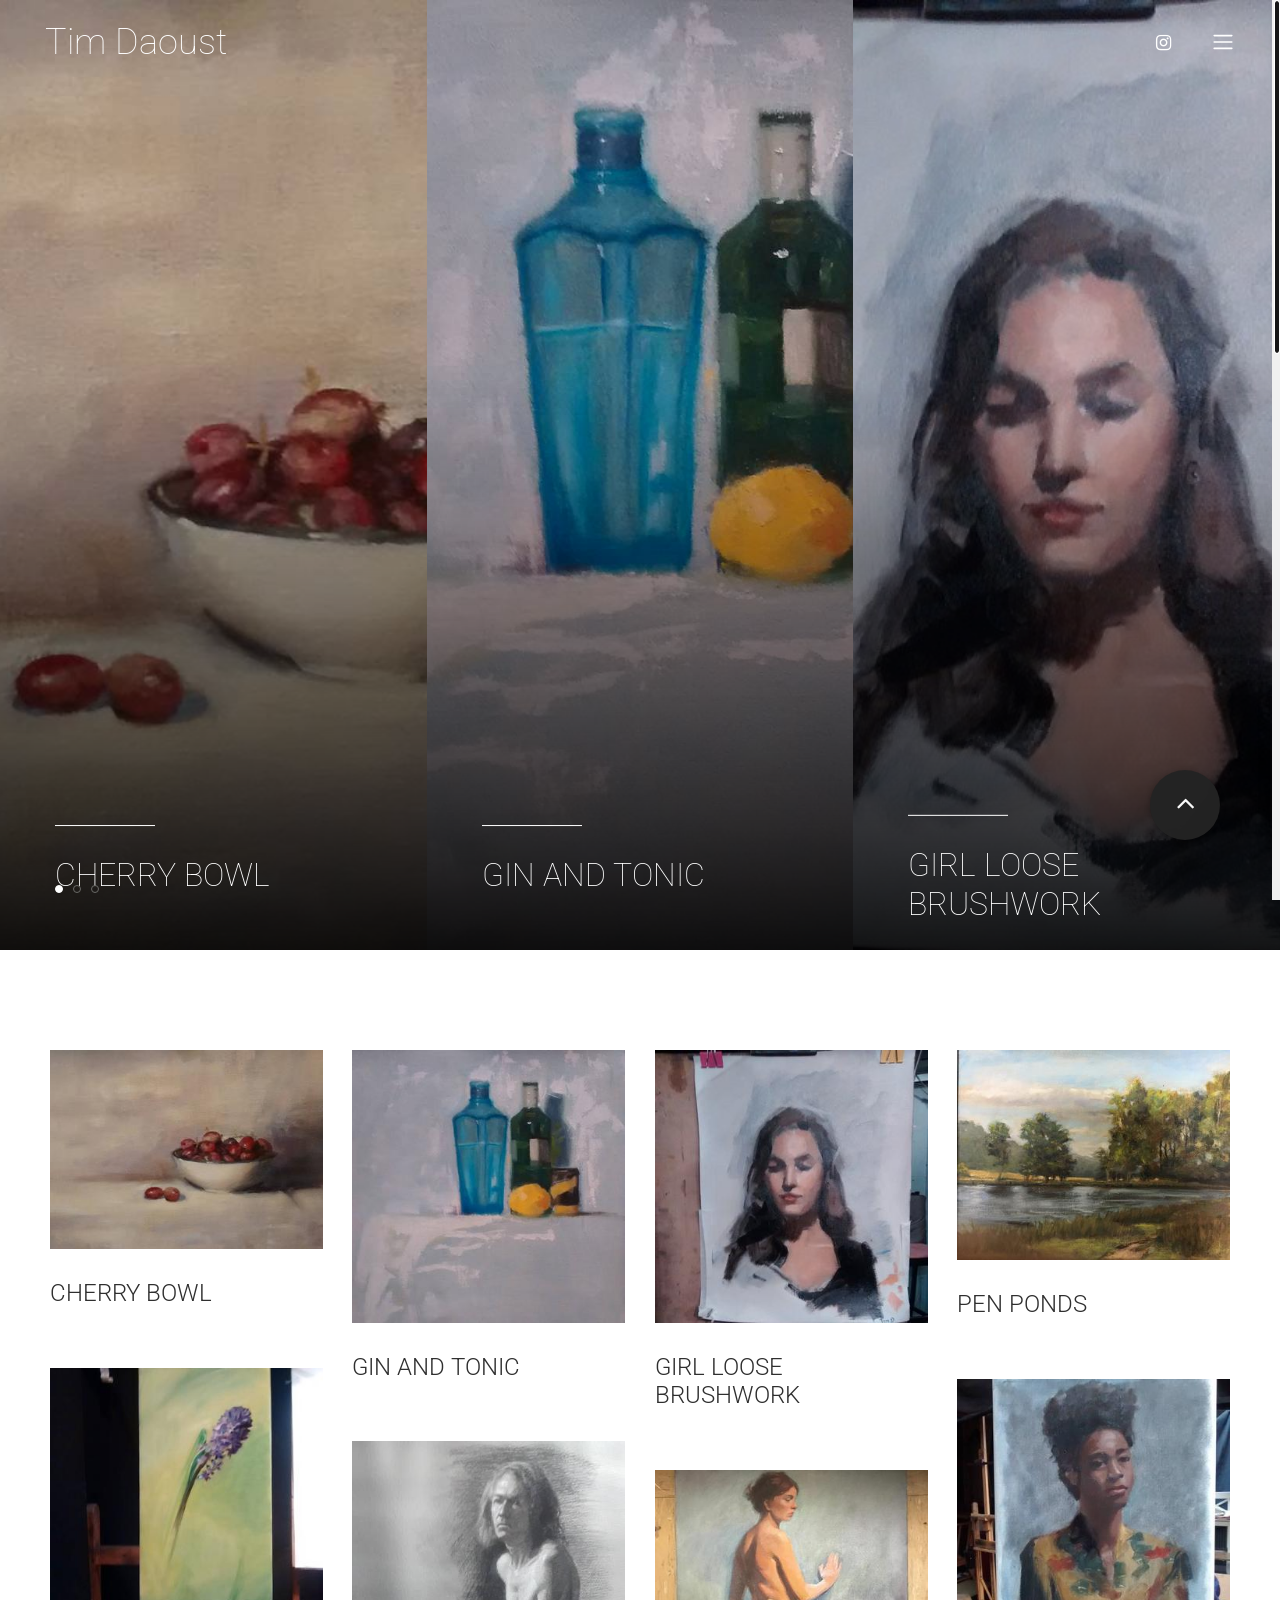
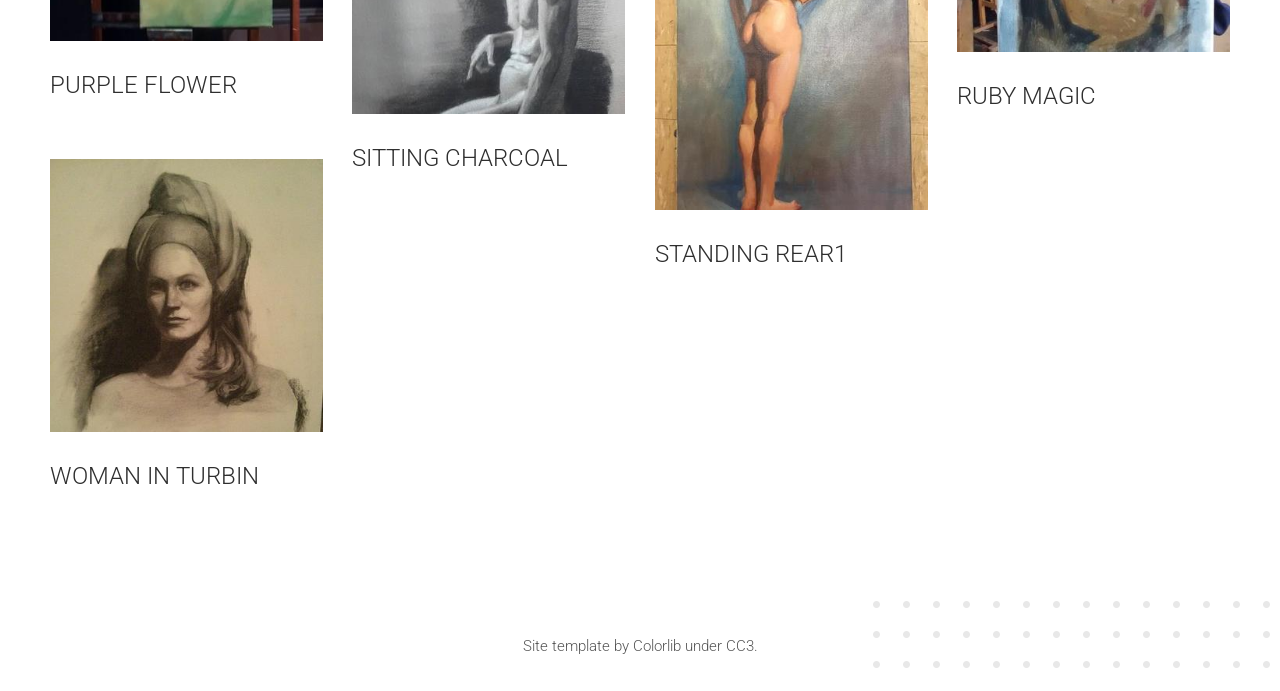
<file: index.html>
<!DOCTYPE html>
<html lang="en">

<head>
    <meta charset="UTF-8">
    <meta name="description" content="">
    <meta http-equiv="X-UA-Compatible" content="IE=edge">
    <meta name="viewport" content="width=device-width, initial-scale=1, shrink-to-fit=no">
    <!-- The above 4 meta tags *must* come first in the head; any other head content must come *after* these tags -->

    <!-- Title  -->
    <title>Tim Daoust</title>

    <!-- Favicon  -->
    <link rel="icon" href="img/core-img/favicon.ico">

    <!-- Style CSS -->
    <link rel="stylesheet" href="style.css">

</head>

<body>
    <!-- Preloader Start -->
    <div id="preloader">
        <div class="preload-content">
            <div id="sonar-load"></div>
        </div>
    </div>
    <!-- Preloader End -->

    <!-- Grids -->
    <div class="grids d-flex justify-content-between">
        <div class="grid1"></div>
        <div class="grid2"></div>
        <div class="grid3"></div>
        <div class="grid4"></div>
        <div class="grid5"></div>
        <div class="grid6"></div>
        <div class="grid7"></div>
        <div class="grid8"></div>
        <div class="grid9"></div>
    </div>

    <!-- ***** Main Menu Area Start ***** -->

    <div class="mainMenu d-flex align-items-center justify-content-between">
        <!-- Close Icon -->
        <div class="closeIcon">
            <i class="ti-close" aria-hidden="true"></i>
        </div>
        <!-- Logo Area -->
        <div class="logo-area">
            <a href="index.html">Tim Daoust</a>
        </div>
        <!-- Nav -->
        <div class="sonarNav wow fadeInUp" data-wow-delay="1s">
            <nav>
                <ul>
                    <li class="nav-item active">
                        <a class="nav-link" href="index.html">Home</a>
                    </li>
                    <li class="nav-item">
                        <a class="nav-link" href="about-me.html">About</a>
                    </li>
                    <li class="nav-item">
                        <a class="nav-link" href="portfolio.html">Portfolio</a>
                    </li>
                    <li class="nav-item">
                        <a class="nav-link" href="contact.html">Contact</a>
                    </li>
                </ul>
            </nav>
        </div>
        <!-- Copwrite Text -->
        <div class="copywrite-text">
            <p><!-- Link back to Colorlib can't be removed. Template is licensed under CC BY 3.0. -->
 Site template by <a href="https://colorlib.com" target="_blank">Colorlib</a> under <a href="https://creativecommons.org/licenses/by-nc/3.0/us/" target="_blank">CC3</a>.  
<!-- Link back to Colorlib can't be removed. Template is licensed under CC BY 3.0. -->
</p>
        </div>
    </div>
        <!-- ***** Main Menu Area End ***** -->

    <!-- ***** Header Area Start ***** -->

<header class="header-area">
        <div class="container-fluid">
            <div class="row">
                <div class="col-12">
                    <div class="menu-area d-flex justify-content-between">
                        <!-- Logo Area  -->
                        <div class="logo-area">
                            <a href="index.html">Tim Daoust</a>
                        </div>

                        <div class="menu-content-area d-flex align-items-center">
                            <!-- Header Social Area -->
                            <div class="header-social-area d-flex align-items-center">
                                <a href="https://www.instagram.com/digitalcoffeeink/" data-toggle="tooltip" data-placement="bottom" title="Instagram"><i class="fa fa-instagram" aria-hidden="true"></i></a>
                            </div>
                            <!-- Menu Icon -->
                            <span class="navbar-toggler-icon" id="menuIcon"></span>
                        </div>
                    </div>
                </div>
            </div>
        </div>
    </header>    
    <!-- ***** Header Area End ***** -->

    <!-- ***** Hero Area Start ***** -->
    <section class="hero-area">
        <div class="hero-slides owl-carousel">


            <!-- Single Hero Slide -->
            <div class="single-hero-slide bg-img slide-background-overlay" style="background-image: url(img/mainpage-img/main_header/cherry_bowl.jpg);">
                <div class="container h-100">
                    <div class="row h-100 align-items-end">
                        <div class="col-12">
                            <div class="hero-slides-content">
                                <div class="line"></div>
                                <h2>CHERRY BOWL</h2>
                            </div>
                        </div>
                    </div>
                </div>
            </div>
            <!-- Single Hero Slide -->
            <div class="single-hero-slide bg-img slide-background-overlay" style="background-image: url(img/mainpage-img/main_header/gin_and_tonic.jpg);">
                <div class="container h-100">
                    <div class="row h-100 align-items-end">
                        <div class="col-12">
                            <div class="hero-slides-content">
                                <div class="line"></div>
                                <h2>GIN AND TONIC</h2>
                            </div>
                        </div>
                    </div>
                </div>
            </div>
            <!-- Single Hero Slide -->
            <div class="single-hero-slide bg-img slide-background-overlay" style="background-image: url(img/mainpage-img/main_header/girl_loose_brushwork.jpg);">
                <div class="container h-100">
                    <div class="row h-100 align-items-end">
                        <div class="col-12">
                            <div class="hero-slides-content">
                                <div class="line"></div>
                                <h2>GIRL LOOSE BRUSHWORK</h2>
                            </div>
                        </div>
                    </div>
                </div>
            </div>
            <!-- Single Hero Slide -->
            <div class="single-hero-slide bg-img slide-background-overlay" style="background-image: url(img/mainpage-img/main_header/pen_ponds.jpg);">
                <div class="container h-100">
                    <div class="row h-100 align-items-end">
                        <div class="col-12">
                            <div class="hero-slides-content">
                                <div class="line"></div>
                                <h2>PEN PONDS</h2>
                            </div>
                        </div>
                    </div>
                </div>
            </div>
            <!-- Single Hero Slide -->
            <div class="single-hero-slide bg-img slide-background-overlay" style="background-image: url(img/mainpage-img/main_header/purple_flower.jpg);">
                <div class="container h-100">
                    <div class="row h-100 align-items-end">
                        <div class="col-12">
                            <div class="hero-slides-content">
                                <div class="line"></div>
                                <h2>PURPLE FLOWER</h2>
                            </div>
                        </div>
                    </div>
                </div>
            </div>
            <!-- Single Hero Slide -->
            <div class="single-hero-slide bg-img slide-background-overlay" style="background-image: url(img/mainpage-img/main_header/ruby_magic.jpg);">
                <div class="container h-100">
                    <div class="row h-100 align-items-end">
                        <div class="col-12">
                            <div class="hero-slides-content">
                                <div class="line"></div>
                                <h2>RUBY MAGIC</h2>
                            </div>
                        </div>
                    </div>
                </div>
            </div>
            <!-- Single Hero Slide -->
            <div class="single-hero-slide bg-img slide-background-overlay" style="background-image: url(img/mainpage-img/main_header/sitting_charcoal.jpg);">
                <div class="container h-100">
                    <div class="row h-100 align-items-end">
                        <div class="col-12">
                            <div class="hero-slides-content">
                                <div class="line"></div>
                                <h2>SITTING CHARCOAL</h2>
                            </div>
                        </div>
                    </div>
                </div>
            </div>
            <!-- Single Hero Slide -->
            <div class="single-hero-slide bg-img slide-background-overlay" style="background-image: url(img/mainpage-img/main_header/standing_rear1.jpg);">
                <div class="container h-100">
                    <div class="row h-100 align-items-end">
                        <div class="col-12">
                            <div class="hero-slides-content">
                                <div class="line"></div>
                                <h2>STANDING REAR1</h2>
                            </div>
                        </div>
                    </div>
                </div>
            </div>
            <!-- Single Hero Slide -->
            <div class="single-hero-slide bg-img slide-background-overlay" style="background-image: url(img/mainpage-img/main_header/woman_in_turbin.jpg);">
                <div class="container h-100">
                    <div class="row h-100 align-items-end">
                        <div class="col-12">
                            <div class="hero-slides-content">
                                <div class="line"></div>
                                <h2>WOMAN IN TURBIN</h2>
                            </div>
                        </div>
                    </div>
                </div>
            </div>


        </div>
    </section>
    <!-- ***** Hero Area End ***** -->

    <!-- ***** Portfolio Area Start ***** -->
    <section class="sonar-projects-area" id="projects">
        <div class="container-fluid">
            <div class="row sonar-portfolio">


                <!-- Single gallery Item -->
                <div class="col-12 col-sm-6 col-lg-3 single_gallery_item  wow fadeInUpBig" data-wow-delay="300ms">
                    <a class="gallery-img" href="img/mainpage-img/main_portfolio/cherry_bowl.jpg"><img src="img/thumbnails/mainpage-img/main_portfolio/cherry_bowl_sm.jpg" alt=""></a>
                    <!-- Gallery Content -->
                    <div class="gallery-content">
                        <h4>CHERRY BOWL</h4>
                        <p></p>
                    </div>
                </div>	
                <!-- Single gallery Item -->
                <div class="col-12 col-sm-6 col-lg-3 single_gallery_item  wow fadeInUpBig" data-wow-delay="300ms">
                    <a class="gallery-img" href="img/mainpage-img/main_portfolio/gin_and_tonic.jpg"><img src="img/thumbnails/mainpage-img/main_portfolio/gin_and_tonic_sm.jpg" alt=""></a>
                    <!-- Gallery Content -->
                    <div class="gallery-content">
                        <h4>GIN AND TONIC</h4>
                        <p></p>
                    </div>
                </div>	
                <!-- Single gallery Item -->
                <div class="col-12 col-sm-6 col-lg-3 single_gallery_item  wow fadeInUpBig" data-wow-delay="300ms">
                    <a class="gallery-img" href="img/mainpage-img/main_portfolio/girl_loose_brushwork.jpg"><img src="img/thumbnails/mainpage-img/main_portfolio/girl_loose_brushwork_sm.jpg" alt=""></a>
                    <!-- Gallery Content -->
                    <div class="gallery-content">
                        <h4>GIRL LOOSE BRUSHWORK</h4>
                        <p></p>
                    </div>
                </div>	
                <!-- Single gallery Item -->
                <div class="col-12 col-sm-6 col-lg-3 single_gallery_item  wow fadeInUpBig" data-wow-delay="300ms">
                    <a class="gallery-img" href="img/mainpage-img/main_portfolio/pen_ponds.jpg"><img src="img/thumbnails/mainpage-img/main_portfolio/pen_ponds_sm.jpg" alt=""></a>
                    <!-- Gallery Content -->
                    <div class="gallery-content">
                        <h4>PEN PONDS</h4>
                        <p></p>
                    </div>
                </div>	
                <!-- Single gallery Item -->
                <div class="col-12 col-sm-6 col-lg-3 single_gallery_item  wow fadeInUpBig" data-wow-delay="300ms">
                    <a class="gallery-img" href="img/mainpage-img/main_portfolio/purple_flower.jpg"><img src="img/thumbnails/mainpage-img/main_portfolio/purple_flower_sm.jpg" alt=""></a>
                    <!-- Gallery Content -->
                    <div class="gallery-content">
                        <h4>PURPLE FLOWER</h4>
                        <p></p>
                    </div>
                </div>	
                <!-- Single gallery Item -->
                <div class="col-12 col-sm-6 col-lg-3 single_gallery_item  wow fadeInUpBig" data-wow-delay="300ms">
                    <a class="gallery-img" href="img/mainpage-img/main_portfolio/ruby_magic.jpg"><img src="img/thumbnails/mainpage-img/main_portfolio/ruby_magic_sm.jpg" alt=""></a>
                    <!-- Gallery Content -->
                    <div class="gallery-content">
                        <h4>RUBY MAGIC</h4>
                        <p></p>
                    </div>
                </div>	
                <!-- Single gallery Item -->
                <div class="col-12 col-sm-6 col-lg-3 single_gallery_item  wow fadeInUpBig" data-wow-delay="300ms">
                    <a class="gallery-img" href="img/mainpage-img/main_portfolio/sitting_charcoal.jpg"><img src="img/thumbnails/mainpage-img/main_portfolio/sitting_charcoal_sm.jpg" alt=""></a>
                    <!-- Gallery Content -->
                    <div class="gallery-content">
                        <h4>SITTING CHARCOAL</h4>
                        <p></p>
                    </div>
                </div>	
                <!-- Single gallery Item -->
                <div class="col-12 col-sm-6 col-lg-3 single_gallery_item  wow fadeInUpBig" data-wow-delay="300ms">
                    <a class="gallery-img" href="img/mainpage-img/main_portfolio/standing_rear1.jpg"><img src="img/thumbnails/mainpage-img/main_portfolio/standing_rear1_sm.jpg" alt=""></a>
                    <!-- Gallery Content -->
                    <div class="gallery-content">
                        <h4>STANDING REAR1</h4>
                        <p></p>
                    </div>
                </div>	
                <!-- Single gallery Item -->
                <div class="col-12 col-sm-6 col-lg-3 single_gallery_item  wow fadeInUpBig" data-wow-delay="300ms">
                    <a class="gallery-img" href="img/mainpage-img/main_portfolio/woman_in_turbin.jpg"><img src="img/thumbnails/mainpage-img/main_portfolio/woman_in_turbin_sm.jpg" alt=""></a>
                    <!-- Gallery Content -->
                    <div class="gallery-content">
                        <h4>WOMAN IN TURBIN</h4>
                        <p></p>
                    </div>
                </div>	


        </div>
    </section>
    <!-- ***** Portfolio Area End ***** -->

    <!-- ***** Footer Area Start ***** -->

    <footer class="footer-area">
        <!-- back end content -->
        <div class="backEnd-content">
            <img class="dots" src="img/core-img/dots.png" alt="">
        </div>
        <div class="container">
            <div class="row">
                <div class="col-12">
                    <!-- Copywrite Text -->
                    <div class="copywrite-text">
                        <p><!-- Link back to Colorlib can't be removed. Template is licensed under CC BY 3.0. -->
Site template by <a href="https://colorlib.com" target="_blank">Colorlib</a> under <a href="https://creativecommons.org/licenses/by-nc/3.0/us/" target="_blank">CC3</a>.  
<!-- Link back to Colorlib can't be removed. Template is licensed under CC BY 3.0. -->
</p>
                    </div>
                </div>
            </div>
        </div>
    </footer>
        <!-- ***** Footer Area End ***** -->

    <!-- Global site tag (gtag.js) - Google Analytics -->
    <script async src="https://www.googletagmanager.com/gtag/js?id=UA-153110946-1"></script>
    <script>
      window.dataLayer = window.dataLayer || [];
      function gtag(){dataLayer.push(arguments);}
      gtag('js', new Date());
      gtag('config', 'UA-153110946-1');
    </script>

    <!-- jQuery (Necessary for All JavaScript Plugins) -->
    <script src="js/jquery/jquery-2.2.4.min.js"></script>
    <!-- Popper js -->
    <script src="js/popper.min.js"></script>
    <!-- Bootstrap js -->
    <script src="js/bootstrap.min.js"></script>
    <!-- Plugins js -->
    <script src="js/plugins.js"></script>
    <!-- Active js -->
    <script src="js/active.js"></script>

</body>

</html>
</file>
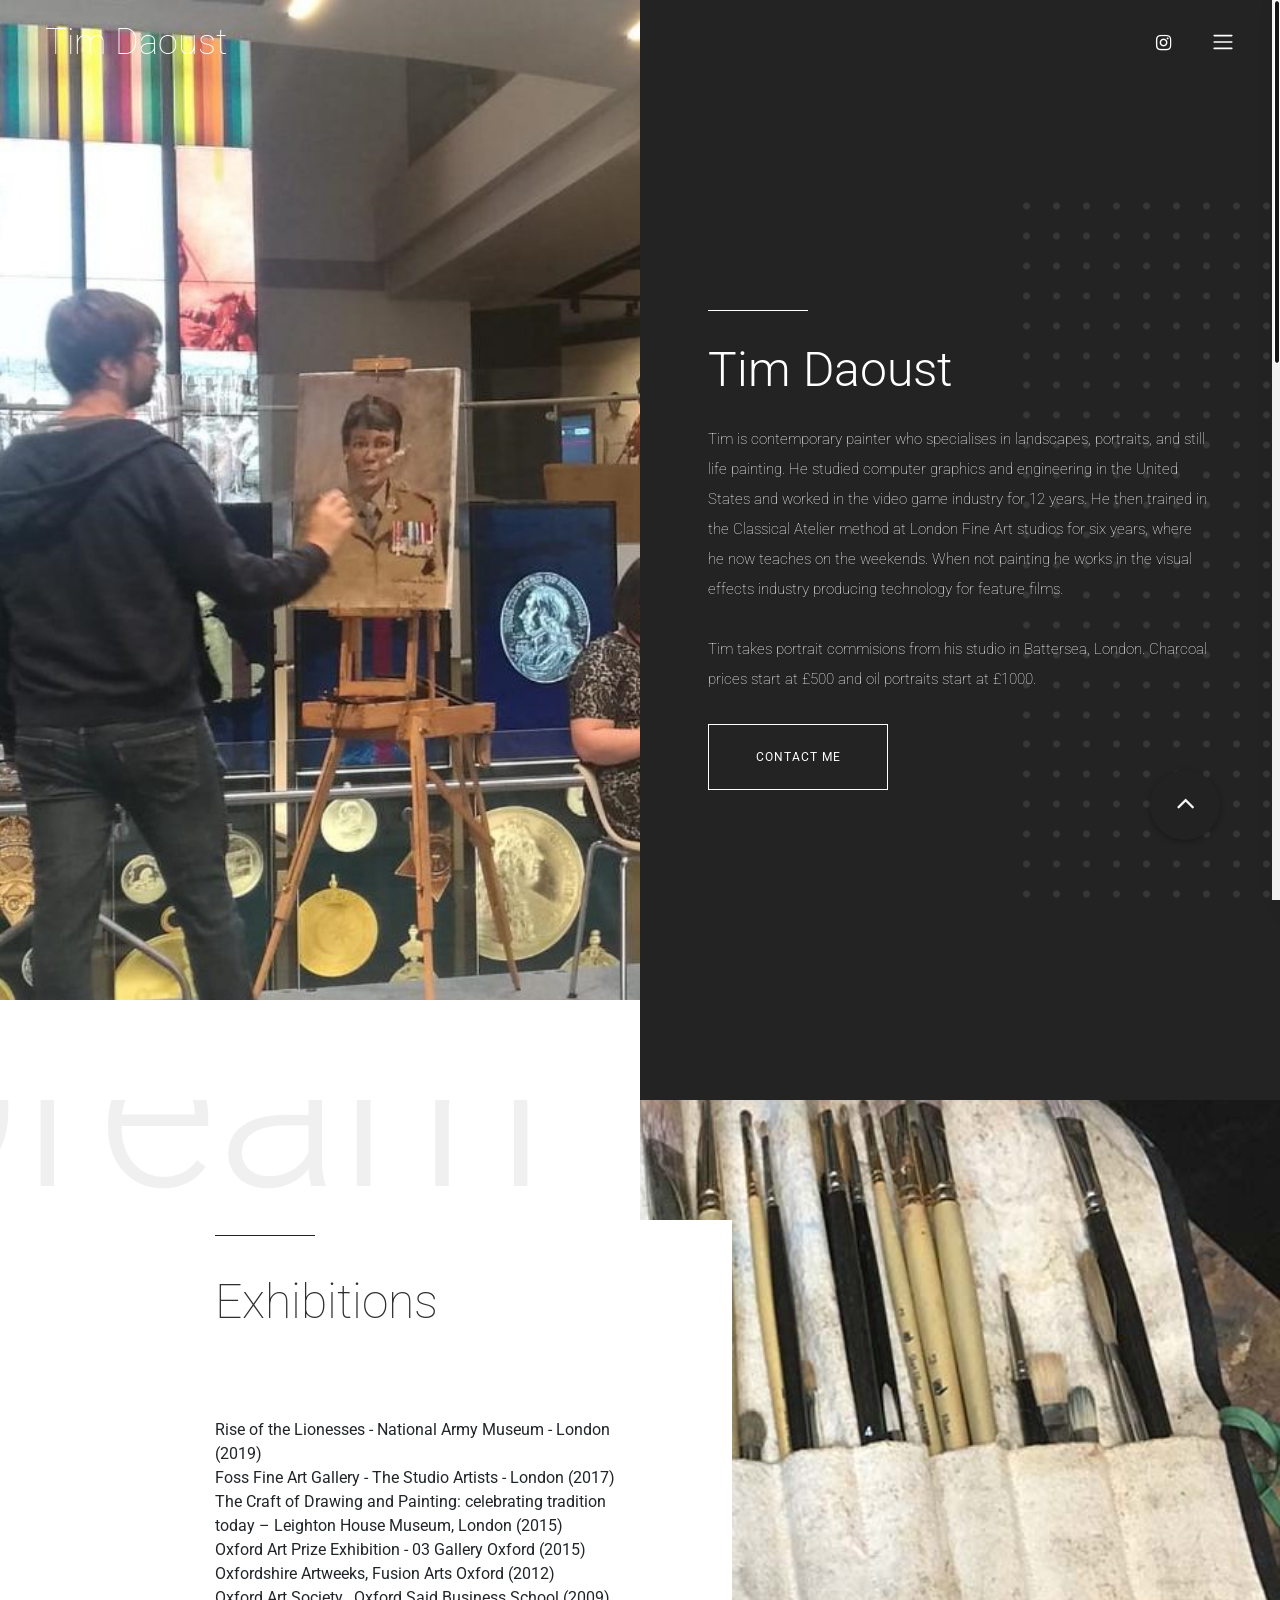
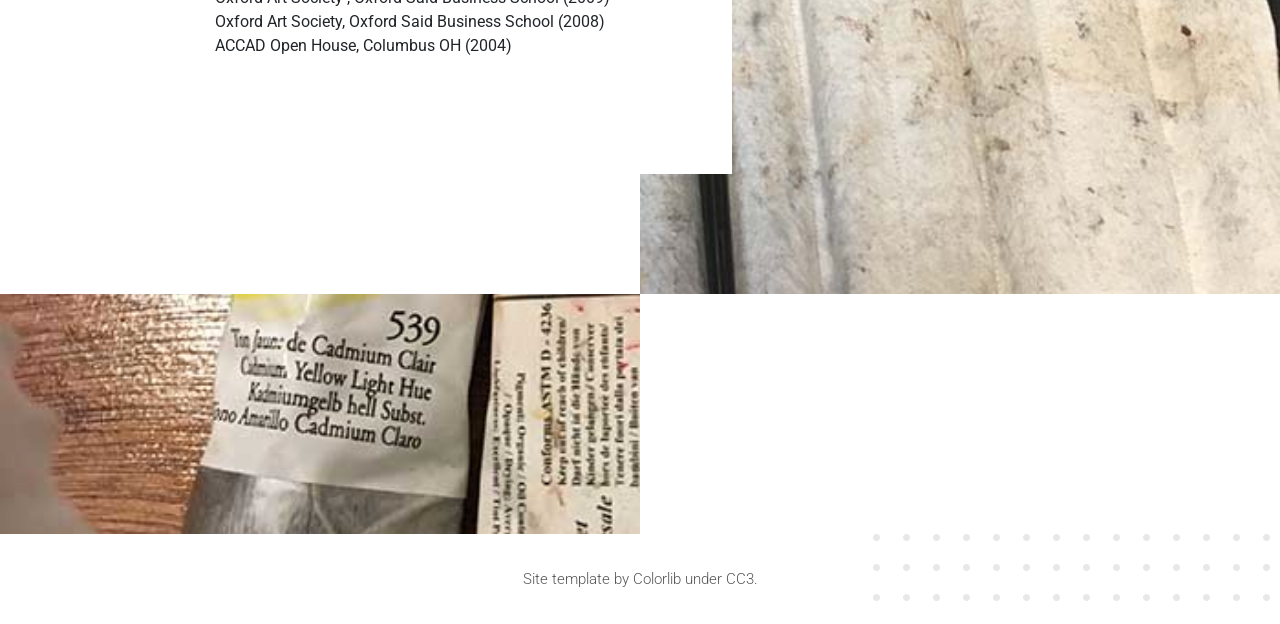
<file: about-me.html>
<!DOCTYPE html>
<html lang="en">

<head>
    <meta charset="UTF-8">
    <meta name="description" content="">
    <meta http-equiv="X-UA-Compatible" content="IE=edge">
    <meta name="viewport" content="width=device-width, initial-scale=1, shrink-to-fit=no">
    <!-- The above 4 meta tags *must* come first in the head; any other head content must come *after* these tags -->

    <!-- Title  -->
    <title>Tim Daoust</title>

    <!-- Favicon  -->
    <link rel="icon" href="img/core-img/favicon.ico">

    <!-- Style CSS -->
    <link rel="stylesheet" href="style.css">

</head>

<body>
    <!-- Preloader Start -->
    <div id="preloader">
        <div class="preload-content">
            <div id="sonar-load"></div>
        </div>
    </div>
    <!-- Preloader End -->

    <!-- ***** Main Menu Area Start ***** -->

    <div class="mainMenu d-flex align-items-center justify-content-between">
        <!-- Close Icon -->
        <div class="closeIcon">
            <i class="ti-close" aria-hidden="true"></i>
        </div>
        <!-- Logo Area -->
        <div class="logo-area">
            <a href="index.html">Tim Daoust</a>
        </div>
        <!-- Nav -->
        <div class="sonarNav wow fadeInUp" data-wow-delay="1s">
            <nav>
                <ul>
                    <li class="nav-item active">
                        <a class="nav-link" href="index.html">Home</a>
                    </li>
                    <li class="nav-item">
                        <a class="nav-link" href="about-me.html">About</a>
                    </li>
                    <li class="nav-item">
                        <a class="nav-link" href="portfolio.html">Portfolio</a>
                    </li>
                    <li class="nav-item">
                        <a class="nav-link" href="contact.html">Contact</a>
                    </li>
                </ul>
            </nav>
        </div>
        <!-- Copwrite Text -->
        <div class="copywrite-text">
            <p><!-- Link back to Colorlib can't be removed. Template is licensed under CC BY 3.0. -->
 Site template by <a href="https://colorlib.com" target="_blank">Colorlib</a> under <a href="https://creativecommons.org/licenses/by-nc/3.0/us/" target="_blank">CC3</a>.  
<!-- Link back to Colorlib can't be removed. Template is licensed under CC BY 3.0. -->
</p>
        </div>
    </div>
        <!-- ***** Main Menu Area End ***** -->

    <!-- ***** Header Area Start ***** -->

<header class="header-area">
        <div class="container-fluid">
            <div class="row">
                <div class="col-12">
                    <div class="menu-area d-flex justify-content-between">
                        <!-- Logo Area  -->
                        <div class="logo-area">
                            <a href="index.html">Tim Daoust</a>
                        </div>

                        <div class="menu-content-area d-flex align-items-center">
                            <!-- Header Social Area -->
                            <div class="header-social-area d-flex align-items-center">
                                <a href="https://www.instagram.com/digitalcoffeeink/" data-toggle="tooltip" data-placement="bottom" title="Instagram"><i class="fa fa-instagram" aria-hidden="true"></i></a>
                            </div>
                            <!-- Menu Icon -->
                            <span class="navbar-toggler-icon" id="menuIcon"></span>
                        </div>
                    </div>
                </div>
            </div>
        </div>
    </header>    
    <!-- ***** Header Area End ***** -->

    <!-- ***** Hero Area Start ***** -->
    <div class="hero-area d-flex align-items-center">
        <!-- Back End Content -->
        <div class="backEnd-content">
            <img class="dots" src="img/core-img/dots.png" alt="">
        </div>

        <!-- Hero Thumbnail -->
        <div class="hero-thumbnail aboutUs equalize bg-img" style="background-image:  url(img/bg-img/about.jpg); background-position: left"></div>

        <!-- Hero Content -->
        <div class="hero-content aboutUs equalize">
            <div class="container-fluid h-100">
                <div class="row h-100 align-items-center justify-content-center">
                    <div class="col-12 col-md-10">
                        <div class="line"></div>
                        <h2>Tim Daoust </h2>
                        <p>Tim is contemporary painter who specialises in landscapes, portraits, and still life painting.  He studied
                         computer graphics and engineering in the United States and worked in the video game industry for 12 years.  He
                         then trained in the Classical Atelier method at London Fine Art studios for six years, where he now teaches on the weekends.
                          When not painting he works in the visual effects industry producing technology for feature films.
                          <br> <br>
                          Tim takes portrait commisions from his studio in Battersea, London.  Charcoal prices start at £500 and oil portraits start at £1000.
                          </p>
                        <a href="mailto:tim.daoust@gmail.com" class="btn sonar-btn white-btn">contact me</a>
                    </div>
                </div>
            </div>
        </div>
    </div>
    <!-- ***** Hero Area End ***** -->

    <div class="sonar-about-us-area bg-img" style="background-image: url(img/bg-img/about2.jpg);">
        <!-- Back End Content -->
        <div class="backEnd-content">
            <h2>Dream</h2>
        </div>

        <div class="container-fluid">
            <div class="row">
                <div class="col-12 col-md-10 col-lg-7">
                    <div class="about-us-content bg-white">
                        <div class="section-heading text-left wow fadeInUp" data-wow-delay="300ms">
                            <div class="line"></div>
                            <h2>Exhibitions</h2>
                        </div>
                        <p class="wow fadeInUp" data-wow-delay="300ms">
                            <ul class="nomarker">
                                <li>Rise of the Lionesses -   National Army Museum - London (2019) </li>
                                <li>Foss Fine Art Gallery - The Studio Artists - London (2017) </li>
                                <li>The Craft of Drawing and Painting: celebrating tradition today – Leighton House Museum, London (2015) </li>
                                <li>Oxford Art Prize Exhibition  - 03 Gallery  Oxford (2015) </li>
                                <li>Oxfordshire Artweeks, Fusion Arts Oxford  (2012) </li>
                                <li>Oxford Art Society ,  Oxford Said Business School (2009) </li>
                                <li>Oxford Art Society, Oxford Said Business School  (2008) </li>
                                <li>ACCAD Open House, Columbus OH (2004) </li>
                            </ul>
                        </p>
                    </div>
                </div>
            </div>
        </div>
    </div>

    <div class="sonar-about-us-area second-part bg-img" style="background-image: url(img/bg-img/about3.jpg);">
        <!-- Back End Content -->
        <div class="backEnd-content">
            <h2></h2>
        </div>
    </div>

    <!-- ***** Footer Area Start ***** -->

    <footer class="footer-area">
        <!-- back end content -->
        <div class="backEnd-content">
            <img class="dots" src="img/core-img/dots.png" alt="">
        </div>
        <div class="container">
            <div class="row">
                <div class="col-12">
                    <!-- Copywrite Text -->
                    <div class="copywrite-text">
                        <p><!-- Link back to Colorlib can't be removed. Template is licensed under CC BY 3.0. -->
Site template by <a href="https://colorlib.com" target="_blank">Colorlib</a> under <a href="https://creativecommons.org/licenses/by-nc/3.0/us/" target="_blank">CC3</a>.  
<!-- Link back to Colorlib can't be removed. Template is licensed under CC BY 3.0. -->
</p>
                    </div>
                </div>
            </div>
        </div>
    </footer>
        <!-- ***** Footer Area End ***** -->

    <!-- Global site tag (gtag.js) - Google Analytics -->
    <script async src="https://www.googletagmanager.com/gtag/js?id=UA-153110946-1"></script>
    <script>
      window.dataLayer = window.dataLayer || [];
      function gtag(){dataLayer.push(arguments);}
      gtag('js', new Date());
      gtag('config', 'UA-153110946-1');
    </script>

    <!-- jQuery (Necessary for All JavaScript Plugins) -->
    <script src="js/jquery/jquery-2.2.4.min.js"></script>
    <!-- Popper js -->
    <script src="js/popper.min.js"></script>
    <!-- Bootstrap js -->
    <script src="js/bootstrap.min.js"></script>
    <!-- Plugins js -->
    <script src="js/plugins.js"></script>
    <!-- Active js -->
    <script src="js/active.js"></script>

</body>

</html>
</file>
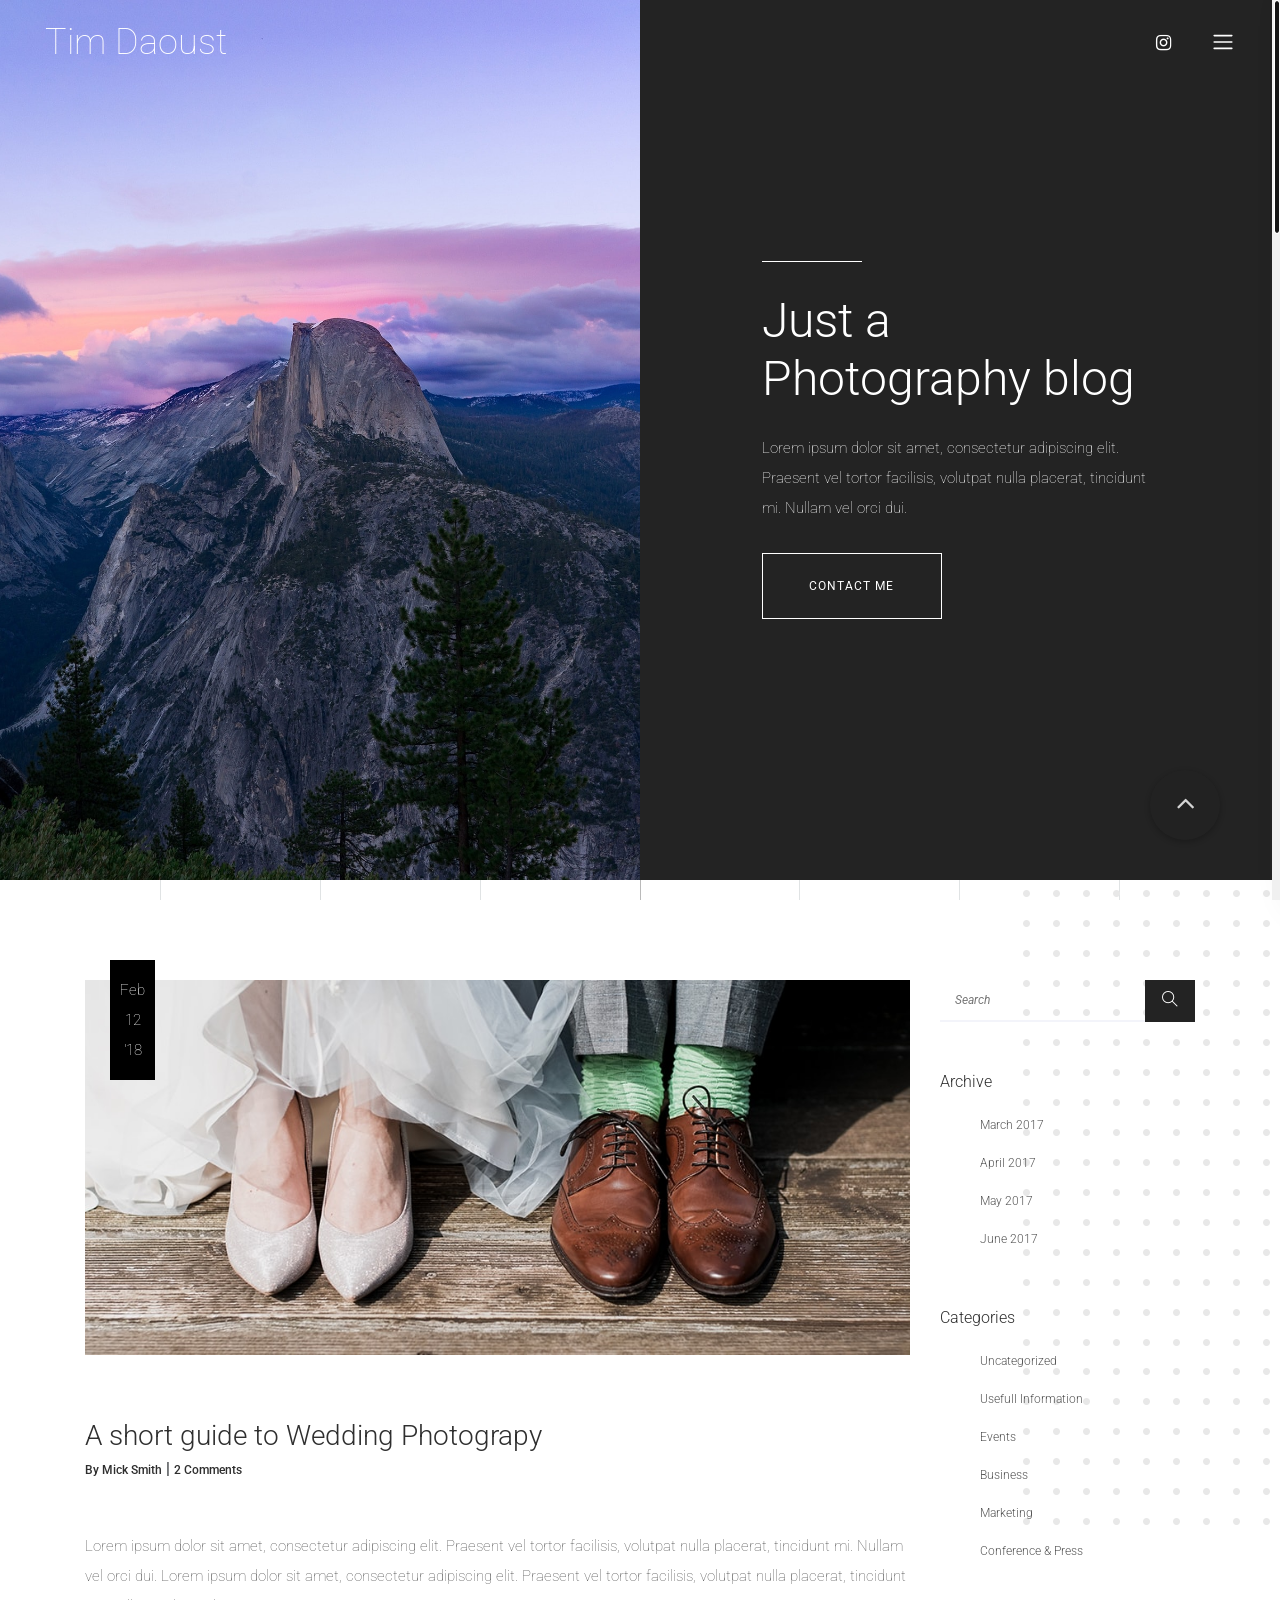
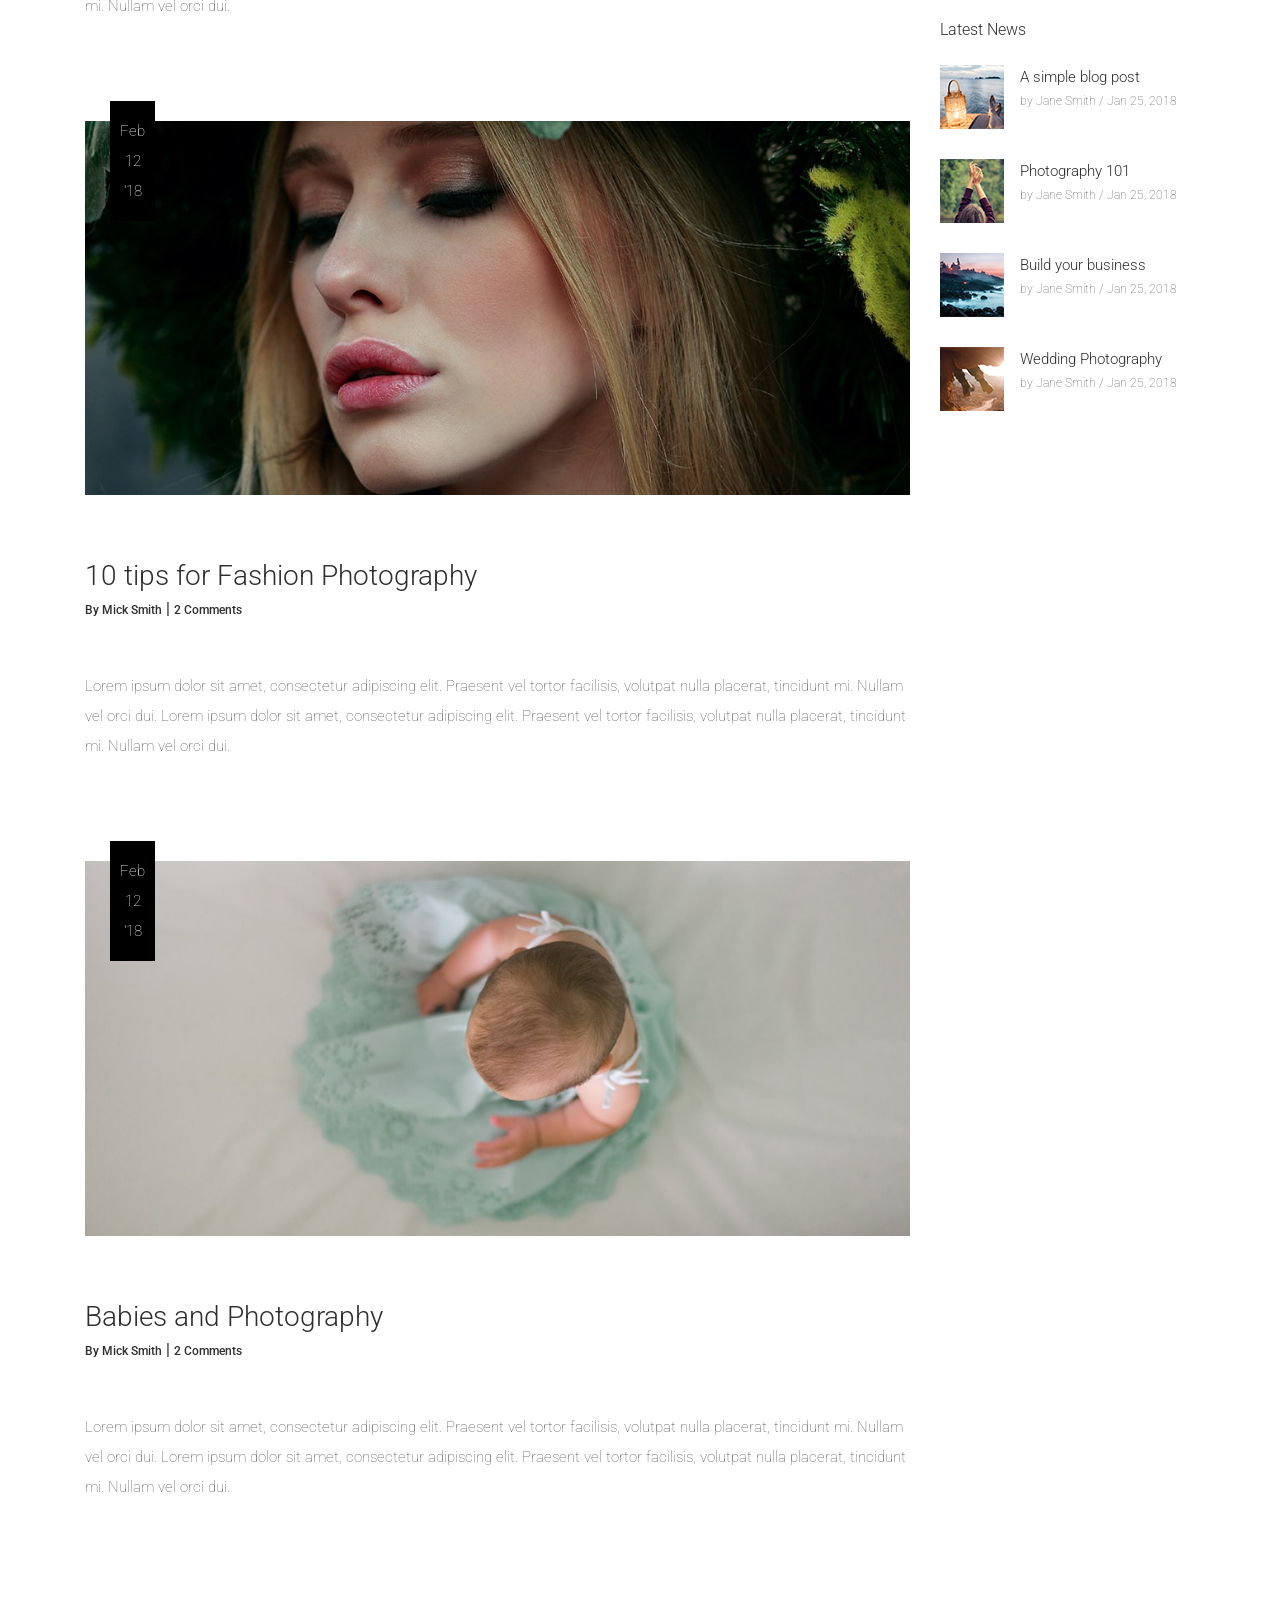
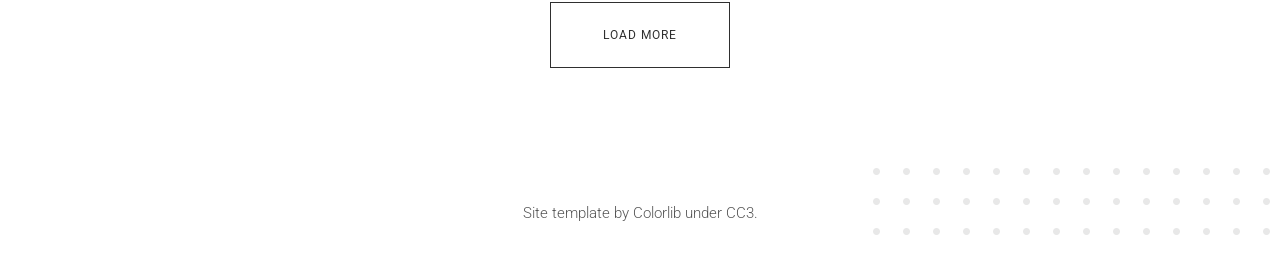
<file: blog.html>
<!DOCTYPE html>
<html lang="en">

<head>
    <meta charset="UTF-8">
    <meta name="description" content="">
    <meta http-equiv="X-UA-Compatible" content="IE=edge">
    <meta name="viewport" content="width=device-width, initial-scale=1, shrink-to-fit=no">
    <!-- The above 4 meta tags *must* come first in the head; any other head content must come *after* these tags -->

    <!-- Title  -->
    <title>Tim Daoust</title>

    <!-- Favicon  -->
    <link rel="icon" href="img/core-img/favicon.ico">

    <!-- Style CSS -->
    <link rel="stylesheet" href="style.css">

</head>

<body>
    <!-- Preloader Start -->
    <div id="preloader">
        <div class="preload-content">
            <div id="sonar-load"></div>
        </div>
    </div>
    <!-- Preloader End -->

    <!-- Grids -->
    <div class="grids d-flex justify-content-between">
        <div class="grid1"></div>
        <div class="grid2"></div>
        <div class="grid3"></div>
        <div class="grid4"></div>
        <div class="grid5"></div>
        <div class="grid6"></div>
        <div class="grid7"></div>
        <div class="grid8"></div>
        <div class="grid9"></div>
    </div>

    <!-- ***** Main Menu Area Start ***** -->

    <div class="mainMenu d-flex align-items-center justify-content-between">
        <!-- Close Icon -->
        <div class="closeIcon">
            <i class="ti-close" aria-hidden="true"></i>
        </div>
        <!-- Logo Area -->
        <div class="logo-area">
            <a href="index.html">Tim Daoust</a>
        </div>
        <!-- Nav -->
        <div class="sonarNav wow fadeInUp" data-wow-delay="1s">
            <nav>
                <ul>
                    <li class="nav-item active">
                        <a class="nav-link" href="index.html">Home</a>
                    </li>
                    <li class="nav-item">
                        <a class="nav-link" href="about-me.html">About</a>
                    </li>
                    <li class="nav-item">
                        <a class="nav-link" href="portfolio.html">Portfolio</a>
                    </li>
                    <li class="nav-item">
                        <a class="nav-link" href="contact.html">Contact</a>
                    </li>
                </ul>
            </nav>
        </div>
        <!-- Copwrite Text -->
        <div class="copywrite-text">
            <p><!-- Link back to Colorlib can't be removed. Template is licensed under CC BY 3.0. -->
 Site template by <a href="https://colorlib.com" target="_blank">Colorlib</a> under <a href="https://creativecommons.org/licenses/by-nc/3.0/us/" target="_blank">CC3</a>.  
<!-- Link back to Colorlib can't be removed. Template is licensed under CC BY 3.0. -->
</p>
        </div>
    </div>
        <!-- ***** Main Menu Area End ***** -->

    <!-- ***** Header Area Start ***** -->

<header class="header-area">
        <div class="container-fluid">
            <div class="row">
                <div class="col-12">
                    <div class="menu-area d-flex justify-content-between">
                        <!-- Logo Area  -->
                        <div class="logo-area">
                            <a href="index.html">Tim Daoust</a>
                        </div>

                        <div class="menu-content-area d-flex align-items-center">
                            <!-- Header Social Area -->
                            <div class="header-social-area d-flex align-items-center">
                                <a href="https://www.instagram.com/digitalcoffeeink/" data-toggle="tooltip" data-placement="bottom" title="Instagram"><i class="fa fa-instagram" aria-hidden="true"></i></a>
                            </div>
                            <!-- Menu Icon -->
                            <span class="navbar-toggler-icon" id="menuIcon"></span>
                        </div>
                    </div>
                </div>
            </div>
        </div>
    </header>    
    <!-- ***** Header Area End ***** -->

    <!-- ***** Hero Area Start ***** -->
    <div class="hero-area d-flex align-items-center">
       
        <!-- Hero Thumbnail -->
        <div class="hero-thumbnail equalize bg-img" style="background-image: url(img/bg-img/blog.jpg);"></div>
        
        <!-- Hero Content -->
        <div class="hero-content equalize">
            <div class="container-fluid h-100">
                <div class="row h-100 align-items-center justify-content-center">
                    <div class="col-12 col-md-8">
                        <div class="line"></div>
                        <h2>Just a Photography blog</h2>
                        <p>Lorem ipsum dolor sit amet, consectetur adipiscing elit. Praesent vel tortor facilisis, volutpat nulla placerat, tincidunt mi. Nullam vel orci dui.</p>
                        <a href="#" class="btn sonar-btn white-btn">contact me</a>
                    </div>
                </div>
            </div>
        </div>
    </div>
    <!-- ***** Hero Area End ***** -->

    <!-- ***** Blog Area Start ***** -->
    <section class="sonar-blog-area section-padding-100">
        <!-- back end content -->
        <div class="backEnd-content">
            <img class="dots" src="img/core-img/dots.png" alt="">
        </div>

        <div class="container">
            <div class="row">
                <div class="col-12 col-md-9">

                    <!-- Single Blog Area -->
                    <div class="single-blog-area mb-100 wow fadeInUp" data-wow-delay="300ms">
                        <!-- Post Thumbnail -->
                        <div class="blog-post-thumbnail">
                            <img src="img/blog-img/1.jpg" alt="">
                            <!-- Post Date -->
                            <div class="post-date">
                                <a href="#">Feb 12 '18</a>
                            </div>
                        </div>
                        <!-- Post Content -->
                        <div class="post-content">
                            <a href="#" class="headline">A short guide to Wedding Photograpy</a>
                            <div class="post-meta">
                                <a href="#" class="comments">By Mick Smith</a> | <a href="#" class="comments">2 Comments</a>
                            </div>
                            <p>Lorem ipsum dolor sit amet, consectetur adipiscing elit. Praesent vel tortor facilisis, volutpat nulla placerat, tincidunt mi. Nullam vel orci dui. Lorem ipsum dolor sit amet, consectetur adipiscing elit. Praesent vel tortor facilisis, volutpat nulla placerat, tincidunt mi. Nullam vel orci dui.</p>
                        </div>
                    </div>

                    <!-- Single Blog Area -->
                    <div class="single-blog-area mb-100 wow fadeInUp" data-wow-delay="600ms">
                        <!-- Post Thumbnail -->
                        <div class="blog-post-thumbnail">
                            <img src="img/blog-img/2.jpg" alt="">
                            <!-- Post Date -->
                            <div class="post-date">
                                <a href="#">Feb 12 '18</a>
                            </div>
                        </div>
                        <!-- Post Content -->
                        <div class="post-content">
                            <a href="#" class="headline">10 tips for Fashion Photography</a>
                            <div class="post-meta">
                                <a href="#" class="comments">By Mick Smith</a> | <a href="#" class="comments">2 Comments</a>
                            </div>
                            <p>Lorem ipsum dolor sit amet, consectetur adipiscing elit. Praesent vel tortor facilisis, volutpat nulla placerat, tincidunt mi. Nullam vel orci dui. Lorem ipsum dolor sit amet, consectetur adipiscing elit. Praesent vel tortor facilisis, volutpat nulla placerat, tincidunt mi. Nullam vel orci dui.</p>
                        </div>
                    </div>

                    <!-- Single Blog Area -->
                    <div class="single-blog-area mb-100 wow fadeInUp" data-wow-delay="900ms">
                        <!-- Post Thumbnail -->
                        <div class="blog-post-thumbnail">
                            <img src="img/blog-img/3.jpg" alt="">
                            <!-- Post Date -->
                            <div class="post-date">
                                <a href="#">Feb 12 '18</a>
                            </div>
                        </div>
                        <!-- Post Content -->
                        <div class="post-content">
                            <a href="#" class="headline">Babies and Photography</a>
                            <div class="post-meta">
                                <a href="#" class="comments">By Mick Smith</a> | <a href="#" class="comments">2 Comments</a>
                            </div>
                            <p>Lorem ipsum dolor sit amet, consectetur adipiscing elit. Praesent vel tortor facilisis, volutpat nulla placerat, tincidunt mi. Nullam vel orci dui. Lorem ipsum dolor sit amet, consectetur adipiscing elit. Praesent vel tortor facilisis, volutpat nulla placerat, tincidunt mi. Nullam vel orci dui.</p>
                        </div>
                    </div>
                </div>

                <div class="col-12 col-md-3">
                    <div class="sonar-blog-sidebar-area">

                        <!-- Search Widget -->
                        <div class="search-widget-area mb-50">
                            <form action="#" method="get">
                                <input type="search" placeholder="Search">
                                <button type="submit"><i class="ti-search"></i></button>
                            </form>
                        </div>

                        <!-- Archive Widget -->
                        <div class="sonar-catagories-widget-area mb-50">
                            <h6>Archive</h6>
                            <ul class="catagories-menu">
                                <li><a href="#">March 2017</a></li>
                                <li><a href="#">April 2017</a></li>
                                <li><a href="#">May 2017</a></li>
                                <li><a href="#">June 2017</a></li>
                            </ul>
                        </div>

                        <!-- Catagories Widget -->
                        <div class="sonar-catagories-widget-area mb-50">
                            <h6>Categories</h6>
                            <ul class="catagories-menu">
                                <li><a href="#">Uncategorized</a></li>
                                <li><a href="#">Usefull Information</a></li>
                                <li><a href="#">Events</a></li>
                                <li><a href="#">Business</a></li>
                                <li><a href="#">Marketing</a></li>
                                <li><a href="#">Conference &amp; Press</a></li>
                            </ul>
                        </div>

                        <!-- Latest News -->
                        <div class="latest-news-widget-area mb-50">
                            <h6>Latest News</h6>
                            <div class="widget-blog-post">
                                <!-- Single Blog Post -->
                                <div class="widget-single-blog-post d-flex align-items-start">
                                    <div class="widget-post-thumbnail pr-3">
                                        <img src="img/blog-img/lp1.png" alt="">
                                    </div>
                                    <div class="widget-post-content">
                                        <a href="#">A simple blog post</a>
                                        <p>by Jane Smith / Jan 25, 2018</p>
                                    </div>
                                </div>
                                <!-- Single Blog Post -->
                                <div class="widget-single-blog-post d-flex align-items-start">
                                    <div class="widget-post-thumbnail pr-3">
                                        <img src="img/blog-img/lp2.png" alt="">
                                    </div>
                                    <div class="widget-post-content">
                                        <a href="#">Photography 101</a>
                                        <p>by Jane Smith / Jan 25, 2018</p>
                                    </div>
                                </div>
                                <!-- Single Blog Post -->
                                <div class="widget-single-blog-post d-flex align-items-start">
                                    <div class="widget-post-thumbnail pr-3">
                                        <img src="img/blog-img/lp3.png" alt="">
                                    </div>
                                    <div class="widget-post-content">
                                        <a href="#">Build your business</a>
                                        <p>by Jane Smith / Jan 25, 2018</p>
                                    </div>
                                </div>
                                <!-- Single Blog Post -->
                                <div class="widget-single-blog-post d-flex align-items-start">
                                    <div class="widget-post-thumbnail pr-3">
                                        <img src="img/blog-img/lp4.png" alt="">
                                    </div>
                                    <div class="widget-post-content">
                                        <a href="#">Wedding Photography</a>
                                        <p>by Jane Smith / Jan 25, 2018</p>
                                    </div>
                                </div>
                            </div>
                        </div>

                    </div>
                </div>
            </div>

            <div class="row">
                <div class="col-12 text-center wow fadeInUp" data-wow-delay="500ms">
                    <a href="#" class="btn sonar-btn">Load More</a>
                </div>
            </div>
        </div>
    </section>
    <!-- ***** Blog Area End ***** -->

    <!-- ***** Footer Area Start ***** -->

    <footer class="footer-area">
        <!-- back end content -->
        <div class="backEnd-content">
            <img class="dots" src="img/core-img/dots.png" alt="">
        </div>
        <div class="container">
            <div class="row">
                <div class="col-12">
                    <!-- Copywrite Text -->
                    <div class="copywrite-text">
                        <p><!-- Link back to Colorlib can't be removed. Template is licensed under CC BY 3.0. -->
Site template by <a href="https://colorlib.com" target="_blank">Colorlib</a> under <a href="https://creativecommons.org/licenses/by-nc/3.0/us/" target="_blank">CC3</a>.  
<!-- Link back to Colorlib can't be removed. Template is licensed under CC BY 3.0. -->
</p>
                    </div>
                </div>
            </div>
        </div>
    </footer>
        <!-- ***** Footer Area End ***** -->

    <!-- jQuery (Necessary for All JavaScript Plugins) -->
    <script src="js/jquery/jquery-2.2.4.min.js"></script>
    <!-- Popper js -->
    <script src="js/popper.min.js"></script>
    <!-- Bootstrap js -->
    <script src="js/bootstrap.min.js"></script>
    <!-- Plugins js -->
    <script src="js/plugins.js"></script>
    <!-- Active js -->
    <script src="js/active.js"></script>

</body>

</html>
</file>
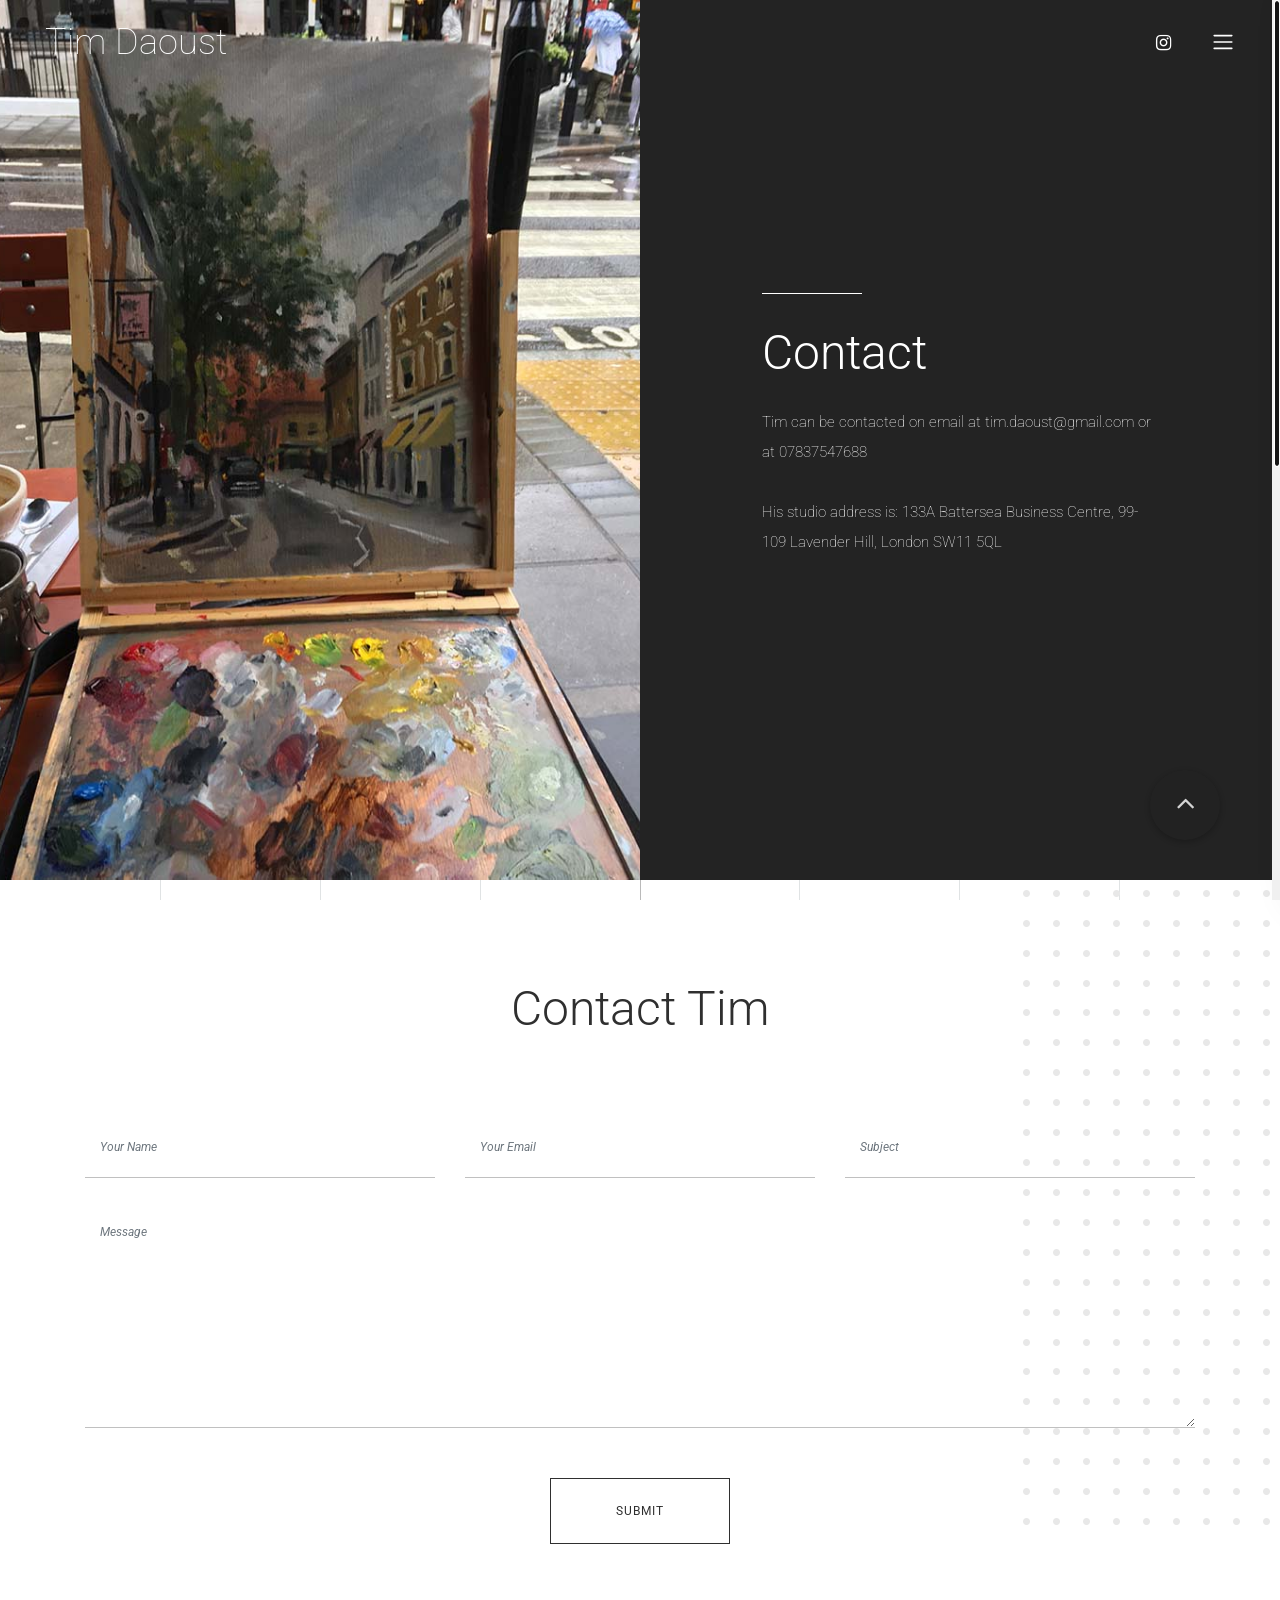
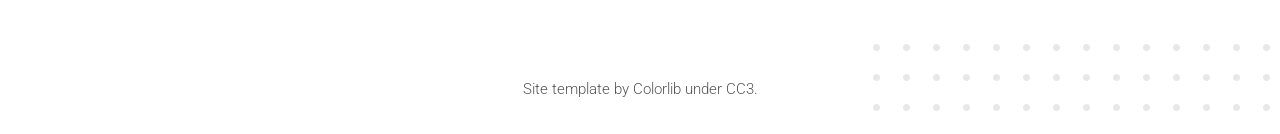
<file: contact.html>
<!DOCTYPE html>
<html lang="en">

<head>
    <meta charset="UTF-8">
    <meta name="description" content="">
    <meta http-equiv="X-UA-Compatible" content="IE=edge">
    <meta name="viewport" content="width=device-width, initial-scale=1, shrink-to-fit=no">
    <!-- The above 4 meta tags *must* come first in the head; any other head content must come *after* these tags -->

    <!-- Title  -->
    <title>Tim Daoust</title>

    <!-- Favicon  -->
    <link rel="icon" href="img/core-img/favicon.ico">

    <!-- Style CSS -->
    <link rel="stylesheet" href="style.css">

</head>

<body>
    <!-- Preloader Start -->
    <div id="preloader">
        <div class="preload-content">
            <div id="sonar-load"></div>
        </div>
    </div>
    <!-- Preloader End -->

    <!-- Grids -->
    <div class="grids d-flex justify-content-between">
        <div class="grid1"></div>
        <div class="grid2"></div>
        <div class="grid3"></div>
        <div class="grid4"></div>
        <div class="grid5"></div>
        <div class="grid6"></div>
        <div class="grid7"></div>
        <div class="grid8"></div>
        <div class="grid9"></div>
    </div>

    <!-- ***** Main Menu Area Start ***** -->

    <div class="mainMenu d-flex align-items-center justify-content-between">
        <!-- Close Icon -->
        <div class="closeIcon">
            <i class="ti-close" aria-hidden="true"></i>
        </div>
        <!-- Logo Area -->
        <div class="logo-area">
            <a href="index.html">Tim Daoust</a>
        </div>
        <!-- Nav -->
        <div class="sonarNav wow fadeInUp" data-wow-delay="1s">
            <nav>
                <ul>
                    <li class="nav-item active">
                        <a class="nav-link" href="index.html">Home</a>
                    </li>
                    <li class="nav-item">
                        <a class="nav-link" href="about-me.html">About</a>
                    </li>
                    <li class="nav-item">
                        <a class="nav-link" href="portfolio.html">Portfolio</a>
                    </li>
                    <li class="nav-item">
                        <a class="nav-link" href="contact.html">Contact</a>
                    </li>
                </ul>
            </nav>
        </div>
        <!-- Copwrite Text -->
        <div class="copywrite-text">
            <p><!-- Link back to Colorlib can't be removed. Template is licensed under CC BY 3.0. -->
 Site template by <a href="https://colorlib.com" target="_blank">Colorlib</a> under <a href="https://creativecommons.org/licenses/by-nc/3.0/us/" target="_blank">CC3</a>.  
<!-- Link back to Colorlib can't be removed. Template is licensed under CC BY 3.0. -->
</p>
        </div>
    </div>
        <!-- ***** Main Menu Area End ***** -->

    <!-- ***** Header Area Start ***** -->

<header class="header-area">
        <div class="container-fluid">
            <div class="row">
                <div class="col-12">
                    <div class="menu-area d-flex justify-content-between">
                        <!-- Logo Area  -->
                        <div class="logo-area">
                            <a href="index.html">Tim Daoust</a>
                        </div>

                        <div class="menu-content-area d-flex align-items-center">
                            <!-- Header Social Area -->
                            <div class="header-social-area d-flex align-items-center">
                                <a href="https://www.instagram.com/digitalcoffeeink/" data-toggle="tooltip" data-placement="bottom" title="Instagram"><i class="fa fa-instagram" aria-hidden="true"></i></a>
                            </div>
                            <!-- Menu Icon -->
                            <span class="navbar-toggler-icon" id="menuIcon"></span>
                        </div>
                    </div>
                </div>
            </div>
        </div>
    </header>    
    <!-- ***** Header Area End ***** -->

    <!-- ***** Hero Area Start ***** -->
    <div class="hero-area d-flex align-items-center">
       
        <!-- Hero Thumbnail -->
        <div class="hero-thumbnail equalize bg-img" style="background-image: url(img/bg-img/contact.jpg);"></div>
        
        <!-- Hero Content -->
        <div class="hero-content equalize">
            <div class="container-fluid h-100">
                <div class="row h-100 align-items-center justify-content-center">
                    <div class="col-12 col-md-8">
                        <div class="line"></div>
                        <h2>Contact</h2>
                        <p>
                        Tim can be contacted on email at tim.daoust@gmail.com or at 07837547688
                        <br><br>
                        His studio address is: 133A Battersea Business Centre, 99-109 Lavender Hill, London SW11 5QL
                        </p>
                    </div>
                </div>
            </div>
        </div>
    </div>
    <!-- ***** Hero Area End ***** -->

    <section class="sonar-contact-area section-padding-100">
        <!-- back end content -->
        <div class="backEnd-content">
            <img class="dots" src="img/core-img/dots.png" alt="">
        </div>
        
        <div class="container">
            <div class="row">
                <!-- Contact Form Area -->
                <div class="col-12">
                    <div class="contact-form text-center">
                        <h4>Contact Tim</h4>

                        <form action="mailto:tim.daoust@gmail.com" method="post">
                            <div class="row">
                                <div class="col-12 col-md-4">
                                    <div class="form-group">
                                        <input type="text" class="form-control" id="contact-name" placeholder="Your Name">
                                    </div>
                                </div>
                                <div class="col-12 col-md-4">
                                    <div class="form-group">
                                        <input type="email" class="form-control" id="contact-email" placeholder="Your Email">
                                    </div>
                                </div>
                                <div class="col-12 col-md-4">
                                    <div class="form-group">
                                        <input type="text" class="form-control" id="contact-email" placeholder="Subject">
                                    </div>
                                </div>
                                <div class="col-12">
                                    <div class="form-group">
                                        <textarea class="form-control" name="message" id="message" cols="30" rows="10" placeholder="Message"></textarea>
                                    </div>
                                </div>
                                <div class="col-12">
                                    <button type="submit" class="btn sonar-btn">Submit</button>
                                </div>
                            </div>
                        </form>
                    </div>
                </div>
            </div>
        </div>
    </section>

    <!-- ***** Footer Area Start ***** -->

    <footer class="footer-area">
        <!-- back end content -->
        <div class="backEnd-content">
            <img class="dots" src="img/core-img/dots.png" alt="">
        </div>
        <div class="container">
            <div class="row">
                <div class="col-12">
                    <!-- Copywrite Text -->
                    <div class="copywrite-text">
                        <p><!-- Link back to Colorlib can't be removed. Template is licensed under CC BY 3.0. -->
Site template by <a href="https://colorlib.com" target="_blank">Colorlib</a> under <a href="https://creativecommons.org/licenses/by-nc/3.0/us/" target="_blank">CC3</a>.  
<!-- Link back to Colorlib can't be removed. Template is licensed under CC BY 3.0. -->
</p>
                    </div>
                </div>
            </div>
        </div>
    </footer>
        <!-- ***** Footer Area End ***** -->

    <!-- Global site tag (gtag.js) - Google Analytics -->
    <script async src="https://www.googletagmanager.com/gtag/js?id=UA-153110946-1"></script>
    <script>
      window.dataLayer = window.dataLayer || [];
      function gtag(){dataLayer.push(arguments);}
      gtag('js', new Date());
      gtag('config', 'UA-153110946-1');
    </script>

    <!-- jQuery (Necessary for All JavaScript Plugins) -->
    <script src="js/jquery/jquery-2.2.4.min.js"></script>
    <!-- Popper js -->
    <script src="js/popper.min.js"></script>
    <!-- Bootstrap js -->
    <script src="js/bootstrap.min.js"></script>
    <!-- Plugins js -->
    <script src="js/plugins.js"></script>
    <!-- Active js -->
    <script src="js/active.js"></script>

</body>

</html>
</file>
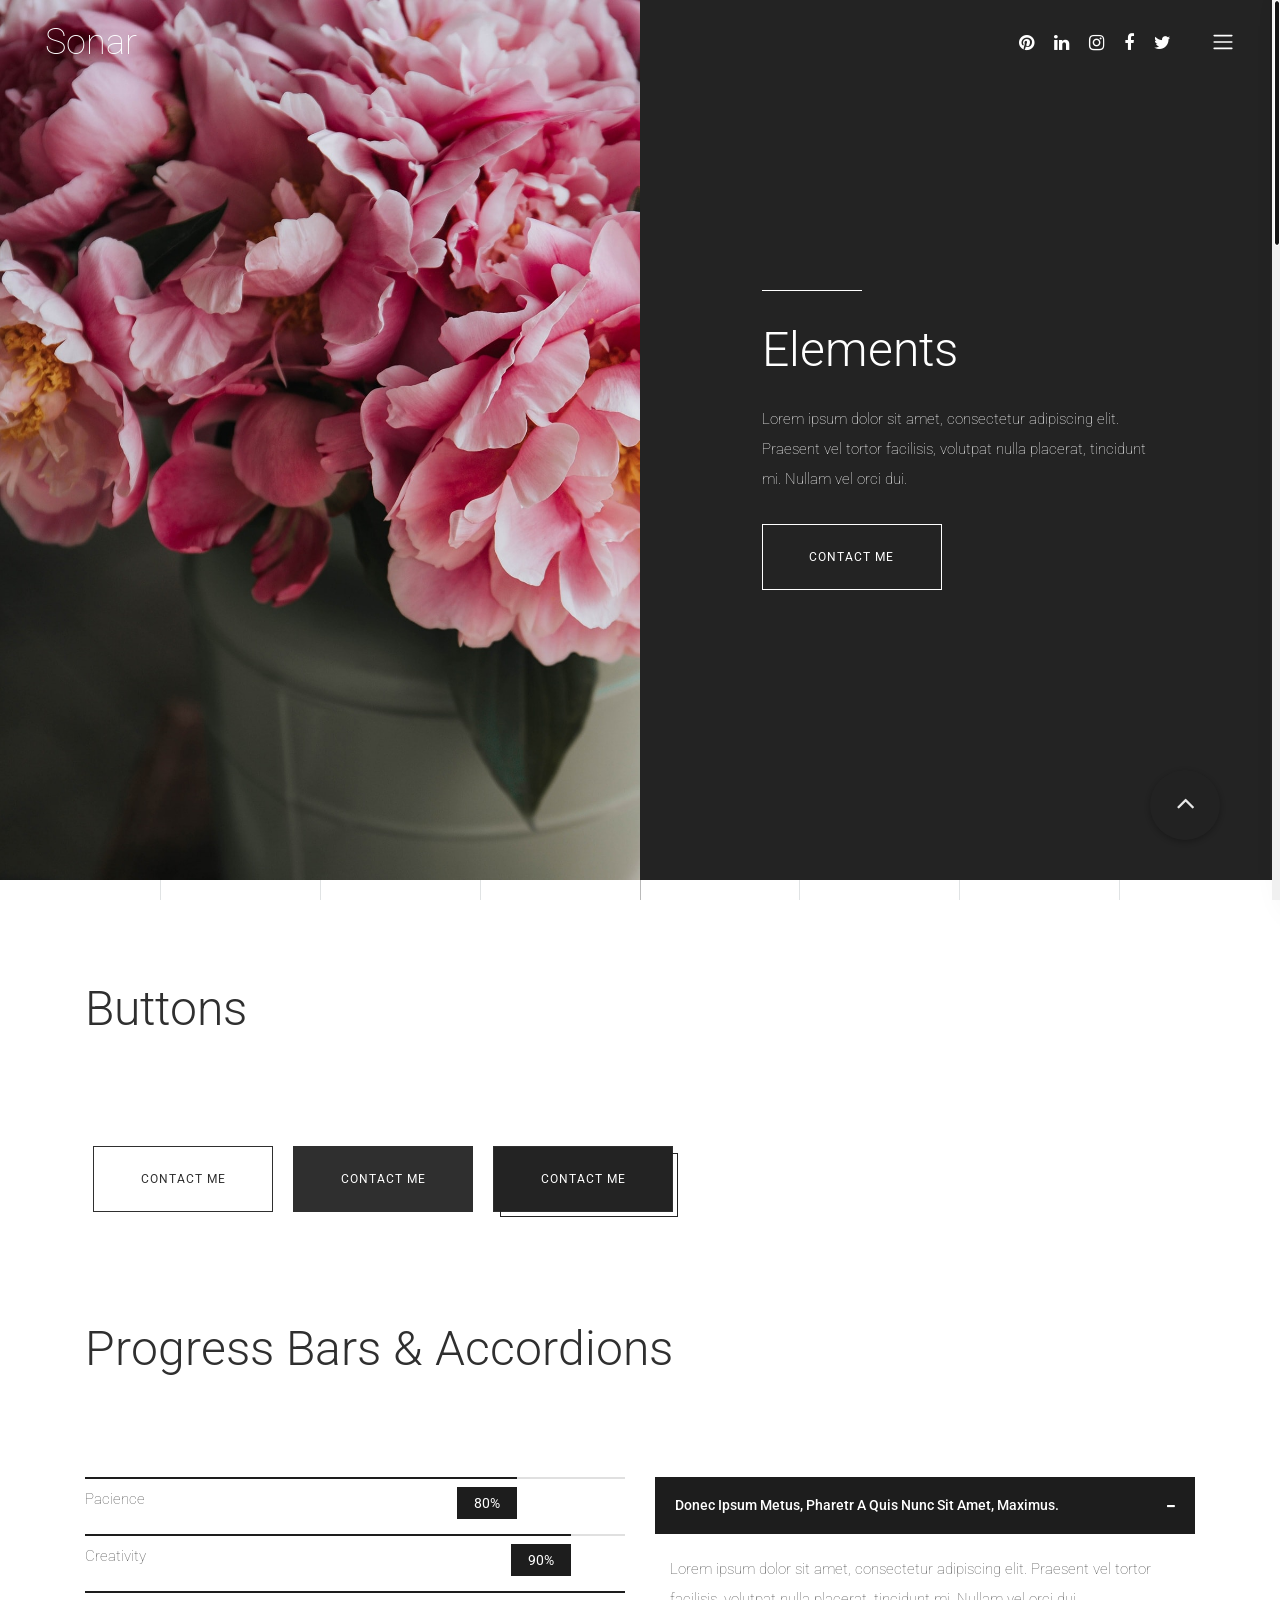
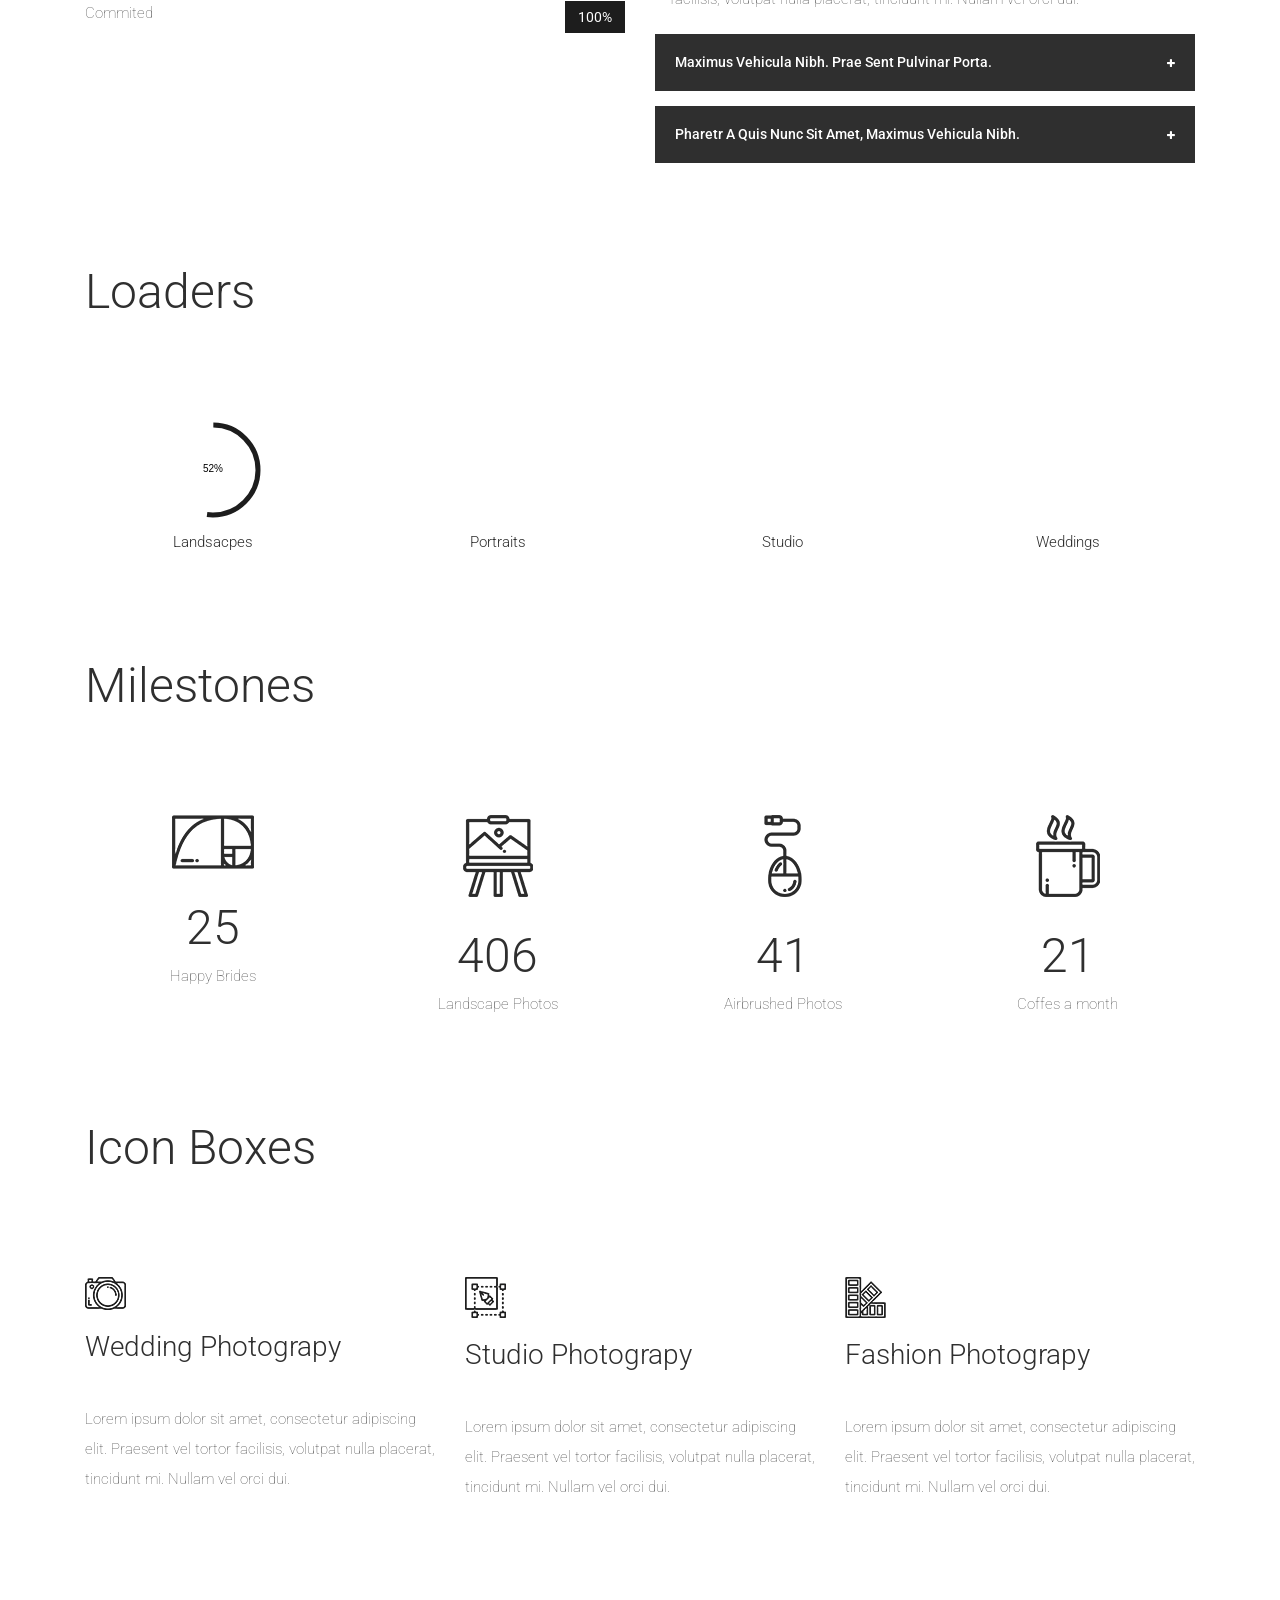
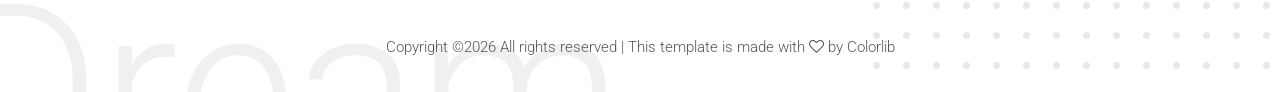
<file: elements.html>
<!DOCTYPE html>
<html lang="en">

<head>
    <meta charset="UTF-8">
    <meta name="description" content="">
    <meta http-equiv="X-UA-Compatible" content="IE=edge">
    <meta name="viewport" content="width=device-width, initial-scale=1, shrink-to-fit=no">
    <!-- The above 4 meta tags *must* come first in the head; any other head content must come *after* these tags -->

    <!-- Title  -->
    <title>Sonar - Photography Template</title>

    <!-- Favicon  -->
    <link rel="icon" href="img/core-img/favicon.ico">

    <!-- Style CSS -->
    <link rel="stylesheet" href="style.css">

</head>

<body>
    <!-- Preloader Start -->
    <div id="preloader">
        <div class="preload-content">
            <div id="sonar-load"></div>
        </div>
    </div>
    <!-- Preloader End -->

    <!-- Grids -->
    <div class="grids d-flex justify-content-between">
        <div class="grid1"></div>
        <div class="grid2"></div>
        <div class="grid3"></div>
        <div class="grid4"></div>
        <div class="grid5"></div>
        <div class="grid6"></div>
        <div class="grid7"></div>
        <div class="grid8"></div>
        <div class="grid9"></div>
    </div>

    <!-- ***** Main Menu Area Start ***** -->
    <div class="mainMenu d-flex align-items-center justify-content-between">
        <!-- Close Icon -->
        <div class="closeIcon">
            <i class="ti-close" aria-hidden="true"></i>
        </div>
        <!-- Logo Area -->
        <div class="logo-area">
            <a href="index.html">Sonar</a>
        </div>
        <!-- Nav -->
        <div class="sonarNav">
            <nav>
                <ul>
                    <li class="nav-item active">
                        <a class="nav-link" href="index.html">Home</a>
                    </li>
                    <li class="nav-item">
                        <a class="nav-link" href="about-me.html">About Me</a>
                    </li>
                    <li class="nav-item">
                        <a class="nav-link" href="services.html">Services</a>
                    </li>
                    <li class="nav-item">
                        <a class="nav-link" href="portfolio.html">Portfolio</a>
                    </li>
                    <li class="nav-item">
                        <a class="nav-link" href="blog.html">Blog</a>
                    </li>
                    <li class="nav-item">
                        <a class="nav-link" href="contact.html">Contact</a>
                    </li>
                    <li class="nav-item">
                        <a class="nav-link" href="elements.html">Elements</a>
                    </li>
                </ul>
            </nav>
        </div>
        <!-- Copwrite Text -->
        <div class="copywrite-text">
            <p><!-- Link back to Colorlib can't be removed. Template is licensed under CC BY 3.0. -->
Copyright &copy;<script>document.write(new Date().getFullYear());</script> All rights reserved | This template is made with <i class="fa fa-heart-o" aria-hidden="true"></i> by <a href="https://colorlib.com" target="_blank">Colorlib</a>
<!-- Link back to Colorlib can't be removed. Template is licensed under CC BY 3.0. -->
</p>
        </div>
    </div>
    <!-- ***** Main Menu Area End ***** -->

    <!-- ***** Header Area Start ***** -->
    <header class="header-area">
        <div class="container-fluid">
            <div class="row">
                <div class="col-12">
                    <div class="menu-area d-flex justify-content-between">
                        <!-- Logo Area  -->
                        <div class="logo-area">
                            <a href="index.html">Sonar</a>
                        </div>

                        <div class="menu-content-area d-flex align-items-center">
                            <!-- Header Social Area -->
                            <div class="header-social-area d-flex align-items-center">
                                <a href="#" data-toggle="tooltip" data-placement="bottom" title="Pinterest"><i class="fa fa-pinterest" aria-hidden="true"></i></a>
                                <a href="#" data-toggle="tooltip" data-placement="bottom" title="Linkedin"><i class="fa fa-linkedin" aria-hidden="true"></i></a>
                                <a href="#" data-toggle="tooltip" data-placement="bottom" title="Instagram"><i class="fa fa-instagram" aria-hidden="true"></i></a>
                                <a href="#" data-toggle="tooltip" data-placement="bottom" title="Facebook"><i class="fa fa-facebook" aria-hidden="true"></i></a>
                                <a href="#" data-toggle="tooltip" data-placement="bottom" title="Twitter"><i class="fa fa-twitter" aria-hidden="true"></i></a>
                            </div>
                            <!-- Menu Icon -->
                            <span class="navbar-toggler-icon" id="menuIcon"></span>
                        </div>
                    </div>
                </div>
            </div>
        </div>
    </header>
    <!-- ***** Header Area End ***** -->

    <!-- ***** Hero Area Start ***** -->
    <div class="hero-area d-flex align-items-center">
        <!-- Hero Thumbnail -->
        <div class="hero-thumbnail equalize bg-img" style="background-image: url(img/bg-img/elements.jpg);"></div>
        
        <!-- Hero Content -->
        <div class="hero-content equalize">
            <div class="container-fluid h-100">
                <div class="row h-100 align-items-center justify-content-center">
                    <div class="col-12 col-md-8">
                        <div class="line"></div>
                        <h2>Elements</h2>
                        <p>Lorem ipsum dolor sit amet, consectetur adipiscing elit. Praesent vel tortor facilisis, volutpat nulla placerat, tincidunt mi. Nullam vel orci dui.</p>
                        <a href="#" class="btn sonar-btn white-btn">contact me</a>
                    </div>
                </div>
            </div>
        </div>
    </div>
    <!-- ***** Hero Area End ***** -->

    <!-- ***** Elements Area Start ***** -->
    <section class="elements-area section-padding-100-0">
        <div class="container">

            <!-- ***** Buttons ***** -->
            <div class="row mb-100">
                <div class="col-12">
                    <div class="elements-title">
                        <h2>Buttons</h2>
                    </div>
                    <!-- Button -->
                    <div class="sonar-buttons-area">
                        <a href="#" class="btn sonar-btn m-2">Contact Me</a>
                        <a href="#" class="btn sonar-btn btn-2 m-2">Contact Me</a>
                        <a href="#" class="btn sonar-btn btn-3 m-2">Contact Me</a>
                    </div>
                </div>
            </div>


            <!-- ***** Progress Bars & Accordions ***** -->
            <div class="row">
                <div class="col-12">
                    <div class="elements-title">
                        <h2>Progress Bars &amp; Accordions</h2>
                    </div>

                    <div class="row">
                        <div class="col-12 col-md-6">
                            <!-- Progress Bar Content Area -->
                            <div class="services-progress-bar mb-100">
                                <!-- Single Progress Bar -->
                                <div class="single_progress_bar">
                                    <div id="bar1" class="barfiller">
                                        <div class="tipWrap">
                                            <span class="tip"></span>
                                        </div>
                                        <span class="fill" data-percentage="80"></span>
                                    </div>
                                    <p>Pacience</p>
                                </div>
                                <!-- Single Progress Bar -->
                                <div class="single_progress_bar">
                                    <div id="bar2" class="barfiller">
                                        <div class="tipWrap">
                                            <span class="tip"></span>
                                        </div>
                                        <span class="fill" data-percentage="90"></span>
                                    </div>
                                    <p>Creativity</p>
                                </div>
                                <!-- Single Progress Bar -->
                                <div class="single_progress_bar">
                                    <div id="bar3" class="barfiller">
                                        <div class="tipWrap">
                                            <span class="tip"></span>
                                        </div>
                                        <span class="fill" data-percentage="100"></span>
                                    </div>
                                    <p>Commited</p>
                                </div>
                            </div>
                        </div>

                        <div class="col-12 col-md-6">
                            <div class="accordions mb-100" id="accordion" role="tablist" aria-multiselectable="true">
                                <!-- single accordian area -->
                                <div class="panel single-accordion">
                                    <h6><a role="button" class="" aria-expanded="true" aria-controls="collapseOne" data-toggle="collapse" data-parent="#accordion" href="#collapseOne">Donec ipsum metus, pharetr a quis nunc sit amet, maximus.
                                    <span class="accor-open"><i class="fa fa-plus" aria-hidden="true"></i></span>
                                    <span class="accor-close"><i class="fa fa-minus" aria-hidden="true"></i></span>
                                    </a></h6>
                                    <div id="collapseOne" class="accordion-content collapse show">
                                        <p>Lorem ipsum dolor sit amet, consectetur adipiscing elit. Praesent vel tortor facilisis, volutpat nulla placerat, tincidunt mi. Nullam vel orci dui.</p>
                                    </div>
                                </div>
                                <!-- single accordian area -->
                                <div class="panel single-accordion">
                                    <h6>
                                        <a role="button" class="collapsed" aria-expanded="true" aria-controls="collapseTwo" data-parent="#accordion" data-toggle="collapse" href="#collapseTwo">Maximus vehicula nibh. Prae sent pulvinar porta.
                                        <span class="accor-open"><i class="fa fa-plus" aria-hidden="true"></i></span>
                                        <span class="accor-close"><i class="fa fa-minus" aria-hidden="true"></i></span>
                                        </a>
                                    </h6>
                                    <div id="collapseTwo" class="accordion-content collapse">
                                        <p>Lorem ipsum dolor sit amet, consectetur adipiscing elit. Praesent vel tortor facilisis, volutpat nulla placerat, tincidunt mi. Nullam vel orci dui.</p>
                                    </div>
                                </div>
                                <!-- single accordian area -->
                                <div class="panel single-accordion">
                                    <h6>
                                        <a role="button" aria-expanded="true" aria-controls="collapseThree" class="collapsed" data-parent="#accordion" data-toggle="collapse" href="#collapseThree">Pharetr a quis nunc sit amet, maximus vehicula nibh.
                                        <span class="accor-open"><i class="fa fa-plus" aria-hidden="true"></i></span>
                                        <span class="accor-close"><i class="fa fa-minus" aria-hidden="true"></i></span>
                                    </a>
                                    </h6>
                                    <div id="collapseThree" class="accordion-content collapse">
                                        <p>Lorem ipsum dolor sit amet, consectetur adipiscing elit. Praesent vel tortor facilisis, volutpat nulla placerat, tincidunt mi. Nullam vel orci dui.</p>
                                    </div>
                                </div>
                            </div>
                        </div>
                    </div>
                </div>
            </div>

            <!-- ***** Loaders ***** -->
            <div class="row">
                <div class="col-12">
                    <div class="elements-title">
                        <h2>Loaders</h2>
                    </div>

                    <div class="our-skills-area text-center">
                        <div class="row">
                            <div class="col-12 col-sm-6 col-md-3">
                                <div class="single-pie-bar mb-100" data-percent="90">
                                    <canvas class="bar-circle" width="100" height="100"></canvas>
                                    <p>Landsacpes</p>
                                </div>
                            </div>
                            <div class="col-12 col-sm-6 col-md-3">
                                <div class="single-pie-bar mb-100" data-percent="65">
                                    <canvas class="bar-circle" width="100" height="100"></canvas>
                                    <p>Portraits</p>
                                </div>
                            </div>
                            <div class="col-12 col-sm-6 col-md-3">
                                <div class="single-pie-bar mb-100" data-percent="25">
                                    <canvas class="bar-circle" width="100" height="100"></canvas>
                                    <p>Studio</p>
                                </div>
                            </div>
                            <div class="col-12 col-sm-6 col-md-3">
                                <div class="single-pie-bar mb-100" data-percent="69">
                                    <canvas class="bar-circle" width="100" height="100"></canvas>
                                    <p>Weddings</p>
                                </div>
                            </div>
                        </div>
                    </div>

                </div>
            </div>

            <!-- ***** Milestones ***** -->
            <div class="row">
                <div class="col-12">
                    <div class="elements-title">
                        <h2>Milestones</h2>
                    </div>
                </div>

                <!-- Single Cool Fact-->
                <div class="col-12 col-sm-6 col-lg-3">
                    <div class="single-cool-fact-area text-center mb-100">
                        <img src="img/core-img/golden-ratio.png" alt="">
                        <h2><span class="counter">149</span></h2>
                        <p>Happy Brides</p>
                    </div>
                </div>
                <!-- Single Cool Fact-->
                <div class="col-12 col-sm-6 col-lg-3">
                    <div class="single-cool-fact-area text-center mb-100">
                        <img src="img/core-img/canvas.png" alt="">
                        <h2><span class="counter">2391</span></h2>
                        <p>Landscape Photos</p>
                    </div>
                </div>
                <!-- Single Cool Fact-->
                <div class="col-12 col-sm-6 col-lg-3">
                    <div class="single-cool-fact-area text-center mb-100">
                        <img src="img/core-img/mouse.png" alt="">
                        <h2><span class="counter">245</span></h2>
                        <p>Airbrushed Photos</p>
                    </div>
                </div>
                <!-- Single Cool Fact-->
                <div class="col-12 col-sm-6 col-lg-3">
                    <div class="single-cool-fact-area text-center mb-100">
                        <img src="img/core-img/coffee.png" alt="">
                        <h2><span class="counter">128</span></h2>
                        <p>Coffes a month</p>
                    </div>
                </div>
            </div>

            <!-- ***** Icon Boxes ***** -->
            <div class="row mb-50">
                <div class="col-12">
                    <div class="elements-title">
                        <h2>Icon boxes</h2>
                    </div>
                </div>

                <!-- Single Services Area -->
                <div class="col-12 col-md-4">
                    <div class="single-services-area">
                        <img src="img/core-img/camera.png" alt="">
                        <h4>Wedding Photograpy</h4>
                        <p>Lorem ipsum dolor sit amet, consectetur adipiscing elit. Praesent vel tortor facilisis, volutpat nulla placerat, tincidunt mi. Nullam vel orci dui.</p>
                    </div>
                </div>
                <!-- Single Services Area -->
                <div class="col-12 col-md-4">
                    <div class="single-services-area">
                        <img src="img/core-img/vector.png" alt="">
                        <h4>Studio Photograpy</h4>
                        <p>Lorem ipsum dolor sit amet, consectetur adipiscing elit. Praesent vel tortor facilisis, volutpat nulla placerat, tincidunt mi. Nullam vel orci dui.</p>
                    </div>
                </div>
                <!-- Single Services Area -->
                <div class="col-12 col-md-4">
                    <div class="single-services-area">
                        <img src="img/core-img/pantone.png" alt="">
                        <h4>Fashion Photograpy</h4>
                        <p>Lorem ipsum dolor sit amet, consectetur adipiscing elit. Praesent vel tortor facilisis, volutpat nulla placerat, tincidunt mi. Nullam vel orci dui.</p>
                    </div>
                </div>
            </div>

        </div>
    </section>
    <!-- ***** Elements Area End ***** -->

    <!-- ***** Footer Area Start ***** -->
    <footer class="footer-area">
        <!-- back end content -->
        <div class="backEnd-content">
            <img class="dots" src="img/core-img/dots.png" alt="">
            <h2>Dream</h2>
        </div>

        <div class="container">
            <div class="row">
                <div class="col-12">
                    <!-- Copywrite Text -->
                    <div class="copywrite-text">
                        <p><!-- Link back to Colorlib can't be removed. Template is licensed under CC BY 3.0. -->
Copyright &copy;<script>document.write(new Date().getFullYear());</script> All rights reserved | This template is made with <i class="fa fa-heart-o" aria-hidden="true"></i> by <a href="https://colorlib.com" target="_blank">Colorlib</a>
<!-- Link back to Colorlib can't be removed. Template is licensed under CC BY 3.0. -->
</p>
                    </div>
                </div>
            </div>
        </div>
    </footer>
    <!-- ***** Footer Area End ***** -->

    <!-- jQuery (Necessary for All JavaScript Plugins) -->
    <script src="js/jquery/jquery-2.2.4.min.js"></script>
    <!-- Popper js -->
    <script src="js/popper.min.js"></script>
    <!-- Bootstrap js -->
    <script src="js/bootstrap.min.js"></script>
    <!-- Plugins js -->
    <script src="js/plugins.js"></script>
    <!-- Active js -->
    <script src="js/active.js"></script>

</body>

</html>
</file>
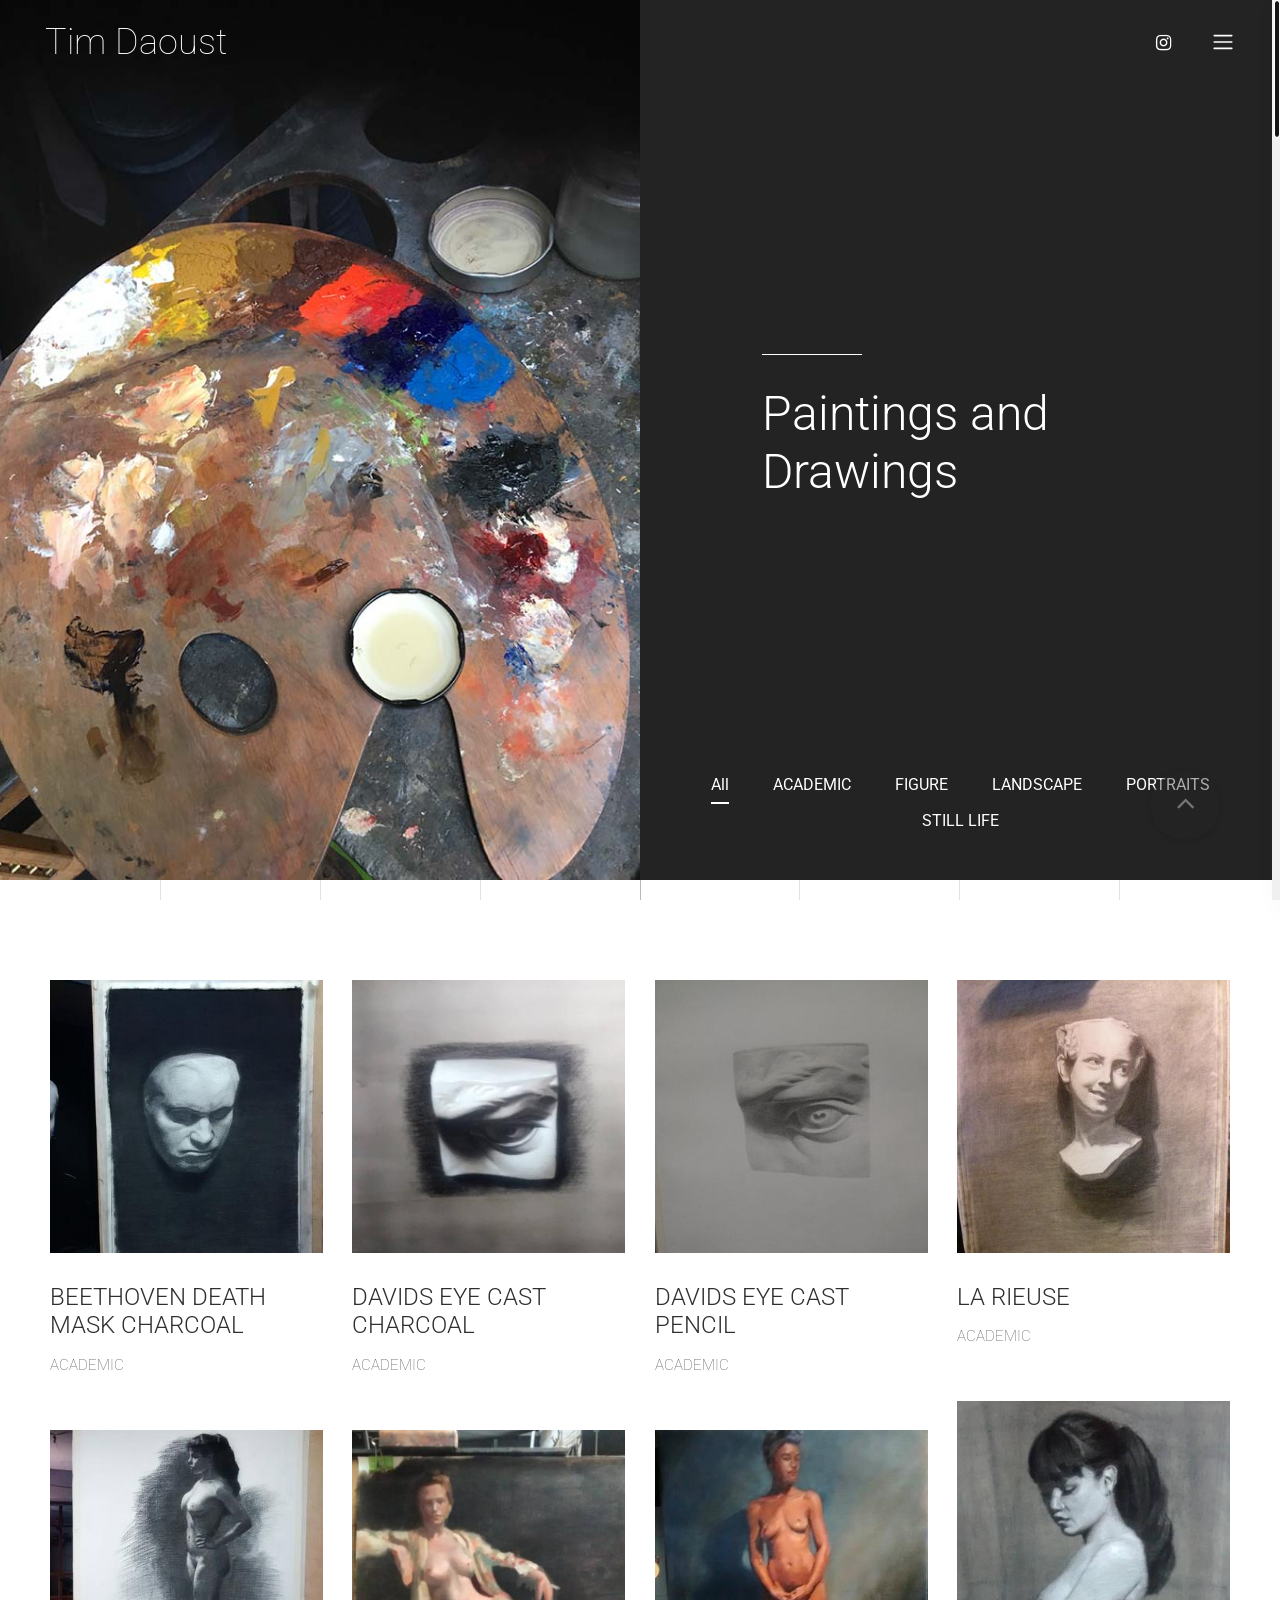
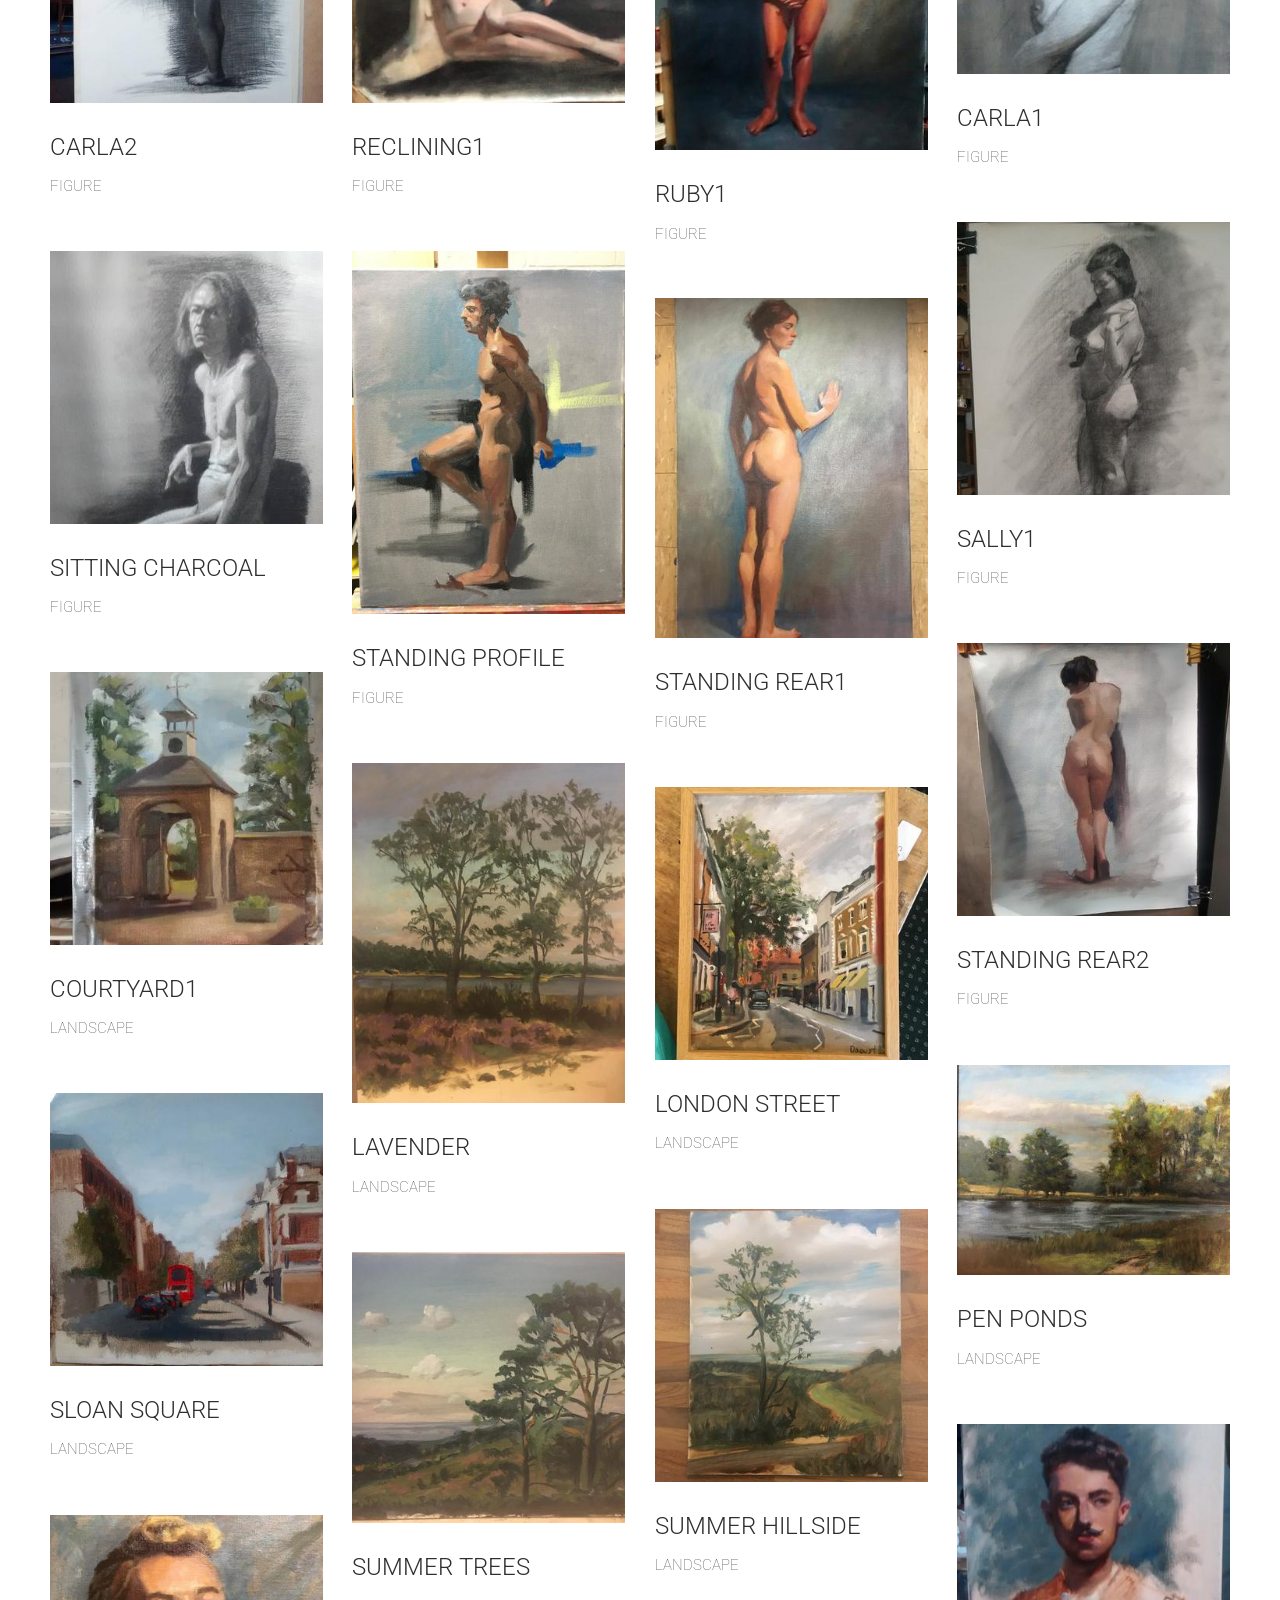
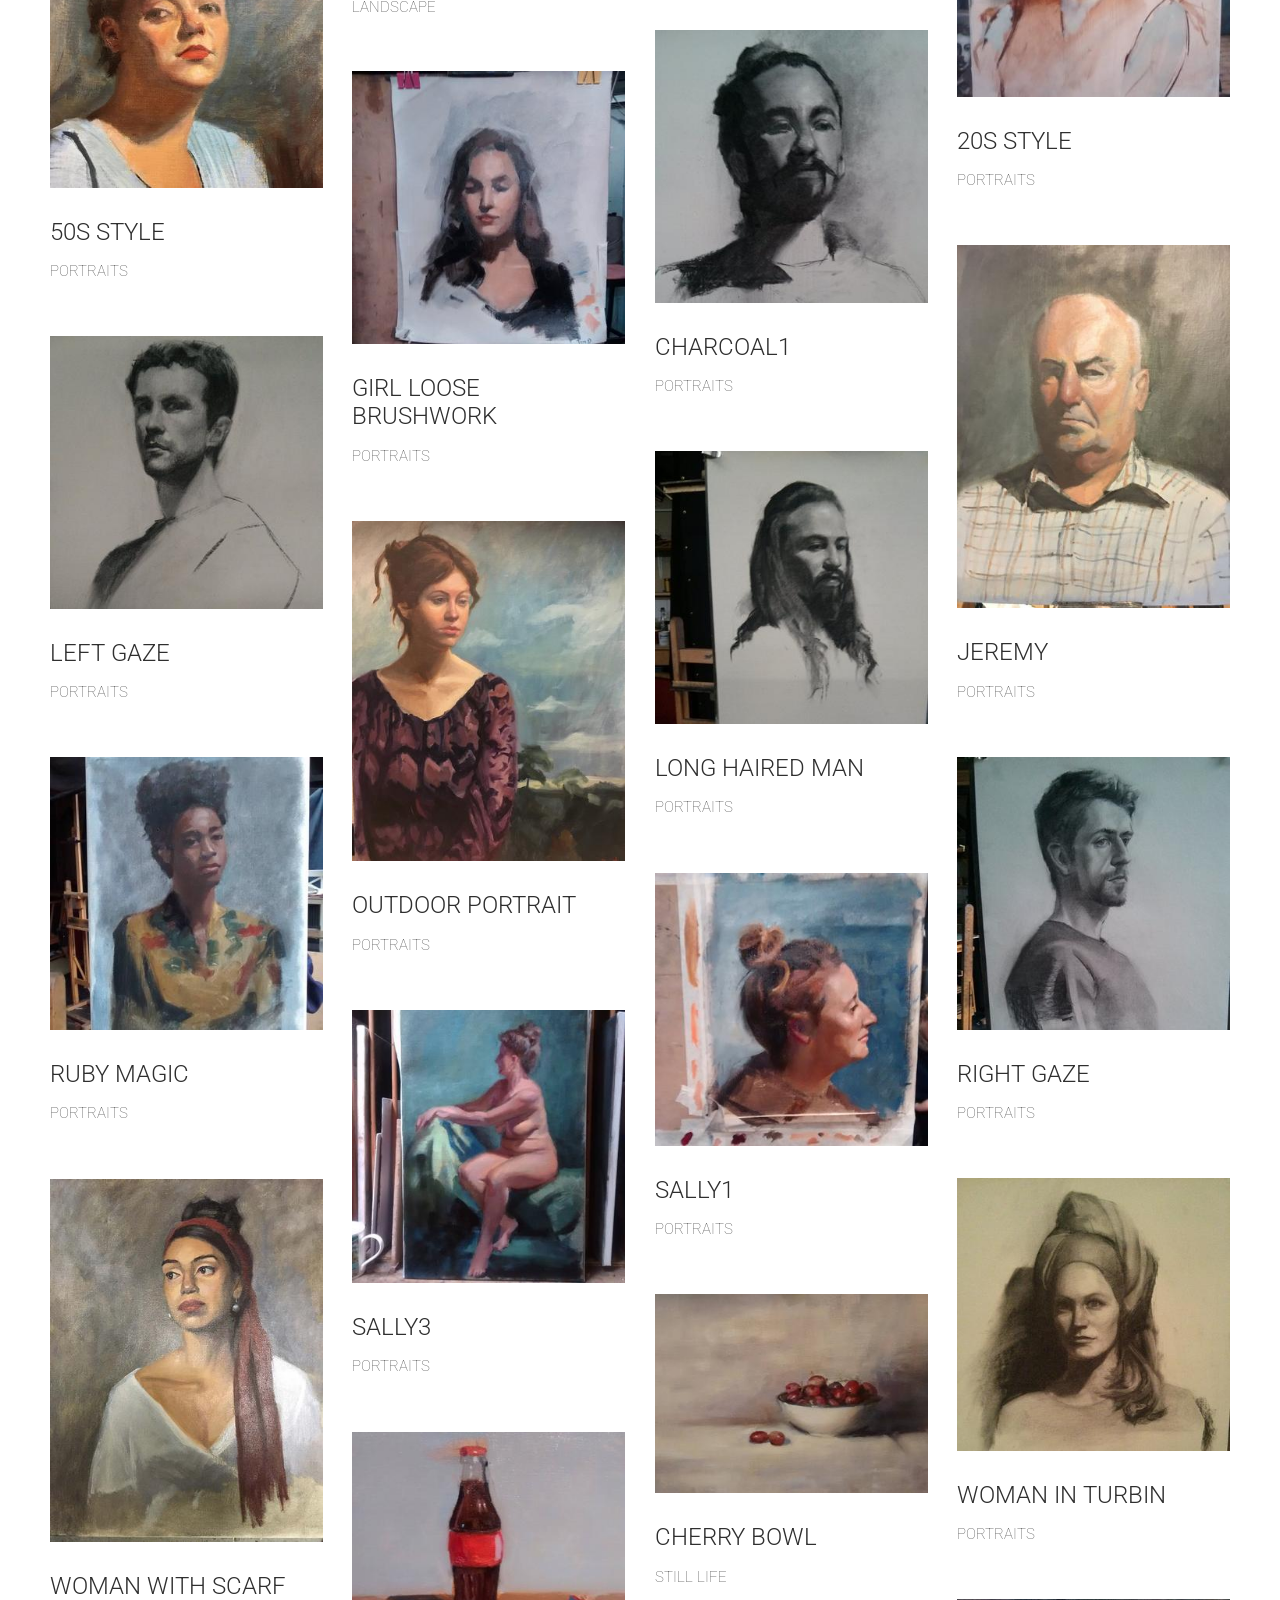
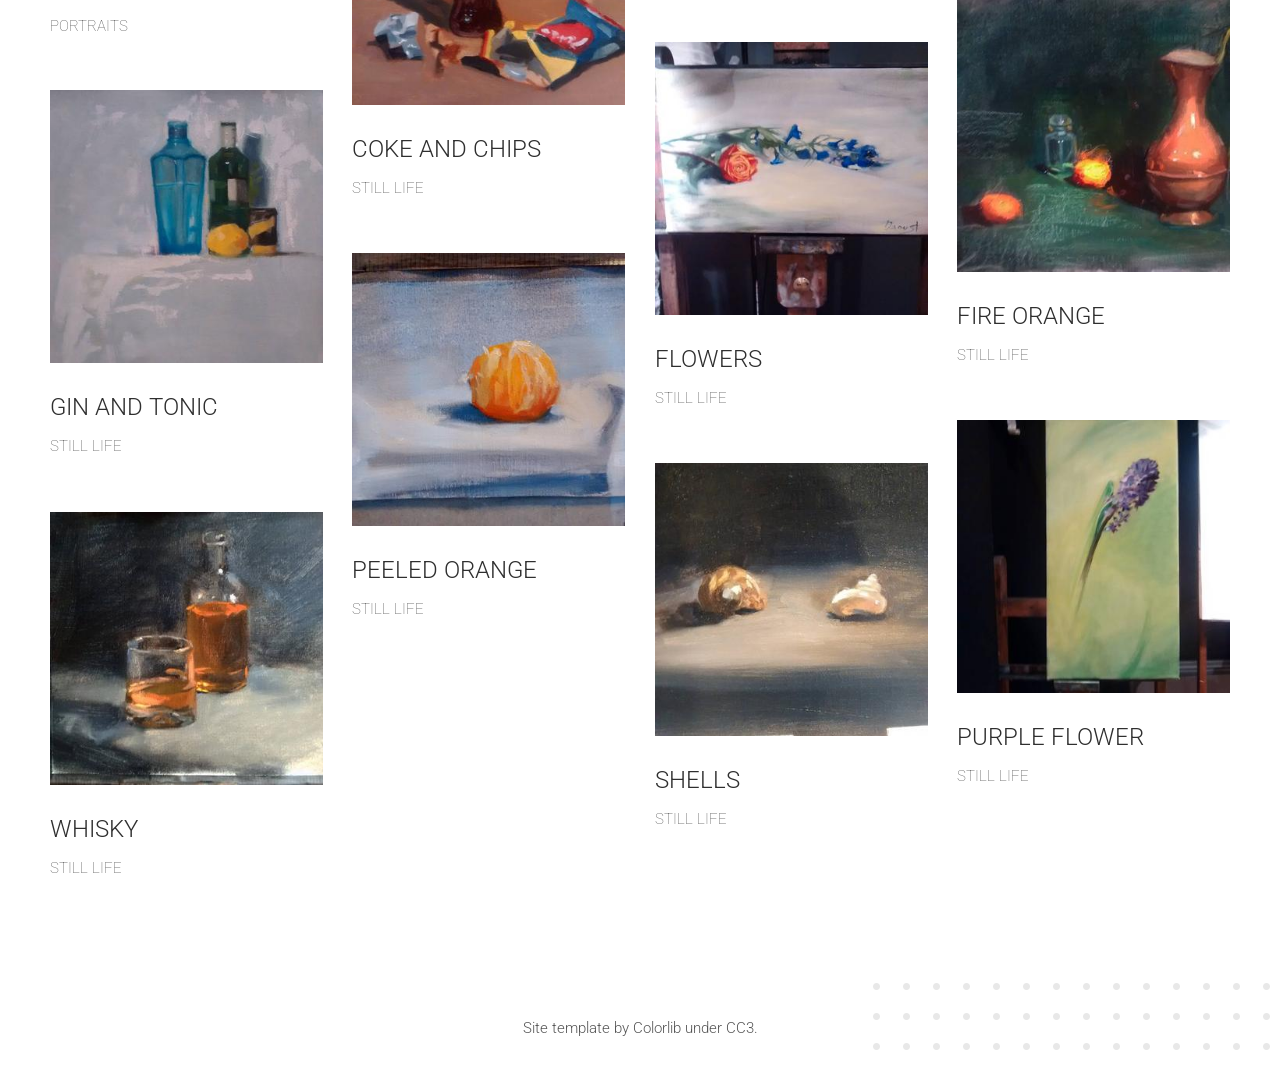
<file: portfolio.html>
<!DOCTYPE html>
<html lang="en">

<head>
    <meta charset="UTF-8">
    <meta name="description" content="">
    <meta http-equiv="X-UA-Compatible" content="IE=edge">
    <meta name="viewport" content="width=device-width, initial-scale=1, shrink-to-fit=no">
    <!-- The above 4 meta tags *must* come first in the head; any other head content must come *after* these tags -->

    <!-- Title  -->
    <title>Tim Daoust</title>

    <!-- Favicon  -->
    <link rel="icon" href="img/core-img/favicon.ico">

    <!-- Style CSS -->
    <link rel="stylesheet" href="style.css">

</head>

<body>
    <!-- Preloader Start -->
    <div id="preloader">
        <div class="preload-content">
            <div id="sonar-load"></div>
        </div>
    </div>
    <!-- Preloader End -->

    <!-- Grids -->
    <div class="grids d-flex justify-content-between">
        <div class="grid1"></div>
        <div class="grid2"></div>
        <div class="grid3"></div>
        <div class="grid4"></div>
        <div class="grid5"></div>
        <div class="grid6"></div>
        <div class="grid7"></div>
        <div class="grid8"></div>
        <div class="grid9"></div>
    </div>

    <!-- ***** Main Menu Area Start ***** -->

    <div class="mainMenu d-flex align-items-center justify-content-between">
        <!-- Close Icon -->
        <div class="closeIcon">
            <i class="ti-close" aria-hidden="true"></i>
        </div>
        <!-- Logo Area -->
        <div class="logo-area">
            <a href="index.html">Tim Daoust</a>
        </div>
        <!-- Nav -->
        <div class="sonarNav wow fadeInUp" data-wow-delay="1s">
            <nav>
                <ul>
                    <li class="nav-item active">
                        <a class="nav-link" href="index.html">Home</a>
                    </li>
                    <li class="nav-item">
                        <a class="nav-link" href="about-me.html">About</a>
                    </li>
                    <li class="nav-item">
                        <a class="nav-link" href="portfolio.html">Portfolio</a>
                    </li>
                    <li class="nav-item">
                        <a class="nav-link" href="contact.html">Contact</a>
                    </li>
                </ul>
            </nav>
        </div>
        <!-- Copwrite Text -->
        <div class="copywrite-text">
            <p><!-- Link back to Colorlib can't be removed. Template is licensed under CC BY 3.0. -->
 Site template by <a href="https://colorlib.com" target="_blank">Colorlib</a> under <a href="https://creativecommons.org/licenses/by-nc/3.0/us/" target="_blank">CC3</a>.  
<!-- Link back to Colorlib can't be removed. Template is licensed under CC BY 3.0. -->
</p>
        </div>
    </div>
        <!-- ***** Main Menu Area End ***** -->

    <!-- ***** Header Area Start ***** -->

<header class="header-area">
        <div class="container-fluid">
            <div class="row">
                <div class="col-12">
                    <div class="menu-area d-flex justify-content-between">
                        <!-- Logo Area  -->
                        <div class="logo-area">
                            <a href="index.html">Tim Daoust</a>
                        </div>

                        <div class="menu-content-area d-flex align-items-center">
                            <!-- Header Social Area -->
                            <div class="header-social-area d-flex align-items-center">
                                <a href="https://www.instagram.com/digitalcoffeeink/" data-toggle="tooltip" data-placement="bottom" title="Instagram"><i class="fa fa-instagram" aria-hidden="true"></i></a>
                            </div>
                            <!-- Menu Icon -->
                            <span class="navbar-toggler-icon" id="menuIcon"></span>
                        </div>
                    </div>
                </div>
            </div>
        </div>
    </header>    
    <!-- ***** Header Area End ***** -->

    <!-- ***** Hero Area Start ***** -->
    <div class="hero-area d-flex align-items-center">
    <!-- Hero Thumbnail -->
    <div class="hero-thumbnail equalize bg-img" style="background-image: url(img/bg-img/portfolio.jpg);"></div>

    <!-- Hero Content -->
    <div class="hero-content equalize">
        <div class="container-fluid h-100">
            <div class="row h-100 align-items-center justify-content-center">
                <div class="col-12 col-md-8">
                    <div class="line"></div>
                    <h2>Paintings and Drawings</h2>
                </div>
            </div>
        </div>
    </div>

        <!-- Portfolio Menu -->
        <div class="sonar-portfolio-menu">
            <div class="text-center portfolio-menu">
                <button class="btn active" data-filter="*">All</button>


                <button class="btn" data-filter=".academic">ACADEMIC</button>
                <button class="btn" data-filter=".figure">FIGURE</button>
                <button class="btn" data-filter=".landscape">LANDSCAPE</button>
                <button class="btn" data-filter=".portraits">PORTRAITS</button>
                <button class="btn" data-filter=".stilllife">STILL LIFE</button>


            </div>
        </div>  
    </div>
    <!-- ***** Hero Area End ***** -->

    <!-- ****** Gallery Area Start ****** -->
    <section class="sonar-projects-area" id="projects">
        <div class="container-fluid">
            <div class="row sonar-portfolio">


                <!-- Single gallery Item -->
                <div class="col-12 col-sm-6 col-lg-3 single_gallery_item academic wow fadeInUpBig" data-wow-delay="300ms">
                    <a class="gallery-img" href="img/portfolio-img/academic/Beethoven_Death_Mask_charcoal.jpg"><img src="img/thumbnails/portfolio-img/academic/Beethoven_Death_Mask_charcoal_sm.jpg" alt=""></a>
                    <!-- Gallery Content -->
                    <div class="gallery-content">
                        <h4>BEETHOVEN DEATH MASK CHARCOAL</h4>
                        <p>ACADEMIC</p>
                    </div>
                </div>	
                <!-- Single gallery Item -->
                <div class="col-12 col-sm-6 col-lg-3 single_gallery_item academic wow fadeInUpBig" data-wow-delay="300ms">
                    <a class="gallery-img" href="img/portfolio-img/academic/davids_eye_cast_charcoal.jpg"><img src="img/thumbnails/portfolio-img/academic/davids_eye_cast_charcoal_sm.jpg" alt=""></a>
                    <!-- Gallery Content -->
                    <div class="gallery-content">
                        <h4>DAVIDS EYE CAST CHARCOAL</h4>
                        <p>ACADEMIC</p>
                    </div>
                </div>	
                <!-- Single gallery Item -->
                <div class="col-12 col-sm-6 col-lg-3 single_gallery_item academic wow fadeInUpBig" data-wow-delay="300ms">
                    <a class="gallery-img" href="img/portfolio-img/academic/davids_eye_cast_pencil.jpg"><img src="img/thumbnails/portfolio-img/academic/davids_eye_cast_pencil_sm.jpg" alt=""></a>
                    <!-- Gallery Content -->
                    <div class="gallery-content">
                        <h4>DAVIDS EYE CAST PENCIL</h4>
                        <p>ACADEMIC</p>
                    </div>
                </div>	
                <!-- Single gallery Item -->
                <div class="col-12 col-sm-6 col-lg-3 single_gallery_item academic wow fadeInUpBig" data-wow-delay="300ms">
                    <a class="gallery-img" href="img/portfolio-img/academic/LaRieuse.jpg"><img src="img/thumbnails/portfolio-img/academic/LaRieuse_sm.jpg" alt=""></a>
                    <!-- Gallery Content -->
                    <div class="gallery-content">
                        <h4>LA RIEUSE</h4>
                        <p>ACADEMIC</p>
                    </div>
                </div>	
                <!-- Single gallery Item -->
                <div class="col-12 col-sm-6 col-lg-3 single_gallery_item figure wow fadeInUpBig" data-wow-delay="300ms">
                    <a class="gallery-img" href="img/portfolio-img/Figure/carla1.jpg"><img src="img/thumbnails/portfolio-img/Figure/carla1_sm.jpg" alt=""></a>
                    <!-- Gallery Content -->
                    <div class="gallery-content">
                        <h4>CARLA1</h4>
                        <p>FIGURE</p>
                    </div>
                </div>	
                <!-- Single gallery Item -->
                <div class="col-12 col-sm-6 col-lg-3 single_gallery_item figure wow fadeInUpBig" data-wow-delay="300ms">
                    <a class="gallery-img" href="img/portfolio-img/Figure/carla2.jpg"><img src="img/thumbnails/portfolio-img/Figure/carla2_sm.jpg" alt=""></a>
                    <!-- Gallery Content -->
                    <div class="gallery-content">
                        <h4>CARLA2</h4>
                        <p>FIGURE</p>
                    </div>
                </div>	
                <!-- Single gallery Item -->
                <div class="col-12 col-sm-6 col-lg-3 single_gallery_item figure wow fadeInUpBig" data-wow-delay="300ms">
                    <a class="gallery-img" href="img/portfolio-img/Figure/reclining1.jpg"><img src="img/thumbnails/portfolio-img/Figure/reclining1_sm.jpg" alt=""></a>
                    <!-- Gallery Content -->
                    <div class="gallery-content">
                        <h4>RECLINING1</h4>
                        <p>FIGURE</p>
                    </div>
                </div>	
                <!-- Single gallery Item -->
                <div class="col-12 col-sm-6 col-lg-3 single_gallery_item figure wow fadeInUpBig" data-wow-delay="300ms">
                    <a class="gallery-img" href="img/portfolio-img/Figure/ruby1.jpg"><img src="img/thumbnails/portfolio-img/Figure/ruby1_sm.jpg" alt=""></a>
                    <!-- Gallery Content -->
                    <div class="gallery-content">
                        <h4>RUBY1</h4>
                        <p>FIGURE</p>
                    </div>
                </div>	
                <!-- Single gallery Item -->
                <div class="col-12 col-sm-6 col-lg-3 single_gallery_item figure wow fadeInUpBig" data-wow-delay="300ms">
                    <a class="gallery-img" href="img/portfolio-img/Figure/sally1.jpg"><img src="img/thumbnails/portfolio-img/Figure/sally1_sm.jpg" alt=""></a>
                    <!-- Gallery Content -->
                    <div class="gallery-content">
                        <h4>SALLY1</h4>
                        <p>FIGURE</p>
                    </div>
                </div>	
                <!-- Single gallery Item -->
                <div class="col-12 col-sm-6 col-lg-3 single_gallery_item figure wow fadeInUpBig" data-wow-delay="300ms">
                    <a class="gallery-img" href="img/portfolio-img/Figure/sitting_charcoal.jpg"><img src="img/thumbnails/portfolio-img/Figure/sitting_charcoal_sm.jpg" alt=""></a>
                    <!-- Gallery Content -->
                    <div class="gallery-content">
                        <h4>SITTING CHARCOAL</h4>
                        <p>FIGURE</p>
                    </div>
                </div>	
                <!-- Single gallery Item -->
                <div class="col-12 col-sm-6 col-lg-3 single_gallery_item figure wow fadeInUpBig" data-wow-delay="300ms">
                    <a class="gallery-img" href="img/portfolio-img/Figure/standing_profile.jpg"><img src="img/thumbnails/portfolio-img/Figure/standing_profile_sm.jpg" alt=""></a>
                    <!-- Gallery Content -->
                    <div class="gallery-content">
                        <h4>STANDING PROFILE</h4>
                        <p>FIGURE</p>
                    </div>
                </div>	
                <!-- Single gallery Item -->
                <div class="col-12 col-sm-6 col-lg-3 single_gallery_item figure wow fadeInUpBig" data-wow-delay="300ms">
                    <a class="gallery-img" href="img/portfolio-img/Figure/standing_rear1.jpg"><img src="img/thumbnails/portfolio-img/Figure/standing_rear1_sm.jpg" alt=""></a>
                    <!-- Gallery Content -->
                    <div class="gallery-content">
                        <h4>STANDING REAR1</h4>
                        <p>FIGURE</p>
                    </div>
                </div>	
                <!-- Single gallery Item -->
                <div class="col-12 col-sm-6 col-lg-3 single_gallery_item figure wow fadeInUpBig" data-wow-delay="300ms">
                    <a class="gallery-img" href="img/portfolio-img/Figure/standing_rear2.jpg"><img src="img/thumbnails/portfolio-img/Figure/standing_rear2_sm.jpg" alt=""></a>
                    <!-- Gallery Content -->
                    <div class="gallery-content">
                        <h4>STANDING REAR2</h4>
                        <p>FIGURE</p>
                    </div>
                </div>	
                <!-- Single gallery Item -->
                <div class="col-12 col-sm-6 col-lg-3 single_gallery_item landscape wow fadeInUpBig" data-wow-delay="300ms">
                    <a class="gallery-img" href="img/portfolio-img/Landscape/courtyard1.jpg"><img src="img/thumbnails/portfolio-img/Landscape/courtyard1_sm.jpg" alt=""></a>
                    <!-- Gallery Content -->
                    <div class="gallery-content">
                        <h4>COURTYARD1</h4>
                        <p>LANDSCAPE</p>
                    </div>
                </div>	
                <!-- Single gallery Item -->
                <div class="col-12 col-sm-6 col-lg-3 single_gallery_item landscape wow fadeInUpBig" data-wow-delay="300ms">
                    <a class="gallery-img" href="img/portfolio-img/Landscape/lavender.jpg"><img src="img/thumbnails/portfolio-img/Landscape/lavender_sm.jpg" alt=""></a>
                    <!-- Gallery Content -->
                    <div class="gallery-content">
                        <h4>LAVENDER</h4>
                        <p>LANDSCAPE</p>
                    </div>
                </div>	
                <!-- Single gallery Item -->
                <div class="col-12 col-sm-6 col-lg-3 single_gallery_item landscape wow fadeInUpBig" data-wow-delay="300ms">
                    <a class="gallery-img" href="img/portfolio-img/Landscape/london_street.jpg"><img src="img/thumbnails/portfolio-img/Landscape/london_street_sm.jpg" alt=""></a>
                    <!-- Gallery Content -->
                    <div class="gallery-content">
                        <h4>LONDON STREET</h4>
                        <p>LANDSCAPE</p>
                    </div>
                </div>	
                <!-- Single gallery Item -->
                <div class="col-12 col-sm-6 col-lg-3 single_gallery_item landscape wow fadeInUpBig" data-wow-delay="300ms">
                    <a class="gallery-img" href="img/portfolio-img/Landscape/pen_ponds.jpg"><img src="img/thumbnails/portfolio-img/Landscape/pen_ponds_sm.jpg" alt=""></a>
                    <!-- Gallery Content -->
                    <div class="gallery-content">
                        <h4>PEN PONDS</h4>
                        <p>LANDSCAPE</p>
                    </div>
                </div>	
                <!-- Single gallery Item -->
                <div class="col-12 col-sm-6 col-lg-3 single_gallery_item landscape wow fadeInUpBig" data-wow-delay="300ms">
                    <a class="gallery-img" href="img/portfolio-img/Landscape/sloan_square.jpg"><img src="img/thumbnails/portfolio-img/Landscape/sloan_square_sm.jpg" alt=""></a>
                    <!-- Gallery Content -->
                    <div class="gallery-content">
                        <h4>SLOAN SQUARE</h4>
                        <p>LANDSCAPE</p>
                    </div>
                </div>	
                <!-- Single gallery Item -->
                <div class="col-12 col-sm-6 col-lg-3 single_gallery_item landscape wow fadeInUpBig" data-wow-delay="300ms">
                    <a class="gallery-img" href="img/portfolio-img/Landscape/summer_hillside.jpg"><img src="img/thumbnails/portfolio-img/Landscape/summer_hillside_sm.jpg" alt=""></a>
                    <!-- Gallery Content -->
                    <div class="gallery-content">
                        <h4>SUMMER HILLSIDE</h4>
                        <p>LANDSCAPE</p>
                    </div>
                </div>	
                <!-- Single gallery Item -->
                <div class="col-12 col-sm-6 col-lg-3 single_gallery_item landscape wow fadeInUpBig" data-wow-delay="300ms">
                    <a class="gallery-img" href="img/portfolio-img/Landscape/summer_trees.jpg"><img src="img/thumbnails/portfolio-img/Landscape/summer_trees_sm.jpg" alt=""></a>
                    <!-- Gallery Content -->
                    <div class="gallery-content">
                        <h4>SUMMER TREES</h4>
                        <p>LANDSCAPE</p>
                    </div>
                </div>	
                <!-- Single gallery Item -->
                <div class="col-12 col-sm-6 col-lg-3 single_gallery_item portraits wow fadeInUpBig" data-wow-delay="300ms">
                    <a class="gallery-img" href="img/portfolio-img/Portraits/20s_style.jpg"><img src="img/thumbnails/portfolio-img/Portraits/20s_style_sm.jpg" alt=""></a>
                    <!-- Gallery Content -->
                    <div class="gallery-content">
                        <h4>20S STYLE</h4>
                        <p>PORTRAITS</p>
                    </div>
                </div>	
                <!-- Single gallery Item -->
                <div class="col-12 col-sm-6 col-lg-3 single_gallery_item portraits wow fadeInUpBig" data-wow-delay="300ms">
                    <a class="gallery-img" href="img/portfolio-img/Portraits/50s_style.jpg"><img src="img/thumbnails/portfolio-img/Portraits/50s_style_sm.jpg" alt=""></a>
                    <!-- Gallery Content -->
                    <div class="gallery-content">
                        <h4>50S STYLE</h4>
                        <p>PORTRAITS</p>
                    </div>
                </div>	
                <!-- Single gallery Item -->
                <div class="col-12 col-sm-6 col-lg-3 single_gallery_item portraits wow fadeInUpBig" data-wow-delay="300ms">
                    <a class="gallery-img" href="img/portfolio-img/Portraits/charcoal1.jpg"><img src="img/thumbnails/portfolio-img/Portraits/charcoal1_sm.jpg" alt=""></a>
                    <!-- Gallery Content -->
                    <div class="gallery-content">
                        <h4>CHARCOAL1</h4>
                        <p>PORTRAITS</p>
                    </div>
                </div>	
                <!-- Single gallery Item -->
                <div class="col-12 col-sm-6 col-lg-3 single_gallery_item portraits wow fadeInUpBig" data-wow-delay="300ms">
                    <a class="gallery-img" href="img/portfolio-img/Portraits/girl_loose_brushwork.jpg"><img src="img/thumbnails/portfolio-img/Portraits/girl_loose_brushwork_sm.jpg" alt=""></a>
                    <!-- Gallery Content -->
                    <div class="gallery-content">
                        <h4>GIRL LOOSE BRUSHWORK</h4>
                        <p>PORTRAITS</p>
                    </div>
                </div>	
                <!-- Single gallery Item -->
                <div class="col-12 col-sm-6 col-lg-3 single_gallery_item portraits wow fadeInUpBig" data-wow-delay="300ms">
                    <a class="gallery-img" href="img/portfolio-img/Portraits/jeremy.jpg"><img src="img/thumbnails/portfolio-img/Portraits/jeremy_sm.jpg" alt=""></a>
                    <!-- Gallery Content -->
                    <div class="gallery-content">
                        <h4>JEREMY</h4>
                        <p>PORTRAITS</p>
                    </div>
                </div>	
                <!-- Single gallery Item -->
                <div class="col-12 col-sm-6 col-lg-3 single_gallery_item portraits wow fadeInUpBig" data-wow-delay="300ms">
                    <a class="gallery-img" href="img/portfolio-img/Portraits/left_gaze.jpg"><img src="img/thumbnails/portfolio-img/Portraits/left_gaze_sm.jpg" alt=""></a>
                    <!-- Gallery Content -->
                    <div class="gallery-content">
                        <h4>LEFT GAZE</h4>
                        <p>PORTRAITS</p>
                    </div>
                </div>	
                <!-- Single gallery Item -->
                <div class="col-12 col-sm-6 col-lg-3 single_gallery_item portraits wow fadeInUpBig" data-wow-delay="300ms">
                    <a class="gallery-img" href="img/portfolio-img/Portraits/long_haired_man.jpg"><img src="img/thumbnails/portfolio-img/Portraits/long_haired_man_sm.jpg" alt=""></a>
                    <!-- Gallery Content -->
                    <div class="gallery-content">
                        <h4>LONG HAIRED MAN</h4>
                        <p>PORTRAITS</p>
                    </div>
                </div>	
                <!-- Single gallery Item -->
                <div class="col-12 col-sm-6 col-lg-3 single_gallery_item portraits wow fadeInUpBig" data-wow-delay="300ms">
                    <a class="gallery-img" href="img/portfolio-img/Portraits/outdoor_portrait.jpg"><img src="img/thumbnails/portfolio-img/Portraits/outdoor_portrait_sm.jpg" alt=""></a>
                    <!-- Gallery Content -->
                    <div class="gallery-content">
                        <h4>OUTDOOR PORTRAIT</h4>
                        <p>PORTRAITS</p>
                    </div>
                </div>	
                <!-- Single gallery Item -->
                <div class="col-12 col-sm-6 col-lg-3 single_gallery_item portraits wow fadeInUpBig" data-wow-delay="300ms">
                    <a class="gallery-img" href="img/portfolio-img/Portraits/right_gaze.jpg"><img src="img/thumbnails/portfolio-img/Portraits/right_gaze_sm.jpg" alt=""></a>
                    <!-- Gallery Content -->
                    <div class="gallery-content">
                        <h4>RIGHT GAZE</h4>
                        <p>PORTRAITS</p>
                    </div>
                </div>	
                <!-- Single gallery Item -->
                <div class="col-12 col-sm-6 col-lg-3 single_gallery_item portraits wow fadeInUpBig" data-wow-delay="300ms">
                    <a class="gallery-img" href="img/portfolio-img/Portraits/ruby_magic.jpg"><img src="img/thumbnails/portfolio-img/Portraits/ruby_magic_sm.jpg" alt=""></a>
                    <!-- Gallery Content -->
                    <div class="gallery-content">
                        <h4>RUBY MAGIC</h4>
                        <p>PORTRAITS</p>
                    </div>
                </div>	
                <!-- Single gallery Item -->
                <div class="col-12 col-sm-6 col-lg-3 single_gallery_item portraits wow fadeInUpBig" data-wow-delay="300ms">
                    <a class="gallery-img" href="img/portfolio-img/Portraits/sally1.jpg"><img src="img/thumbnails/portfolio-img/Portraits/sally1_sm.jpg" alt=""></a>
                    <!-- Gallery Content -->
                    <div class="gallery-content">
                        <h4>SALLY1</h4>
                        <p>PORTRAITS</p>
                    </div>
                </div>	
                <!-- Single gallery Item -->
                <div class="col-12 col-sm-6 col-lg-3 single_gallery_item portraits wow fadeInUpBig" data-wow-delay="300ms">
                    <a class="gallery-img" href="img/portfolio-img/Portraits/sally3.jpg"><img src="img/thumbnails/portfolio-img/Portraits/sally3_sm.jpg" alt=""></a>
                    <!-- Gallery Content -->
                    <div class="gallery-content">
                        <h4>SALLY3</h4>
                        <p>PORTRAITS</p>
                    </div>
                </div>	
                <!-- Single gallery Item -->
                <div class="col-12 col-sm-6 col-lg-3 single_gallery_item portraits wow fadeInUpBig" data-wow-delay="300ms">
                    <a class="gallery-img" href="img/portfolio-img/Portraits/woman_in_turbin.jpg"><img src="img/thumbnails/portfolio-img/Portraits/woman_in_turbin_sm.jpg" alt=""></a>
                    <!-- Gallery Content -->
                    <div class="gallery-content">
                        <h4>WOMAN IN TURBIN</h4>
                        <p>PORTRAITS</p>
                    </div>
                </div>	
                <!-- Single gallery Item -->
                <div class="col-12 col-sm-6 col-lg-3 single_gallery_item portraits wow fadeInUpBig" data-wow-delay="300ms">
                    <a class="gallery-img" href="img/portfolio-img/Portraits/woman_with_scarf.jpg"><img src="img/thumbnails/portfolio-img/Portraits/woman_with_scarf_sm.jpg" alt=""></a>
                    <!-- Gallery Content -->
                    <div class="gallery-content">
                        <h4>WOMAN WITH SCARF</h4>
                        <p>PORTRAITS</p>
                    </div>
                </div>	
                <!-- Single gallery Item -->
                <div class="col-12 col-sm-6 col-lg-3 single_gallery_item stilllife wow fadeInUpBig" data-wow-delay="300ms">
                    <a class="gallery-img" href="img/portfolio-img/Still_Life/cherry_bowl.jpg"><img src="img/thumbnails/portfolio-img/Still_Life/cherry_bowl_sm.jpg" alt=""></a>
                    <!-- Gallery Content -->
                    <div class="gallery-content">
                        <h4>CHERRY BOWL</h4>
                        <p>STILL LIFE</p>
                    </div>
                </div>	
                <!-- Single gallery Item -->
                <div class="col-12 col-sm-6 col-lg-3 single_gallery_item stilllife wow fadeInUpBig" data-wow-delay="300ms">
                    <a class="gallery-img" href="img/portfolio-img/Still_Life/coke_and_chips.jpg"><img src="img/thumbnails/portfolio-img/Still_Life/coke_and_chips_sm.jpg" alt=""></a>
                    <!-- Gallery Content -->
                    <div class="gallery-content">
                        <h4>COKE AND CHIPS</h4>
                        <p>STILL LIFE</p>
                    </div>
                </div>	
                <!-- Single gallery Item -->
                <div class="col-12 col-sm-6 col-lg-3 single_gallery_item stilllife wow fadeInUpBig" data-wow-delay="300ms">
                    <a class="gallery-img" href="img/portfolio-img/Still_Life/fire_orange.jpg"><img src="img/thumbnails/portfolio-img/Still_Life/fire_orange_sm.jpg" alt=""></a>
                    <!-- Gallery Content -->
                    <div class="gallery-content">
                        <h4>FIRE ORANGE</h4>
                        <p>STILL LIFE</p>
                    </div>
                </div>	
                <!-- Single gallery Item -->
                <div class="col-12 col-sm-6 col-lg-3 single_gallery_item stilllife wow fadeInUpBig" data-wow-delay="300ms">
                    <a class="gallery-img" href="img/portfolio-img/Still_Life/flowers.jpg"><img src="img/thumbnails/portfolio-img/Still_Life/flowers_sm.jpg" alt=""></a>
                    <!-- Gallery Content -->
                    <div class="gallery-content">
                        <h4>FLOWERS</h4>
                        <p>STILL LIFE</p>
                    </div>
                </div>	
                <!-- Single gallery Item -->
                <div class="col-12 col-sm-6 col-lg-3 single_gallery_item stilllife wow fadeInUpBig" data-wow-delay="300ms">
                    <a class="gallery-img" href="img/portfolio-img/Still_Life/gin_and_tonic.jpg"><img src="img/thumbnails/portfolio-img/Still_Life/gin_and_tonic_sm.jpg" alt=""></a>
                    <!-- Gallery Content -->
                    <div class="gallery-content">
                        <h4>GIN AND TONIC</h4>
                        <p>STILL LIFE</p>
                    </div>
                </div>	
                <!-- Single gallery Item -->
                <div class="col-12 col-sm-6 col-lg-3 single_gallery_item stilllife wow fadeInUpBig" data-wow-delay="300ms">
                    <a class="gallery-img" href="img/portfolio-img/Still_Life/peeled_orange.jpg"><img src="img/thumbnails/portfolio-img/Still_Life/peeled_orange_sm.jpg" alt=""></a>
                    <!-- Gallery Content -->
                    <div class="gallery-content">
                        <h4>PEELED ORANGE</h4>
                        <p>STILL LIFE</p>
                    </div>
                </div>	
                <!-- Single gallery Item -->
                <div class="col-12 col-sm-6 col-lg-3 single_gallery_item stilllife wow fadeInUpBig" data-wow-delay="300ms">
                    <a class="gallery-img" href="img/portfolio-img/Still_Life/purple_flower.jpg"><img src="img/thumbnails/portfolio-img/Still_Life/purple_flower_sm.jpg" alt=""></a>
                    <!-- Gallery Content -->
                    <div class="gallery-content">
                        <h4>PURPLE FLOWER</h4>
                        <p>STILL LIFE</p>
                    </div>
                </div>	
                <!-- Single gallery Item -->
                <div class="col-12 col-sm-6 col-lg-3 single_gallery_item stilllife wow fadeInUpBig" data-wow-delay="300ms">
                    <a class="gallery-img" href="img/portfolio-img/Still_Life/shells.jpg"><img src="img/thumbnails/portfolio-img/Still_Life/shells_sm.jpg" alt=""></a>
                    <!-- Gallery Content -->
                    <div class="gallery-content">
                        <h4>SHELLS</h4>
                        <p>STILL LIFE</p>
                    </div>
                </div>	
                <!-- Single gallery Item -->
                <div class="col-12 col-sm-6 col-lg-3 single_gallery_item stilllife wow fadeInUpBig" data-wow-delay="300ms">
                    <a class="gallery-img" href="img/portfolio-img/Still_Life/whisky.jpg"><img src="img/thumbnails/portfolio-img/Still_Life/whisky_sm.jpg" alt=""></a>
                    <!-- Gallery Content -->
                    <div class="gallery-content">
                        <h4>WHISKY</h4>
                        <p>STILL LIFE</p>
                    </div>
                </div>	


        </div>
    </section>
    <!-- ****** Gallery Area End ****** -->

    <!-- ***** Footer Area Start ***** -->

    <footer class="footer-area">
        <!-- back end content -->
        <div class="backEnd-content">
            <img class="dots" src="img/core-img/dots.png" alt="">
        </div>
        <div class="container">
            <div class="row">
                <div class="col-12">
                    <!-- Copywrite Text -->
                    <div class="copywrite-text">
                        <p><!-- Link back to Colorlib can't be removed. Template is licensed under CC BY 3.0. -->
Site template by <a href="https://colorlib.com" target="_blank">Colorlib</a> under <a href="https://creativecommons.org/licenses/by-nc/3.0/us/" target="_blank">CC3</a>.  
<!-- Link back to Colorlib can't be removed. Template is licensed under CC BY 3.0. -->
</p>
                    </div>
                </div>
            </div>
        </div>
    </footer>
        <!-- ***** Footer Area End ***** -->

    <!-- Global site tag (gtag.js) - Google Analytics -->
    <script async src="https://www.googletagmanager.com/gtag/js?id=UA-153110946-1"></script>
    <script>
      window.dataLayer = window.dataLayer || [];
      function gtag(){dataLayer.push(arguments);}
      gtag('js', new Date());
      gtag('config', 'UA-153110946-1');
    </script>

    <!-- jQuery (Necessary for All JavaScript Plugins) -->
    <script src="js/jquery/jquery-2.2.4.min.js"></script>
    <!-- Popper js -->
    <script src="js/popper.min.js"></script>
    <!-- Bootstrap js -->
    <script src="js/bootstrap.min.js"></script>
    <!-- Plugins js -->
    <script src="js/plugins.js"></script>
    <!-- Active js -->
    <script src="js/active.js"></script>

</body>

</html>
</file>
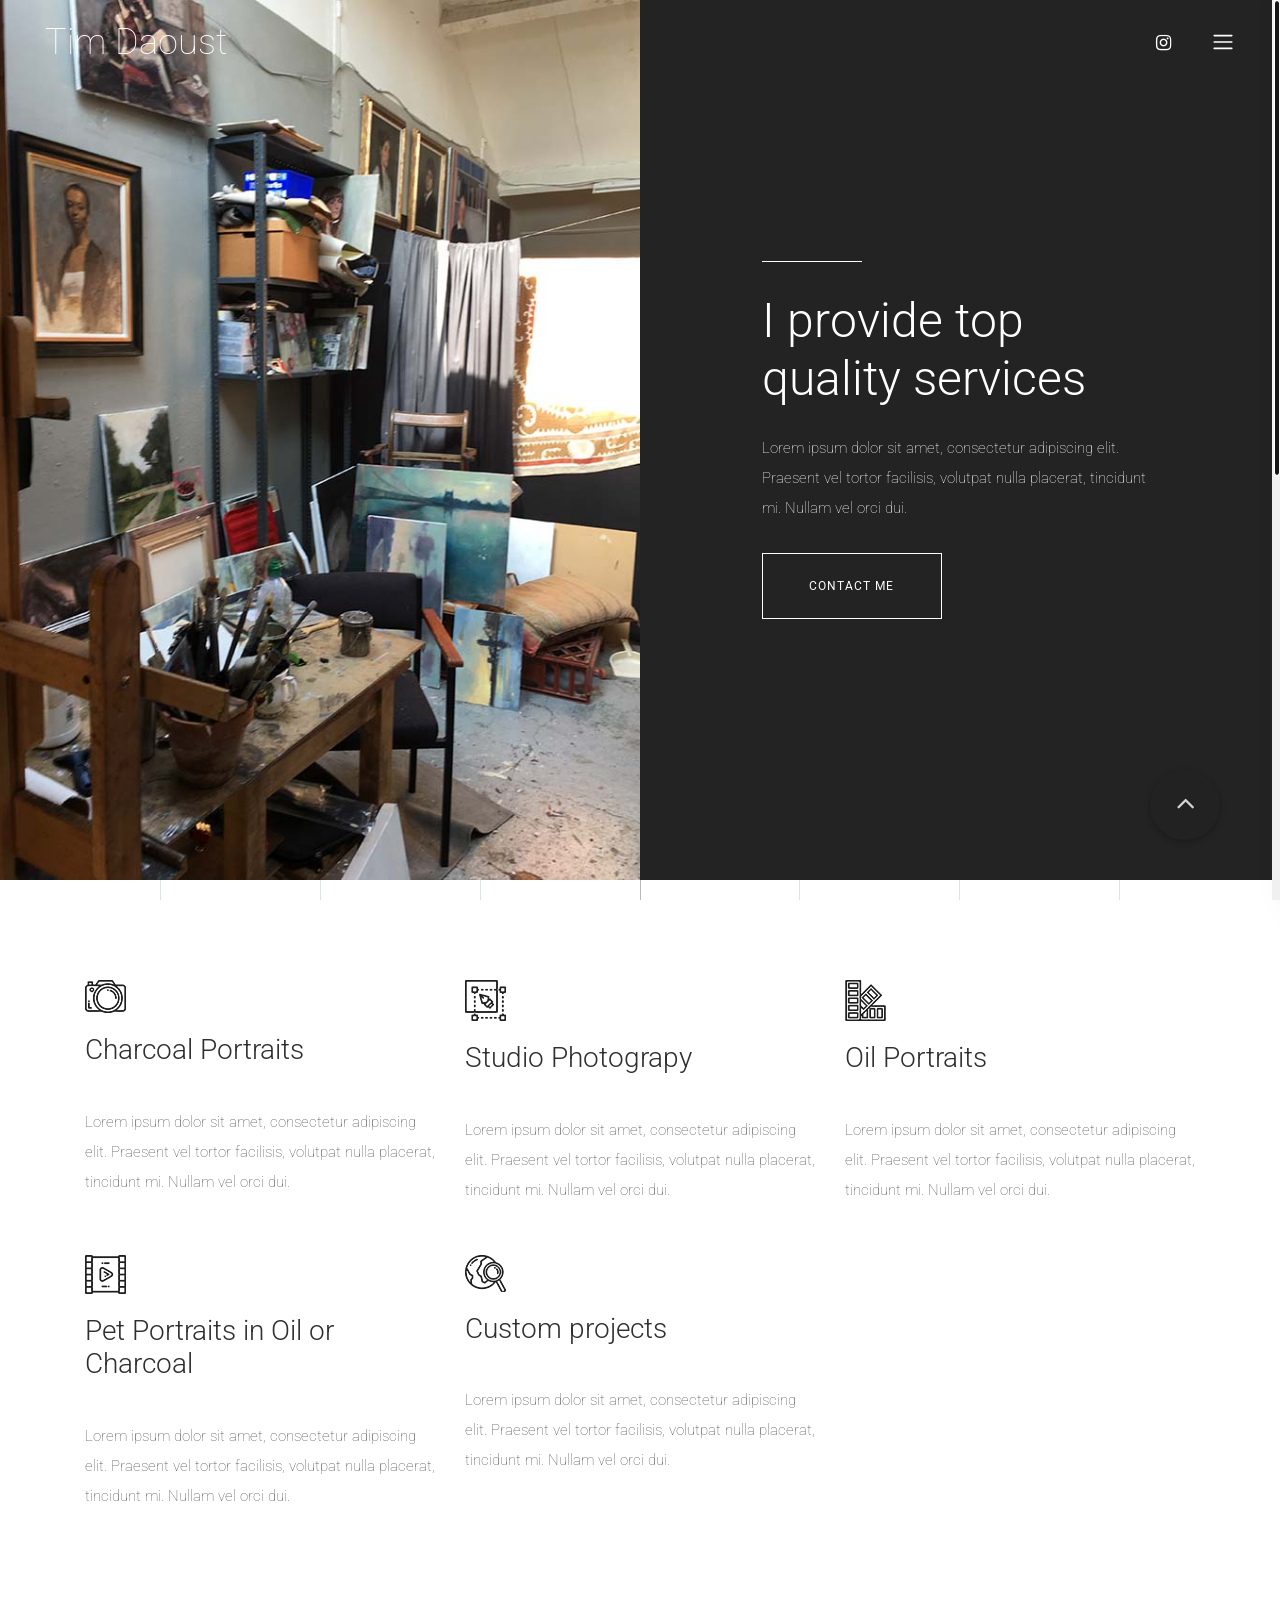
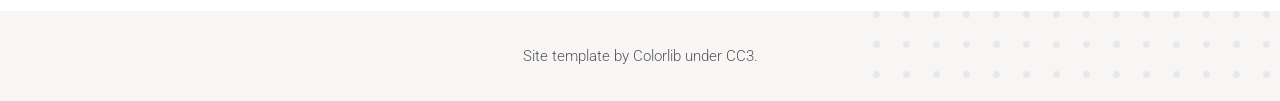
<file: services.html>
<!DOCTYPE html>
<html lang="en">

<head>
    <meta charset="UTF-8">
    <meta name="description" content="">
    <meta http-equiv="X-UA-Compatible" content="IE=edge">
    <meta name="viewport" content="width=device-width, initial-scale=1, shrink-to-fit=no">
    <!-- The above 4 meta tags *must* come first in the head; any other head content must come *after* these tags -->

    <!-- Title  -->
    <title>Tim Daoust</title>

    <!-- Favicon  -->
    <link rel="icon" href="img/core-img/favicon.ico">

    <!-- Style CSS -->
    <link rel="stylesheet" href="style.css">

</head>

<body>
    <!-- Preloader Start -->
    <div id="preloader">
        <div class="preload-content">
            <div id="sonar-load"></div>
        </div>
    </div>
    <!-- Preloader End -->

    <!-- Grids -->
    <div class="grids d-flex justify-content-between">
        <div class="grid1"></div>
        <div class="grid2"></div>
        <div class="grid3"></div>
        <div class="grid4"></div>
        <div class="grid5"></div>
        <div class="grid6"></div>
        <div class="grid7"></div>
        <div class="grid8"></div>
        <div class="grid9"></div>
    </div>

    <!-- ***** Main Menu Area Start ***** -->

    <div class="mainMenu d-flex align-items-center justify-content-between">
        <!-- Close Icon -->
        <div class="closeIcon">
            <i class="ti-close" aria-hidden="true"></i>
        </div>
        <!-- Logo Area -->
        <div class="logo-area">
            <a href="index.html">Tim Daoust</a>
        </div>
        <!-- Nav -->
        <div class="sonarNav wow fadeInUp" data-wow-delay="1s">
            <nav>
                <ul>
                    <li class="nav-item active">
                        <a class="nav-link" href="index.html">Home</a>
                    </li>
                    <li class="nav-item">
                        <a class="nav-link" href="about-me.html">About</a>
                    </li>
                    <li class="nav-item">
                        <a class="nav-link" href="portfolio.html">Portfolio</a>
                    </li>
                    <li class="nav-item">
                        <a class="nav-link" href="contact.html">Contact</a>
                    </li>
                </ul>
            </nav>
        </div>
        <!-- Copwrite Text -->
        <div class="copywrite-text">
            <p><!-- Link back to Colorlib can't be removed. Template is licensed under CC BY 3.0. -->
 Site template by <a href="https://colorlib.com" target="_blank">Colorlib</a> under <a href="https://creativecommons.org/licenses/by-nc/3.0/us/" target="_blank">CC3</a>.  
<!-- Link back to Colorlib can't be removed. Template is licensed under CC BY 3.0. -->
</p>
        </div>
    </div>
        <!-- ***** Main Menu Area End ***** -->

    <!-- ***** Header Area Start ***** -->

<header class="header-area">
        <div class="container-fluid">
            <div class="row">
                <div class="col-12">
                    <div class="menu-area d-flex justify-content-between">
                        <!-- Logo Area  -->
                        <div class="logo-area">
                            <a href="index.html">Tim Daoust</a>
                        </div>

                        <div class="menu-content-area d-flex align-items-center">
                            <!-- Header Social Area -->
                            <div class="header-social-area d-flex align-items-center">
                                <a href="https://www.instagram.com/digitalcoffeeink/" data-toggle="tooltip" data-placement="bottom" title="Instagram"><i class="fa fa-instagram" aria-hidden="true"></i></a>
                            </div>
                            <!-- Menu Icon -->
                            <span class="navbar-toggler-icon" id="menuIcon"></span>
                        </div>
                    </div>
                </div>
            </div>
        </div>
    </header>    
    <!-- ***** Header Area End ***** -->

    <!-- ***** Hero Area Start ***** -->
    <div class="hero-area d-flex align-items-center">
        <!-- Hero Thumbnail -->
        <div class="hero-thumbnail equalize bg-img" style="background-image: url(img/bg-img/services.jpg);"></div>
        
        <!-- Hero Content -->
        <div class="hero-content equalize">
            <div class="container-fluid h-100">
                <div class="row h-100 align-items-center justify-content-center">
                    <div class="col-12 col-md-8">
                        <div class="line"></div>
                        <h2>I provide top quality services</h2>
                        <p>Lorem ipsum dolor sit amet, consectetur adipiscing elit. Praesent vel tortor facilisis, volutpat nulla placerat, tincidunt mi. Nullam vel orci dui.</p>
                        <a href="#" class="btn sonar-btn white-btn">contact me</a>
                    </div>
                </div>
            </div>
        </div>
    </div>
    <!-- ***** Hero Area End ***** -->

    <!-- ***** Services Area Start ***** -->
    <div class="sonar-services-area section-padding-100-50">
        <div class="container">
            <div class="row">
                <!-- Single Services Area -->
                <div class="col-12 col-md-6 col-lg-4">
                    <div class="single-services-area wow fadeInUp" data-wow-delay="300ms">
                        <img src="img/core-img/camera.png" alt="">
                        <h4>Charcoal Portraits</h4>
                        <p>Lorem ipsum dolor sit amet, consectetur adipiscing elit. Praesent vel tortor facilisis, volutpat nulla placerat, tincidunt mi. Nullam vel orci dui.</p>
                    </div>
                </div>
                <!-- Single Services Area -->
                <div class="col-12 col-md-6 col-lg-4">
                    <div class="single-services-area wow fadeInUp" data-wow-delay="600ms">
                        <img src="img/core-img/vector.png" alt="">
                        <h4>Studio Photograpy</h4>
                        <p>Lorem ipsum dolor sit amet, consectetur adipiscing elit. Praesent vel tortor facilisis, volutpat nulla placerat, tincidunt mi. Nullam vel orci dui.</p>
                    </div>
                </div>
                <!-- Single Services Area -->
                <div class="col-12 col-md-6 col-lg-4">
                    <div class="single-services-area wow fadeInUp" data-wow-delay="900ms">
                        <img src="img/core-img/pantone.png" alt="">
                        <h4>Oil Portraits</h4>
                        <p>Lorem ipsum dolor sit amet, consectetur adipiscing elit. Praesent vel tortor facilisis, volutpat nulla placerat, tincidunt mi. Nullam vel orci dui.</p>
                    </div>
                </div>
                <!-- Single Services Area -->
                <div class="col-12 col-md-6 col-lg-4">
                    <div class="single-services-area wow fadeInUp" data-wow-delay="300ms">
                        <img src="img/core-img/video-player.png" alt="">
                        <h4>Pet Portraits in Oil or Charcoal</h4>
                        <p>Lorem ipsum dolor sit amet, consectetur adipiscing elit. Praesent vel tortor facilisis, volutpat nulla placerat, tincidunt mi. Nullam vel orci dui.</p>
                    </div>
                </div>
                <!-- Single Services Area -->
                <div class="col-12 col-md-6 col-lg-4">
                    <div class="single-services-area wow fadeInUp" data-wow-delay="600ms">
                        <img src="img/core-img/browsing.png" alt="">
                        <h4>Custom projects</h4>
                        <p>Lorem ipsum dolor sit amet, consectetur adipiscing elit. Praesent vel tortor facilisis, volutpat nulla placerat, tincidunt mi. Nullam vel orci dui.</p>
                    </div>
                </div>
            </div>
        </div>
    </div>
    <!-- ***** Services Area End ***** -->

    <!-- Global site tag (gtag.js) - Google Analytics -->
    <script async src="https://www.googletagmanager.com/gtag/js?id=UA-153110946-1"></script>
    <script>
      window.dataLayer = window.dataLayer || [];
      function gtag(){dataLayer.push(arguments);}
      gtag('js', new Date());
      gtag('config', 'UA-153110946-1');
    </script>

    <!-- ***** Footer Area Start ***** -->
    <footer class="footer-area bg-gray">

    <footer class="footer-area">
        <!-- back end content -->
        <div class="backEnd-content">
            <img class="dots" src="img/core-img/dots.png" alt="">
        </div>
        <div class="container">
            <div class="row">
                <div class="col-12">
                    <!-- Copywrite Text -->
                    <div class="copywrite-text">
                        <p><!-- Link back to Colorlib can't be removed. Template is licensed under CC BY 3.0. -->
Site template by <a href="https://colorlib.com" target="_blank">Colorlib</a> under <a href="https://creativecommons.org/licenses/by-nc/3.0/us/" target="_blank">CC3</a>.  
<!-- Link back to Colorlib can't be removed. Template is licensed under CC BY 3.0. -->
</p>
                    </div>
                </div>
            </div>
        </div>
    </footer>
        </footer>
    <!-- ***** Footer Area End ***** -->

    <!-- jQuery (Necessary for All JavaScript Plugins) -->
    <script src="js/jquery/jquery-2.2.4.min.js"></script>
    <!-- Popper js -->
    <script src="js/popper.min.js"></script>
    <!-- Bootstrap js -->
    <script src="js/bootstrap.min.js"></script>
    <!-- Plugins js -->
    <script src="js/plugins.js"></script>
    <!-- Active js -->
    <script src="js/active.js"></script>

</body>

</html>
</file>
<file: style.css>
/* [ -- Master Stylesheet -- ] */
/* ----------------------------------------------------------
:: Template Name: Sonar - Photography Template
:: Author: Colorlib
:: Author URL: https://colorlib.com
:: Version: 1.0
:: Created: March 09, 2018
:: Last Updated: March 09, 2018
---------------------------------------------------------- */
/* Variables */
/* mixin */
/* :: Import Fonts */
@import url("https://fonts.googleapis.com/css?family=Roboto:100,300,400,500,700");
/* :: Import All CSS */
@import url(css/bootstrap.min.css);
@import url(css/animate.css);
@import url(css/owl.carousel.css);
@import url(css/magnific-popup.css);
@import url(css/font-awesome.min.css);
@import url(css/themify-icons.css);
/* :: Base CSS */
* {
  margin: 0;
  padding: 0; }

body {
  font-family: "Roboto", sans-serif; }

h1,
h2,
h3,
h4,
h5,
h6 {
  color: #2f2f2f;
  font-weight: 300; }

p {
  color: #565656;
  font-size: 15px;
  line-height: 2;
  font-weight: 100; }

a {
  -webkit-transition-duration: 500ms;
  transition-duration: 500ms;
  text-decoration: none;
  outline: none;
  font-size: 14px;
  font-weight: 700; }
  a:hover, a:focus {
    -webkit-transition-duration: 500ms;
    transition-duration: 500ms;
    text-decoration: none;
    outline: none;
    font-size: 12px;
    font-weight: 400; }

#preloader {
  display: -webkit-box;
  display: -ms-flexbox;
  display: flex;
  -webkit-box-align: center;
  -ms-flex-align: center;
  -ms-grid-row-align: center;
  align-items: center;
  -webkit-box-pack: center;
  -ms-flex-pack: center;
  justify-content: center;
  background-color: #232323;
  position: fixed;
  width: 100%;
  height: 100%;
  z-index: 1000000; }

#sonar-load {
  width: 70px;
  height: 70px;
  border-radius: 50%;
  border: 3px;
  border-style: solid;
  border-color: transparent;
  border-top-color: #f8f5f5;
  -webkit-animation: sonar 2400ms linear infinite;
  animation: sonar 2400ms linear infinite;
  z-index: 999; }
  #sonar-load:before {
    content: "";
    position: absolute;
    top: 7.5px;
    left: 7.5px;
    right: 7.5px;
    bottom: 7.5px;
    border-radius: 50%;
    border: 3px;
    border-style: solid;
    border-color: transparent;
    border-top-color: #f8f5f5;
    -webkit-animation: sonar 2700ms linear infinite;
    animation: sonar 2700ms linear infinite; }
  #sonar-load:after {
    content: "";
    position: absolute;
    top: 20px;
    left: 20px;
    right: 20px;
    bottom: 20px;
    border-radius: 50%;
    border: 3px;
    border-style: solid;
    border-color: transparent;
    border-top-color: #f8f5f5;
    -webkit-animation: sonar 1800ms linear infinite;
    animation: sonar 1800ms linear infinite; }

@-webkit-keyframes sonar {
  0% {
    -webkit-transform: rotate(0deg);
    transform: rotate(0deg); }
  100% {
    -webkit-transform: rotate(360deg);
    transform: rotate(360deg); } }
@keyframes sonar {
  0% {
    -webkit-transform: rotate(0deg);
    transform: rotate(0deg); }
  100% {
    -webkit-transform: rotate(360deg);
    transform: rotate(360deg); } }
ul,
ol {
  margin: 0; }
  ul li,
  ol li {
    list-style: none; }

img {
  height: auto;
  max-width: 100%; }

.sonar-table {
  display: table;
  z-index: 9;
  position: absolute;
  width: 100%;
  height: 100%;
  margin: 0; }

.sonar-table-cell {
  display: table-cell;
  vertical-align: middle; }

.mt-15 {
  margin-top: 15px; }

.mt-30 {
  margin-top: 30px; }

.mt-50 {
  margin-top: 50px; }

.mt-70 {
  margin-top: 70px; }

.mt-100 {
  margin-top: 100px; }

.mb-15 {
  margin-bottom: 15px; }

.mb-30 {
  margin-bottom: 30px; }

.mb-50 {
  margin-bottom: 50px; }

.ml-15 {
  margin-left: 15px; }

.ml-30 {
  margin-left: 30px; }

.mr-15 {
  margin-right: 15px; }

.mr-30 {
  margin-right: 30px; }

.mb-70 {
  margin-bottom: 70px; }

.mb-100 {
  margin-bottom: 100px; }

.mt-230 {
  margin-top: 230px; }
  @media only screen and (max-width: 767px) {
    .mt-230 {
      margin-top: 100px; } }

.bg-img {
  background-position: center center;
  background-size: cover;
  background-repeat: no-repeat; }

.bg-transparent {
  background-color: transparent; }

.font-bold {
  font-weight: 700; }

.font-light {
  font-weight: 300; }

.height-500 {
  height: 500px !important; }

.height-600 {
  height: 600px !important; }

.height-700 {
  height: 700px !important; }

.height-800 {
  height: 800px !important; }

.mfp-wrap {
  z-index: 100000; }

.mfp-image-holder .mfp-close,
.mfp-iframe-holder .mfp-close {
  color: #ffffff;
  right: -30px;
  padding-right: 0;
  width: 30px;
  height: 30px;
  line-height: 25px;
  text-align: center;
  border: 2px solid #ffffff;
  border-radius: 50%;
  top: 10px; }

#scrollUp {
  background-color: #232323;
  border-radius: 50%;
  bottom: 60px;
  right: 60px;
  box-shadow: 0 2px 6px 0 rgba(0, 0, 0, 0.3);
  color: #ffffff;
  font-size: 30px;
  height: 70px;
  text-align: center;
  width: 70px;
  line-height: 66px;
  -webkit-transition-duration: 500ms;
  transition-duration: 500ms; }
  #scrollUp:hover {
    background-color: #192a56; }
  @media only screen and (min-width: 768px) and (max-width: 991px) {
    #scrollUp {
      bottom: 30px;
      right: 30px;
      height: 50px;
      width: 50px;
      line-height: 46px; } }
  @media only screen and (max-width: 767px) {
    #scrollUp {
      bottom: 30px;
      right: 30px;
      height: 50px;
      width: 50px;
      line-height: 46px; } }

.section-padding-100 {
  padding: 100px 0; }

.section-padding-50 {
  padding: 50px 0; }

.section-padding-50-0 {
  padding: 50px 0 0 0; }

.section-padding-100-70 {
  padding: 100px 0 70px; }

.section-padding-100-50 {
  padding: 100px 0 50px; }

.section-padding-100-0 {
  padding: 100px 0 0; }

.section-padding-0-100 {
  padding: 0 0 100px; }

.section-padding-100-20 {
  padding: 100px 0 20px 0; }

.bg-gray {
  background-color: #f8f5f5; }

.nicescroll-rails {
  z-index: 999999 !important; }

.section-heading {
  text-align: center;
  margin-bottom: 80px;
  position: relative;
  z-index: 1; }
  .section-heading .line {
    width: 100px;
    height: 1px;
    background-color: #232323;
    margin-bottom: 30px;
    display: block; }
  .section-heading h2 {
    font-size: 48px;
    margin-bottom: 0;
    font-weight: 100;
    line-height: 1.5; }
    .section-heading h2 span {
      font-weight: 400; }
    @media only screen and (min-width: 768px) and (max-width: 991px) {
      .section-heading h2 {
        font-size: 36px; } }
    @media only screen and (max-width: 767px) {
      .section-heading h2 {
        font-size: 30px; } }

.sonar-btn {
  position: relative;
  z-index: 1;
  min-width: 180px;
  height: 66px;
  border: 1px solid;
  border-color: #2f2f2f;
  text-transform: uppercase;
  color: #2f2f2f;
  font-size: 12px;
  letter-spacing: 1px;
  border-radius: 0;
  line-height: 64px;
  padding: 0;
  background-color: #ffffff; }
  .sonar-btn:hover, .sonar-btn:focus {
    background-color: #2f2f2f;
    font-size: 12px;
    color: #ffffff; }
  .sonar-btn.white-btn {
    border-color: #ffffff;
    color: #ffffff;
    background-color: transparent; }
    .sonar-btn.white-btn:hover, .sonar-btn.white-btn:focus {
      background-color: #ffffff;
      color: #2f2f2f; }
  .sonar-btn.btn-2 {
    background-color: #2f2f2f;
    font-size: 12px;
    color: #ffffff; }
  .sonar-btn.btn-3 {
    background-color: #232323;
    color: #ffffff; }
    .sonar-btn.btn-3::before {
      position: absolute;
      width: 100%;
      height: 100%;
      background-color: transparent;
      border: 1px solid;
      border-color: #232323;
      right: -6px;
      bottom: -6px;
      content: '';
      z-index: -100; }
    .sonar-btn.btn-3:hover, .sonar-btn.btn-3:focus {
      background-color: #232323;
      color: #ffffff; }

.bg-overlay {
  position: relative;
  z-index: 1; }
  .bg-overlay::after {
    position: absolute;
    z-index: -1;
    top: 0;
    left: 0;
    width: 100%;
    height: 100%;
    background-color: #2f2f2f;
    opacity: 0.85;
    content: ''; }

.bg-overlay-black {
  position: relative;
  z-index: 1; }
  .bg-overlay-black::after {
    position: absolute;
    z-index: 1;
    top: 0;
    left: 0;
    width: 100%;
    height: 100%;
    background-color: #000;
    opacity: 0.85;
    content: ''; }

.bg-overlay-white {
  position: relative;
  z-index: 1; }
  .bg-overlay-white::after {
    position: absolute;
    z-index: -2;
    top: 0;
    left: 0;
    width: 100%;
    height: 100%;
    background-color: rgba(230, 241, 255, 0.5);
    content: ''; }

.slide-background-overlay {
  position: relative;
  z-index: 1;
  bottom: 0;
  left: 0;
  width: 100%;
  height: 60%; }
  .slide-background-overlay::after {
    content: '';
    position: absolute;
    height: 60%;
    width: 100%;
    z-index: -1;
    bottom: 0;
    left: 0;
    background: rgba(0, 0, 0, 0.9);
    background: -webkit-linear-gradient(bottom, rgba(0, 0, 0, 0.9) 0%, rgba(0, 0, 0, 0.1) 90%, rgba(0, 0, 0, 0) 100%);
    background: linear-gradient(to top, rgba(0, 0, 0, 0.9) 0%, rgba(0, 0, 0, 0.1) 90%, rgba(0, 0, 0, 0) 100%); }

.grids {
  position: fixed;
  width: 100%;
  height: 100%;
  z-index: -1; }
  .grids div {
    width: 1px;
    height: 100%;
    background-color: #e0e3e4; }
    .grids div:nth-child(5) {
      background-color: #bababa; }
    .grids div:first-child, .grids div:last-child {
      background-color: transparent; }

/* :: Header Area CSS */
.header-area {
  position: fixed;
  z-index: 995;
  top: 0;
  left: 0;
  width: 100%;
  height: auto;
  -webkit-transition-duration: 500ms;
  transition-duration: 500ms;
  background-color: transparent;
  padding: 15px 30px; }
  .header-area .logo-area a {
    color: #ffffff;
    font-size: 36px;
    font-weight: 100; }
    @media only screen and (max-width: 767px) {
      .header-area .logo-area a {
        font-size: 24px; } }
  .header-area .menu-content-area .header-social-area {
    margin-right: 30px; }
    .header-area .menu-content-area .header-social-area a {
      font-size: 18px;
      padding: 0 10px;
      color: #ffffff; }
      @media only screen and (max-width: 767px) {
        .header-area .menu-content-area .header-social-area a {
          padding: 0 5px;
          font-size: 14px; } }
    @media only screen and (max-width: 767px) {
      .header-area .menu-content-area .header-social-area {
        margin-right: 15px; } }
  .header-area.sticky {
    background-color: #232323; }
  @media only screen and (max-width: 767px) {
    .header-area {
      padding: 10px 0; } }

.navbar-toggler-icon {
  background-image: url("data:image/svg+xml;charset=utf8,%3Csvg viewBox='0 0 30 30' xmlns='http://www.w3.org/2000/svg'%3E%3Cpath stroke='rgba(255, 255, 255, 1)' stroke-width='2' stroke-linecap='round' stroke-miterlimit='10' d='M4 7h22M4 15h22M4 23h22'/%3E%3C/svg%3E");
  cursor: pointer; }

.mainMenu {
  position: fixed;
  width: 480px;
  height: 100%;
  top: 0;
  right: -500px;
  background-color: #232323;
  z-index: 99999;
  text-align: center;
  -webkit-box-orient: vertical;
  -webkit-box-direction: normal;
  -ms-flex-direction: column;
  flex-direction: column;
  padding: 50px 15px;
  -webkit-transition-duration: 800ms;
  transition-duration: 800ms;
  box-shadow: 0 0 40px rgba(0, 0, 0, 0.2); }
  .mainMenu .closeIcon {
    position: absolute;
    right: 50px;
    top: 50px;
    z-index: 9;
    color: #ffffff;
    font-size: 20px;
    cursor: pointer;
    -webkit-transition-duration: 750ms;
    transition-duration: 750ms; }
    .mainMenu .closeIcon:hover {
      -webkit-transform: rotate(180deg);
      transform: rotate(180deg); }
    @media only screen and (max-width: 767px) {
      .mainMenu .closeIcon {
        right: 30px;
        top: 30px; } }
  .mainMenu .logo-area a {
    color: #ffffff;
    font-size: 30px;
    display: block;
    font-weight: 100; }
    @media only screen and (max-width: 767px) {
      .mainMenu .logo-area a {
        font-size: 24px; } }
  .mainMenu .copywrite-text p {
    margin-bottom: 0;
    color: #ffffff; }
    @media only screen and (max-width: 767px) {
      .mainMenu .copywrite-text p {
        font-size: 14px; } }
  .mainMenu .copywrite-text a {
    font-weight: 100;
    color: #ffffff; }
    .mainMenu .copywrite-text a:hover, .mainMenu .copywrite-text a:focus {
      font-size: 14px; }
  .mainMenu .nav-link {
    color: #ffffff;
    font-size: 18px;
    position: relative;
    z-index: 1;
    font-weight: 300;
    padding: 12px 15px; }
    @media only screen and (max-width: 767px) {
      .mainMenu .nav-link {
        font-size: 14px;
        padding: 10px; } }
    .mainMenu .nav-link::after {
      content: '';
      bottom: 0;
      width: 30px;
      height: 1px;
      background-color: rgba(255, 255, 255, 0.5);
      left: 50%;
      -webkit-transform: translateX(-50%);
      transform: translateX(-50%);
      position: absolute;
      z-index: 5;
      -webkit-transition-duration: 500ms;
      transition-duration: 500ms; }
    .mainMenu .nav-link:hover::after, .mainMenu .nav-link:focus::after {
      width: 70px;
      background-color: white; }
  @media only screen and (min-width: 992px) and (max-width: 1199px) {
    .mainMenu {
      padding: 30px 15px; } }
  @media only screen and (min-width: 768px) and (max-width: 991px) {
    .mainMenu {
      padding: 30px 15px; } }
  @media only screen and (max-width: 767px) {
    .mainMenu {
      padding: 15px;
      width: 300px; } }

/* :: Menu Open CSS */
.menu-open .mainMenu {
  right: 0; }

/* :: Hero Slides Area CSS */
.hero-slides .single-hero-slide {
  height: 950px;
  position: relative;
  z-index: 1;
  padding: 0 40px 100px;
  -webkit-transition-duration: 800ms;
  transition-duration: 800ms;
  overflow: visible;
  cursor: pointer; }
  .hero-slides .single-hero-slide .hero-slides-content {
    position: relative;
    z-index: 1;
    -webkit-transform: translateY(75%);
    transform: translateY(75%);
    -webkit-transition-duration: 800ms;
    transition-duration: 800ms;
    bottom: 0; }
    .hero-slides .single-hero-slide .hero-slides-content .line {
      width: 100px;
      height: 1px;
      background-color: #ffffff;
      margin-bottom: 30px;
      display: block; }
    .hero-slides .single-hero-slide .hero-slides-content h2 {
      color: #ffffff;
      font-weight: 100; }
    .hero-slides .single-hero-slide .hero-slides-content p {
      color: #ffffff;
      margin-bottom: 0;
      -webkit-transition-duration: 500ms;
      transition-duration: 500ms;
      margin-top: 140px; }
  .hero-slides .single-hero-slide:hover .hero-slides-content {
    -webkit-transform: translateY(0%);
    transform: translateY(0%); }
  .hero-slides .single-hero-slide:hover p {
    margin-top: 40px; }
  @media only screen and (min-width: 992px) and (max-width: 1199px) {
    .hero-slides .single-hero-slide {
      height: 800px; } }
  @media only screen and (min-width: 768px) and (max-width: 991px) {
    .hero-slides .single-hero-slide {
      height: 700px; } }
  @media only screen and (max-width: 767px) {
    .hero-slides .single-hero-slide {
      height: 550px; } }
.hero-slides .owl-dots {
  position: absolute;
  left: 50px;
  bottom: 50px; }
  .hero-slides .owl-dots .owl-dot {
    width: 8px;
    height: 8px;
    border: 1px solid #6a6a67;
    margin: 0 5px;
    border-radius: 50%;
    display: inline-block; }
    .hero-slides .owl-dots .owl-dot.active {
      border: 1px solid #ffffff;
      background-color: #ffffff; }

/* :: Portfolio Area CSS */
.portfolio-area {
  overflow-x: hidden; }
  .portfolio-area .portfolio-title h2 {
    font-size: 56px;
    text-align: center;
    font-weight: 100; }
    .portfolio-area .portfolio-title h2 span {
      font-weight: 400; }
    @media only screen and (min-width: 768px) and (max-width: 991px) {
      .portfolio-area .portfolio-title h2 {
        font-size: 36px; } }
    @media only screen and (max-width: 767px) {
      .portfolio-area .portfolio-title h2 {
        font-size: 30px; } }

.single-portfolio-item {
  position: relative;
  z-index: 1; }
  .single-portfolio-item .backend-content .dots {
    position: absolute;
    z-index: -1;
    top: -100px;
    left: -150px; }
  .single-portfolio-item .backend-content h2 {
    position: absolute;
    font-size: 230px;
    color: #f0f0f0;
    z-index: -10;
    top: -170px;
    right: 40%; }
    @media only screen and (min-width: 992px) and (max-width: 1199px) {
      .single-portfolio-item .backend-content h2 {
        font-size: 170px;
        top: -120px; } }
    @media only screen and (min-width: 768px) and (max-width: 991px) {
      .single-portfolio-item .backend-content h2 {
        font-size: 80px;
        top: -50px; } }
    @media only screen and (max-width: 767px) {
      .single-portfolio-item .backend-content h2 {
        font-size: 80px;
        top: -50px; } }
  .single-portfolio-item .portfolio-meta {
    padding-top: 30px; }
    .single-portfolio-item .portfolio-meta p {
      font-weight: 500;
      font-size: 14px;
      margin-bottom: 5px; }
    .single-portfolio-item .portfolio-meta h2 {
      font-size: 30px; }
      @media only screen and (max-width: 767px) {
        .single-portfolio-item .portfolio-meta h2 {
          font-size: 24px; } }
  .single-portfolio-item.portfolio-item-2 .backend-content .dots {
    position: absolute;
    z-index: -1;
    top: 0;
    left: auto;
    right: -150px; }
  .single-portfolio-item.portfolio-item-3 .backend-content .dots {
    top: 0;
    left: -200px;
    right: auto;
    -webkit-transform: rotate(90deg);
    transform: rotate(90deg); }
  .single-portfolio-item.portfolio-item-3 .backend-content h2 {
    top: -180px;
    left: 30%;
    right: auto; }
    @media only screen and (min-width: 992px) and (max-width: 1199px) {
      .single-portfolio-item.portfolio-item-3 .backend-content h2 {
        top: -130px; } }
    @media only screen and (min-width: 768px) and (max-width: 991px) {
      .single-portfolio-item.portfolio-item-3 .backend-content h2 {
        top: -90px;
        font-size: 100px; } }
    @media only screen and (max-width: 767px) {
      .single-portfolio-item.portfolio-item-3 .backend-content h2 {
        top: -70px; } }
  @media only screen and (max-width: 767px) {
    .single-portfolio-item.portfolio-item-3 {
      margin-bottom: 100px; } }
  .single-portfolio-item.portfolio-item-4 {
    top: -220px; }
    .single-portfolio-item.portfolio-item-4 .backend-content .dots {
      top: auto;
      bottom: -130px;
      left: 70%;
      right: auto;
      -webkit-transform: rotate(90deg);
      transform: rotate(90deg); }
    @media only screen and (max-width: 767px) {
      .single-portfolio-item.portfolio-item-4 {
        top: 0;
        margin-bottom: 100px; } }
  .single-portfolio-item.portfolio-item-5 {
    top: -450px;
    height: 0; }
    @media only screen and (max-width: 767px) {
      .single-portfolio-item.portfolio-item-5 {
        top: 0;
        height: auto;
        margin-bottom: 100px; } }
    @media only screen and (min-width: 768px) and (max-width: 991px) {
      .single-portfolio-item.portfolio-item-5 {
        top: -230px; } }
  .single-portfolio-item.portfolio-item-6 {
    top: 0;
    height: 0; }
    @media only screen and (max-width: 767px) {
      .single-portfolio-item.portfolio-item-6 {
        height: auto;
        margin-bottom: 100px; } }
  .single-portfolio-item.portfolio-item-7 {
    margin-top: 50px; }
    .single-portfolio-item.portfolio-item-7 .backend-content .dots {
      position: absolute;
      z-index: -1;
      top: auto;
      bottom: 0;
      left: auto;
      right: -150px; }
    .single-portfolio-item.portfolio-item-7 .backend-content h2 {
      top: -180px;
      left: 30%;
      right: auto; }
      @media only screen and (min-width: 992px) and (max-width: 1199px) {
        .single-portfolio-item.portfolio-item-7 .backend-content h2 {
          top: -100px; } }
      @media only screen and (max-width: 767px) {
        .single-portfolio-item.portfolio-item-7 .backend-content h2 {
          top: -60px; } }

/* :: Call to Action Area CSS */
.call-to-action-content {
  text-align: center; }
  .call-to-action-content h2 {
    font-weight: 100;
    font-size: 72px;
    margin-bottom: 15px; }
    @media only screen and (min-width: 992px) and (max-width: 1199px) {
      .call-to-action-content h2 {
        font-size: 55px; } }
    @media only screen and (min-width: 768px) and (max-width: 991px) {
      .call-to-action-content h2 {
        font-size: 36px; } }
    @media only screen and (max-width: 767px) {
      .call-to-action-content h2 {
        font-size: 30px; } }
  .call-to-action-content h5 {
    font-size: 48px;
    margin-bottom: 0; }
    @media only screen and (min-width: 768px) and (max-width: 991px) {
      .call-to-action-content h5 {
        font-size: 30px; } }
    @media only screen and (max-width: 767px) {
      .call-to-action-content h5 {
        font-size: 24px; } }

.sonar-call-to-action-area {
  position: relative;
  z-index: 1;
  overflow: hidden; }
  .sonar-call-to-action-area .backEnd-content h2 {
    position: absolute;
    font-size: 230px;
    color: #f0f0f0;
    z-index: -1;
    top: -30px;
    left: -3%; }
    @media only screen and (min-width: 992px) and (max-width: 1199px) {
      .sonar-call-to-action-area .backEnd-content h2 {
        font-size: 170px;
        top: 0; } }
    @media only screen and (min-width: 768px) and (max-width: 991px) {
      .sonar-call-to-action-area .backEnd-content h2 {
        font-size: 150px;
        top: 0; } }
    @media only screen and (max-width: 767px) {
      .sonar-call-to-action-area .backEnd-content h2 {
        font-size: 100px; } }

/* :: Footer CSS */
.footer-area {
  position: relative;
  z-index: 1;
  overflow: hidden; }
  .footer-area .copywrite-text {
    padding: 30px;
    text-align: center; }
    .footer-area .copywrite-text p {
      font-weight: 300;
      margin-bottom: 0; }
    .footer-area .copywrite-text a {
      color: #565656;
      font-weight: 300;
      font-size: 15px; }
      .footer-area .copywrite-text a:hover, .footer-area .copywrite-text a:focus {
        font-size: 15px; }
  .footer-area .backEnd-content .dots {
    position: absolute;
    right: -50px;
    top: 0;
    z-index: -1; }
  .footer-area .backEnd-content h2 {
    position: absolute;
    font-size: 230px;
    color: #f0f0f0;
    z-index: -1;
    top: -50px;
    left: -50px; }
    @media only screen and (min-width: 992px) and (max-width: 1199px) {
      .footer-area .backEnd-content h2 {
        font-size: 170px; } }
    @media only screen and (min-width: 768px) and (max-width: 991px) {
      .footer-area .backEnd-content h2 {
        font-size: 120px;
        top: 0; } }
    @media only screen and (max-width: 767px) {
      .footer-area .backEnd-content h2 {
        font-size: 80px;
        top: 0;
        left: -30px; } }

/* :: Hero Area CSS */
.hero-area {
  background-color: #232323;
  position: relative;
  z-index: 1;
  overflow: hidden;
  -ms-flex-wrap: wrap;
  flex-wrap: wrap; }
  .hero-area .backEnd-content .dots {
    position: absolute;
    right: -200px;
    top: 50%;
    z-index: -2;
    opacity: 0.1;
    -webkit-transform: translateY(-50%);
    transform: translateY(-50%); }
  .hero-area .hero-thumbnail,
  .hero-area .hero-content {
    -webkit-box-flex: 0;
    -ms-flex: 0 0 50%;
    flex: 0 0 50%;
    min-width: 50%;
    position: relative;
    z-index: 1; }
    @media only screen and (max-width: 767px) {
      .hero-area .hero-thumbnail,
      .hero-area .hero-content {
        -webkit-box-flex: 0;
        -ms-flex: 0 0 100%;
        flex: 0 0 100%;
        min-width: 100%; } }
  .hero-area .hero-content {
    height: 880px;
    padding: 100px 0; }
    .hero-area .hero-content .line {
      width: 100px;
      height: 1px;
      background-color: #ffffff;
      margin-bottom: 30px;
      display: block; }
    .hero-area .hero-content h2 {
      color: #ffffff;
      font-size: 48px;
      margin-bottom: 25px; }
      @media only screen and (min-width: 992px) and (max-width: 1199px) {
        .hero-area .hero-content h2 {
          font-size: 40px; } }
      @media only screen and (min-width: 768px) and (max-width: 991px) {
        .hero-area .hero-content h2 {
          font-size: 30px; } }
      @media only screen and (max-width: 767px) {
        .hero-area .hero-content h2 {
          font-size: 30px; } }
    .hero-area .hero-content p {
      color: #ffffff;
      margin-bottom: 30px; }
    .hero-area .hero-content.aboutUs {
      height: 1100px; }
      @media only screen and (max-width: 767px) {
        .hero-area .hero-content.aboutUs {
          height: auto; } }
    @media only screen and (max-width: 767px) {
      .hero-area .hero-content {
        height: auto; } }
  .hero-area .hero-thumbnail.aboutUs::before {
    position: absolute;
    width: 100%;
    height: 100px;
    bottom: 0;
    left: 0;
    background-color: #ffffff;
    content: '';
    z-index: 1; }
    @media only screen and (max-width: 767px) {
      .hero-area .hero-thumbnail.aboutUs::before {
        display: none; } }
  @media only screen and (max-width: 767px) {
    .hero-area .hero-thumbnail {
      height: 400px; } }

/* :: Service Area CSS */
.single-services-area {
  position: relative;
  z-index: 1;
  margin-bottom: 50px; }
  .single-services-area img {
    margin-bottom: 20px; }
  .single-services-area h4 {
    font-size: 28px;
    margin-bottom: 40px; }
  .single-services-area p {
    margin-bottom: 0; }

/* :: Testimonials Area CSS */
.sonar-testimonials-area {
  position: relative;
  z-index: 1;
  padding: 70px 0;
  margin: 0 50px; }
  .sonar-testimonials-area::before {
    position: absolute;
    width: 20%;
    height: 100%;
    left: 0;
    top: 0;
    background-color: #ffffff;
    content: ''; }
  .sonar-testimonials-area .testimonial-content {
    padding: 100px 80px 100px 200px;
    position: relative;
    z-index: 1;
    left: -15px;
    box-shadow: -10px 10px 40px rgba(0, 0, 0, 0.15); }
    @media only screen and (min-width: 992px) and (max-width: 1199px) {
      .sonar-testimonials-area .testimonial-content {
        padding: 100px 80px 100px 130px; } }
    @media only screen and (max-width: 767px) {
      .sonar-testimonials-area .testimonial-content {
        padding: 50px 15px 50px 15px; } }
  .sonar-testimonials-area .single-tes-slide p {
    margin-bottom: 40px;
    font-style: italic; }
  .sonar-testimonials-area .single-tes-slide h6 {
    margin-bottom: 0;
    font-style: italic; }
  .sonar-testimonials-area .owl-dots {
    position: absolute;
    top: 0;
    left: -100px;
    z-index: 10;
    -webkit-transform: translateY(-50%);
    transform: translateY(-50%); }
    .sonar-testimonials-area .owl-dots .owl-dot {
      width: 8px;
      height: 8px;
      border: 1px solid #6a6a67;
      border-radius: 50%;
      margin: 8px 0;
      display: block; }
      .sonar-testimonials-area .owl-dots .owl-dot.active {
        border-color: #232323;
        background-color: #232323; }
    @media only screen and (min-width: 992px) and (max-width: 1199px) {
      .sonar-testimonials-area .owl-dots {
        top: 20%; } }
    @media only screen and (min-width: 768px) and (max-width: 991px) {
      .sonar-testimonials-area .owl-dots {
        top: 30%; } }
    @media only screen and (max-width: 767px) {
      .sonar-testimonials-area .owl-dots {
        display: none; } }
  @media only screen and (max-width: 767px) {
    .sonar-testimonials-area {
      margin: 0 15px; } }

/* :: Portfolio Area CSS */
.sonar-projects-area {
  position: relative;
  z-index: 1;
  padding: 100px 35px 50px; }
  .sonar-projects-area .single_gallery_item {
    position: relative;
    z-index: 1;
    margin-bottom: 50px; }
    .sonar-projects-area .single_gallery_item .gallery-content {
      padding-top: 30px; }
      .sonar-projects-area .single_gallery_item .gallery-content h4 {
        margin-bottom: 10px; }
        @media only screen and (max-width: 767px) {
          .sonar-projects-area .single_gallery_item .gallery-content h4 {
            font-size: 20px; } }
      .sonar-projects-area .single_gallery_item .gallery-content p {
        margin-bottom: 0; }

.sonar-portfolio-menu {
  position: absolute;
  bottom: 40px;
  right: 0;
  width: 50%;
  z-index: 100; }
  .sonar-portfolio-menu .btn {
    padding: 5px 0;
    border: none;
    border-bottom: 2px solid;
    border-color: transparent;
    background-color: transparent;
    color: #ffffff;
    border-radius: 0;
    margin: 0 20px; }
    .sonar-portfolio-menu .btn.active {
      border-color: #ffffff; }
    .sonar-portfolio-menu .btn:hover, .sonar-portfolio-menu .btn:focus {
      box-shadow: none; }
    @media only screen and (min-width: 992px) and (max-width: 1199px) {
      .sonar-portfolio-menu .btn {
        margin: 0 10px; } }
    @media only screen and (min-width: 768px) and (max-width: 991px) {
      .sonar-portfolio-menu .btn {
        margin: 0 5px;
        font-size: 14px; } }
    @media only screen and (max-width: 767px) {
      .sonar-portfolio-menu .btn {
        margin: 0 5px;
        font-size: 14px; } }
  @media only screen and (max-width: 767px) {
    .sonar-portfolio-menu {
      width: 100%;
      bottom: 20px; } }

/* :: Blog Area CSS */
.sonar-blog-area,
.sonar-contact-area {
  position: relative;
  z-index: 1;
  overflow: hidden; }
  .sonar-blog-area .backEnd-content .dots,
  .sonar-contact-area .backEnd-content .dots {
    position: absolute;
    top: -50px;
    right: -200px; }

.single-blog-area {
  position: relative;
  z-index: 1; }
  .single-blog-area .blog-post-thumbnail {
    position: relative;
    z-index: 1; }
    .single-blog-area .blog-post-thumbnail .post-date a {
      position: absolute;
      width: 45px;
      height: auto;
      padding: 15px 10px;
      background-color: #000;
      top: -20px;
      left: 25px;
      font-weight: 100;
      color: #ffffff;
      text-align: center;
      line-height: 2;
      font-size: 15px; }
      .single-blog-area .blog-post-thumbnail .post-date a:hover, .single-blog-area .blog-post-thumbnail .post-date a:focus {
        font-weight: 100;
        font-size: 15px; }
  .single-blog-area .post-content {
    padding-top: 60px; }
    .single-blog-area .post-content .headline {
      font-size: 28px;
      margin-bottom: 5px;
      font-weight: 300;
      color: #2f2f2f; }
      .single-blog-area .post-content .headline:hover, .single-blog-area .post-content .headline:focus {
        font-weight: 300; }
    .single-blog-area .post-content .post-meta {
      margin-bottom: 50px; }
      .single-blog-area .post-content .post-meta a {
        font-size: 12px;
        font-weight: 500;
        color: #2f2f2f; }
        .single-blog-area .post-content .post-meta a:hover, .single-blog-area .post-content .post-meta a:focus {
          font-size: 12px;
          font-weight: 500; }
    .single-blog-area .post-content p {
      margin-bottom: 0; }

.search-widget-area form {
  position: relative;
  z-index: 1; }
  .search-widget-area form input {
    width: 100%;
    height: 42px;
    font-size: 12px;
    font-style: italic;
    border: none;
    border-radius: 0;
    border-bottom: 2px solid #f3f4fa;
    padding: 0 15px;
    background-color: transparent; }
  .search-widget-area form button {
    width: 50px;
    height: 42px;
    background-color: #232323;
    color: #ffffff;
    font-size: 16px;
    border: none;
    position: absolute;
    top: 0;
    right: 0;
    z-index: 10; }

.sonar-catagories-widget-area h6 {
  margin-bottom: 15px; }
.sonar-catagories-widget-area .catagories-menu li a {
  padding: 10px 0 10px 40px;
  font-size: 12px;
  font-weight: 300;
  color: #565656;
  display: block; }

.latest-news-widget-area h6 {
  margin-bottom: 25px; }
.latest-news-widget-area .widget-single-blog-post {
  margin-bottom: 30px; }
  .latest-news-widget-area .widget-single-blog-post .widget-post-content a {
    font-size: 15px;
    color: #2f2f2f;
    margin-bottom: 5px;
    font-weight: 300; }
    .latest-news-widget-area .widget-single-blog-post .widget-post-content a:hover, .latest-news-widget-area .widget-single-blog-post .widget-post-content a:focus {
      font-size: 15px;
      font-weight: 300; }
  .latest-news-widget-area .widget-single-blog-post .widget-post-content p {
    font-size: 12px;
    margin-bottom: 0; }

/* :: Contact Area CSS */
.contact-form h2 {
  font-size: 72px;
  margin-bottom: 15px;
  font-weight: 100; }
  @media only screen and (min-width: 992px) and (max-width: 1199px) {
    .contact-form h2 {
      font-size: 55px; } }
  @media only screen and (min-width: 768px) and (max-width: 991px) {
    .contact-form h2 {
      font-size: 36px; } }
  @media only screen and (max-width: 767px) {
    .contact-form h2 {
      font-size: 30px; } }
.contact-form h4 {
  font-size: 48px;
  margin-bottom: 80px; }
  @media only screen and (min-width: 768px) and (max-width: 991px) {
    .contact-form h4 {
      font-size: 30px; } }
  @media only screen and (max-width: 767px) {
    .contact-form h4 {
      font-size: 24px; } }
.contact-form .form-group {
  margin-bottom: 30px; }
.contact-form .form-control {
  width: 100%;
  height: 60px;
  padding: 0 15px;
  border: none;
  border-bottom: 1px solid;
  border-color: #c0c0c0;
  border-radius: 0;
  font-size: 12px;
  font-style: italic;
  color: #2f2f2f;
  background-color: transparent; }
  .contact-form .form-control:focus, .contact-form .form-control:hover {
    box-shadow: none; }
.contact-form textarea {
  margin-bottom: 50px; }
  .contact-form textarea.form-control {
    height: 220px;
    padding: 15px; }

.map-area {
  position: relative;
  z-index: 1;
  margin: 0 50px; }
  .map-area #googleMap {
    width: 100%;
    height: 540px; }
    @media only screen and (max-width: 767px) {
      .map-area #googleMap {
        height: 400px; } }
  @media only screen and (max-width: 767px) {
    .map-area {
      margin: 0 20px; } }

/* :: About Area CSS */
.sonar-about-us-area {
  position: relative;
  z-index: 1;
  padding: 120px 0;
  overflow: hidden; }
  .sonar-about-us-area::after {
    content: "";
    width: 50%;
    height: 100%;
    top: 0;
    left: 0;
    background-color: #ffffff;
    position: absolute;
    z-index: -5; }
  .sonar-about-us-area.second-part {
    position: relative;
    padding: 120px 0; }
    .sonar-about-us-area.second-part::after {
      content: "";
      width: 50%;
      height: 100%;
      top: 0;
      left: auto;
      right: 0;
      background-color: #ffffff;
      position: absolute;
      z-index: -5; }
  .sonar-about-us-area .about-us-content {
    padding: 15px 100px 100px;
    margin-left: 100px; }
    @media only screen and (min-width: 992px) and (max-width: 1199px) {
      .sonar-about-us-area .about-us-content {
        padding: 15px 30px 100px;
        margin-left: 50px; } }
    @media only screen and (min-width: 768px) and (max-width: 991px) {
      .sonar-about-us-area .about-us-content {
        margin-left: 0; } }
    @media only screen and (max-width: 767px) {
      .sonar-about-us-area .about-us-content {
        margin-left: 0;
        padding: 15px 20px 100px; } }
  .sonar-about-us-area .backEnd-content h2 {
    position: absolute;
    font-size: 230px;
    color: #f0f0f0;
    z-index: -1;
    top: -130px;
    left: -10%; }
    @media only screen and (min-width: 992px) and (max-width: 1199px) {
      .sonar-about-us-area .backEnd-content h2 {
        font-size: 170px;
        top: -90px; } }
    @media only screen and (min-width: 768px) and (max-width: 991px) {
      .sonar-about-us-area .backEnd-content h2 {
        font-size: 100px;
        top: -30px;
        left: -5%; } }
    @media only screen and (max-width: 767px) {
      .sonar-about-us-area .backEnd-content h2 {
        font-size: 60px;
        top: 0; } }
  .sonar-about-us-area.second-part {
    overflow: hidden; }
    .sonar-about-us-area.second-part .about-us-content {
      padding: 100px;
      margin-left: 0;
      margin-right: 100px; }
      @media only screen and (min-width: 992px) and (max-width: 1199px) {
        .sonar-about-us-area.second-part .about-us-content {
          margin-right: 0; } }
      @media only screen and (min-width: 768px) and (max-width: 991px) {
        .sonar-about-us-area.second-part .about-us-content {
          margin-right: 0; } }
      @media only screen and (max-width: 767px) {
        .sonar-about-us-area.second-part .about-us-content {
          margin-right: 0;
          padding: 100px 20px 70px; } }
    .sonar-about-us-area.second-part .backEnd-content h2 {
      top: -100px;
      left: auto;
      right: -50px; }
      @media only screen and (min-width: 768px) and (max-width: 991px) {
        .sonar-about-us-area.second-part .backEnd-content h2 {
          font-size: 100px;
          top: 0;
          left: auto;
          right: 0; } }

/* :: Shortcode Area CSS */
.elements-title h2 {
  text-transform: capitalize;
  font-size: 48px;
  margin-bottom: 100px; }
  @media only screen and (min-width: 768px) and (max-width: 991px) {
    .elements-title h2 {
      font-size: 30px; } }
  @media only screen and (max-width: 767px) {
    .elements-title h2 {
      font-size: 28px; } }

/* Accordians */
.single-accordion.panel {
  background-color: #ffffff;
  border: 0 solid transparent;
  border-radius: 4px;
  box-shadow: 0 0 0 transparent;
  margin-bottom: 15px; }
.single-accordion:last-of-type {
  margin-bottom: 0; }
.single-accordion h6 {
  margin-bottom: 0;
  text-transform: uppercase; }
  .single-accordion h6 a {
    background-color: #1d1d1d;
    border-radius: 0;
    color: #ffffff;
    display: block;
    margin: 0;
    padding: 20px 60px 20px 20px;
    position: relative;
    font-size: 14px;
    text-transform: capitalize;
    font-weight: 500; }
    .single-accordion h6 a span {
      font-size: 10px;
      position: absolute;
      right: 20px;
      text-align: center;
      top: 24px; }
      .single-accordion h6 a span.accor-open {
        opacity: 0;
        -ms-filter: "progid:DXImageTransform.Microsoft.Alpha(Opacity=0)";
        filter: alpha(opacity=0); }
    .single-accordion h6 a.collapsed {
      background-color: #2f2f2f;
      color: #ffffff; }
      .single-accordion h6 a.collapsed span.accor-close {
        opacity: 0;
        -ms-filter: "progid:DXImageTransform.Microsoft.Alpha(Opacity=0)";
        filter: alpha(opacity=0); }
      .single-accordion h6 a.collapsed span.accor-open {
        opacity: 1;
        -ms-filter: "progid:DXImageTransform.Microsoft.Alpha(Opacity=100)";
        filter: alpha(opacity=100); }
.single-accordion .accordion-content {
  border-top: 0 solid transparent;
  box-shadow: none; }
  .single-accordion .accordion-content p {
    padding: 20px 15px 5px;
    margin-bottom: 0; }

/* Cool Facts CSS */
.single-cool-fact-area {
  text-align: center; }
  .single-cool-fact-area i {
    font-size: 100px;
    color: #2f2f2f;
    margin-bottom: 30px;
    display: block; }
  .single-cool-fact-area img {
    margin-bottom: 30px; }
  .single-cool-fact-area h2 {
    font-size: 48px;
    margin-bottom: 5px; }
  .single-cool-fact-area p {
    margin-bottom: 0; }

/* Barfiller */
.single_progress_bar {
  margin-bottom: 20px; }
  .single_progress_bar:last-of-type {
    margin-bottom: 0; }
  .single_progress_bar p {
    margin-bottom: 0; }
  .single_progress_bar .barfiller {
    background-color: #e0e0e0;
    border: none;
    border-radius: 0;
    box-shadow: none;
    height: 2px;
    margin-bottom: 5px;
    position: relative;
    width: 100%; }
    .single_progress_bar .barfiller .fill {
      display: block;
      position: relative;
      width: 0px;
      height: 100%;
      background-color: #1d1d1d;
      z-index: 1; }
    .single_progress_bar .barfiller .tip {
      margin-top: 10px;
      font-size: 14px;
      left: 0px;
      position: absolute;
      z-index: 2;
      background-color: #1d1d1d;
      color: #ffffff;
      width: 60px;
      height: 32px;
      text-align: center;
      line-height: 32px; }
    .single_progress_bar .barfiller .tipWrap {
      display: none; }

.single-pie-bar p {
  margin-bottom: 0;
  font-weight: 300;
  color: #2f2f2f; }
@media only screen and (max-width: 767px) {
  .single-pie-bar {
    margin-bottom: 30px; } }

/* The end */

/*# sourceMappingURL=style.css.map */
</file>
